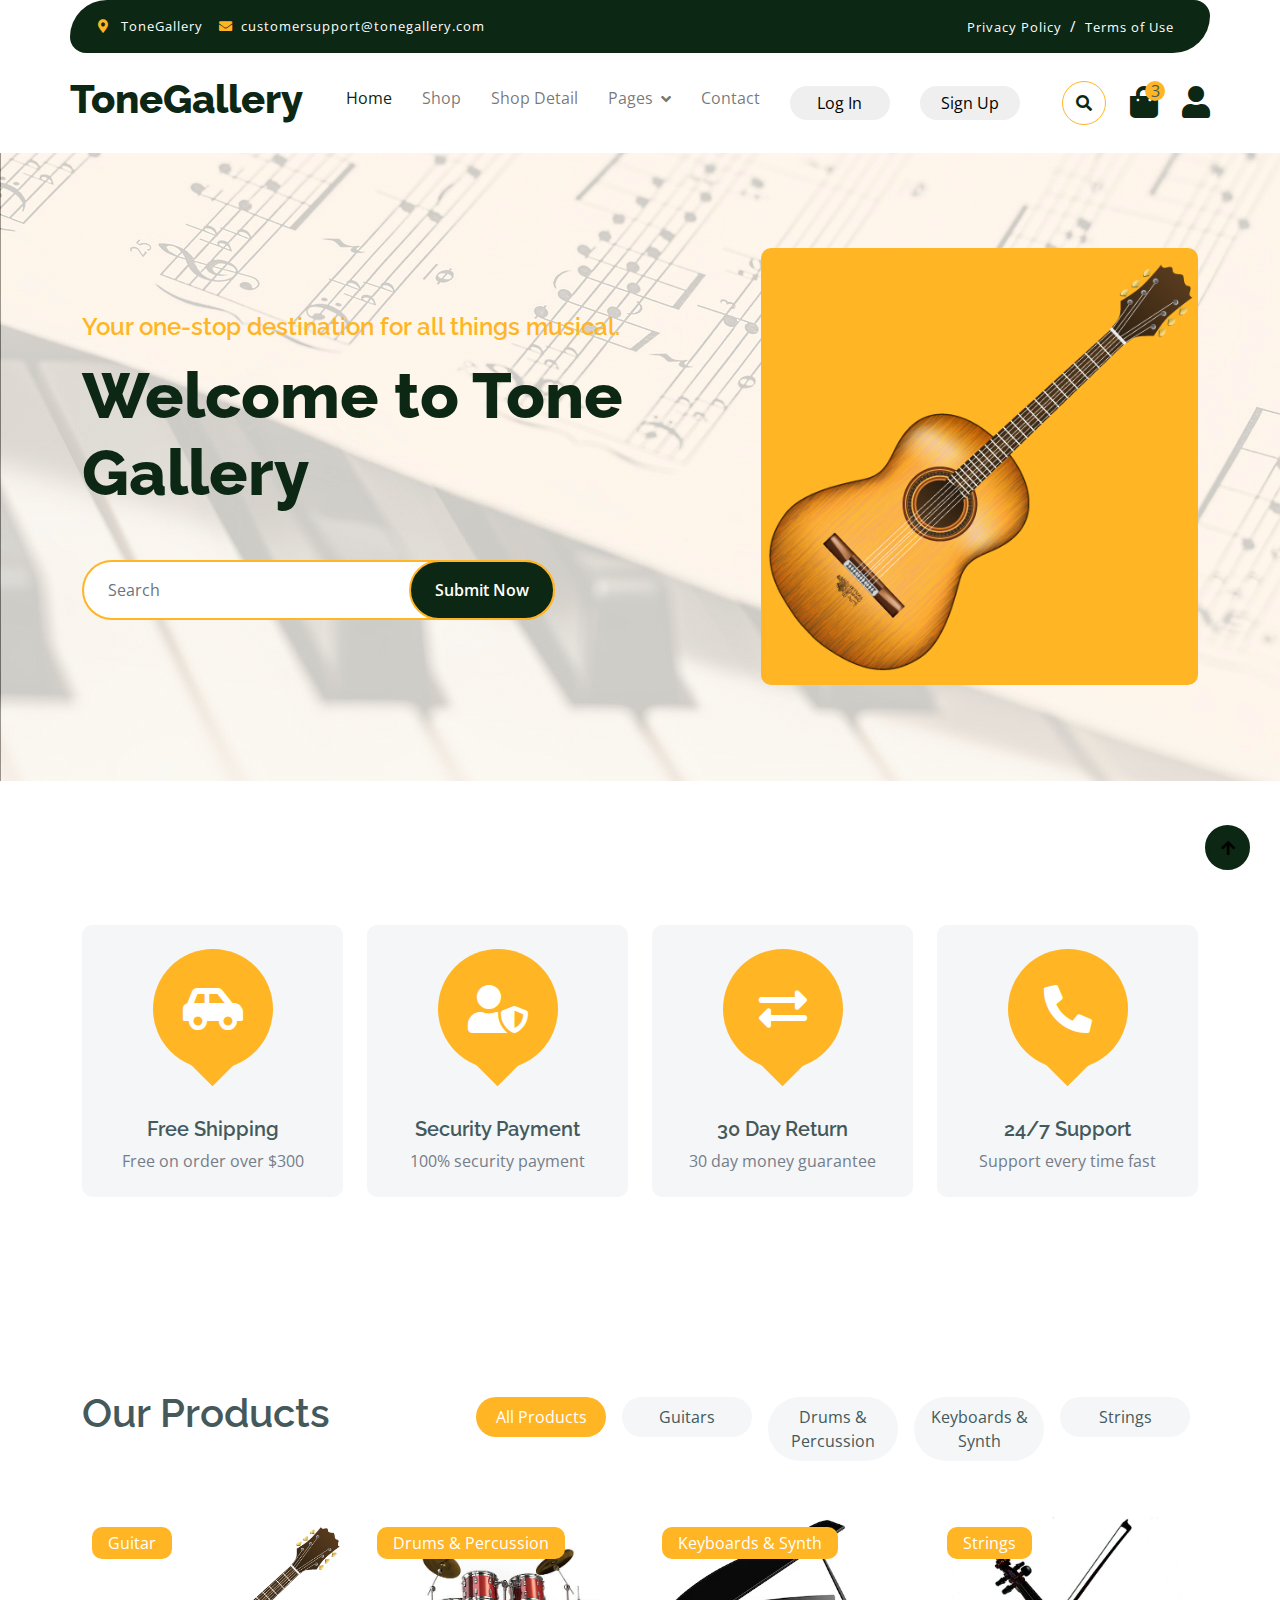
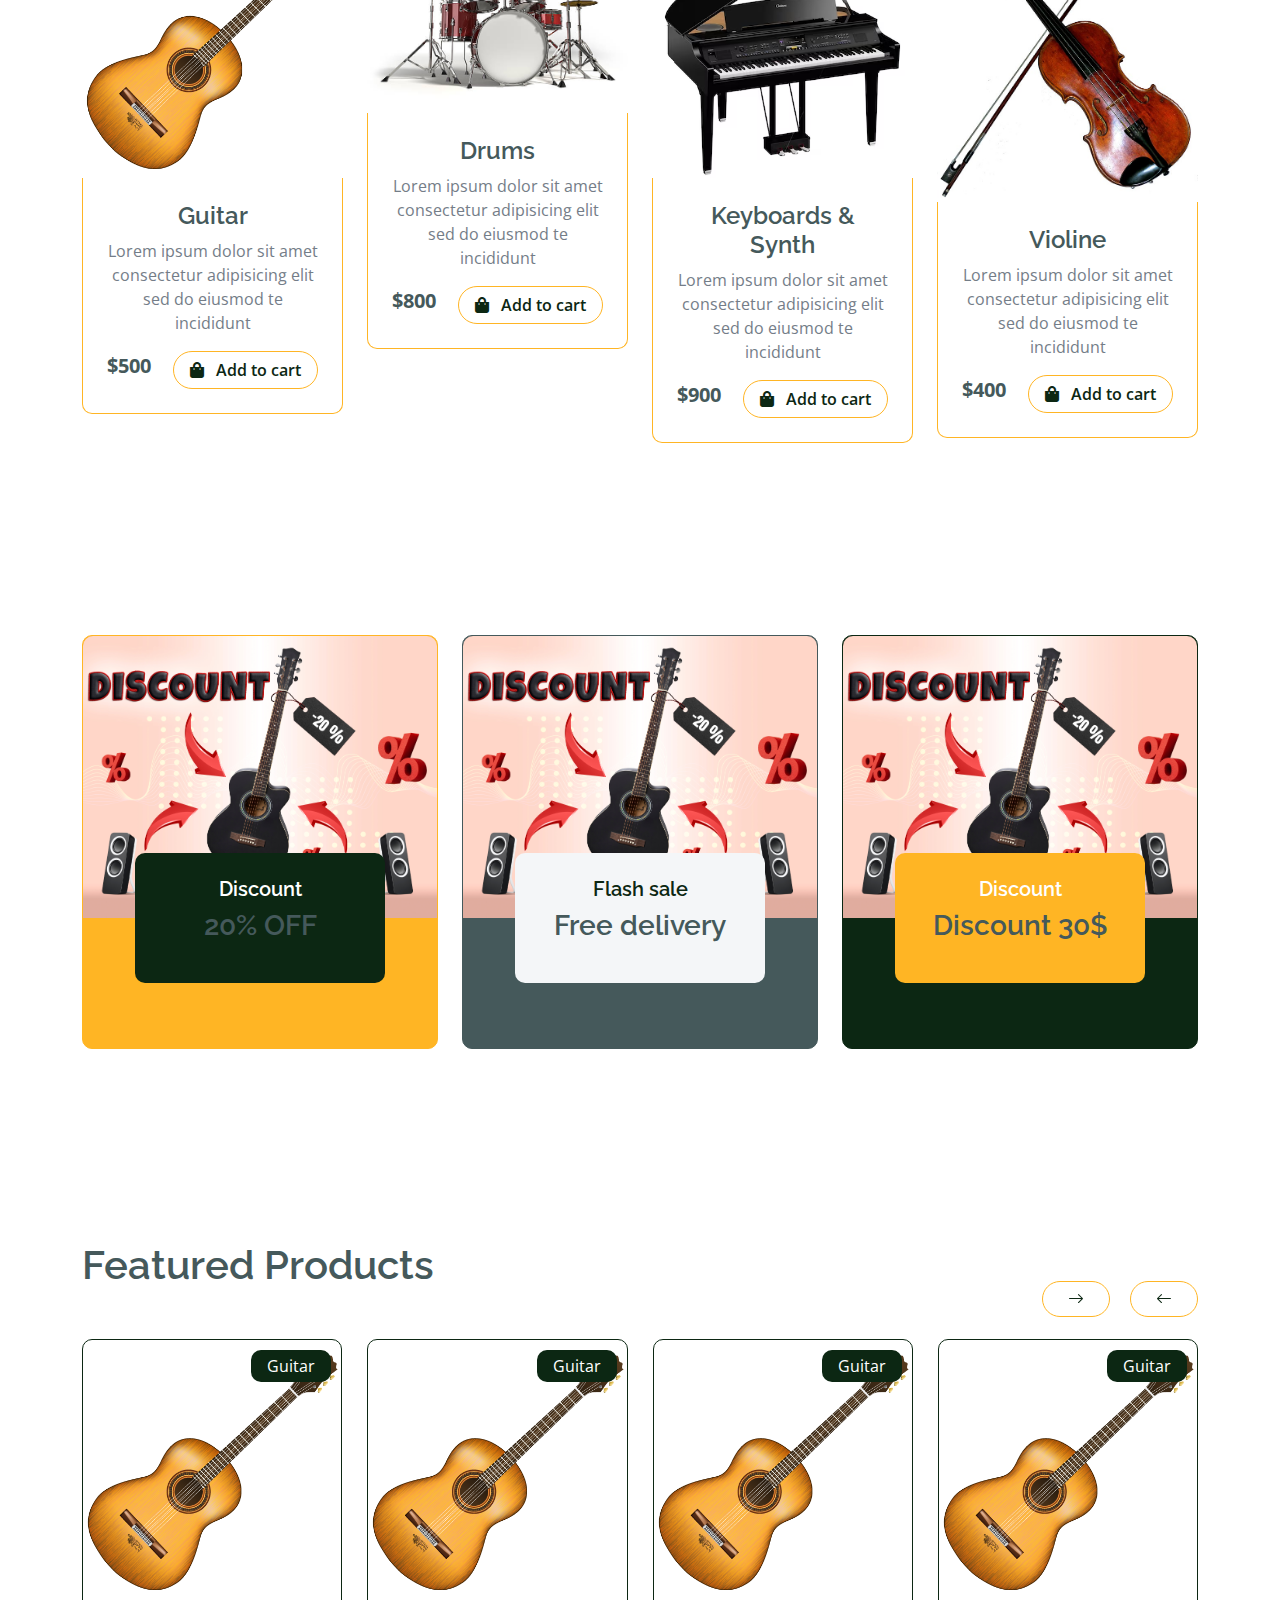
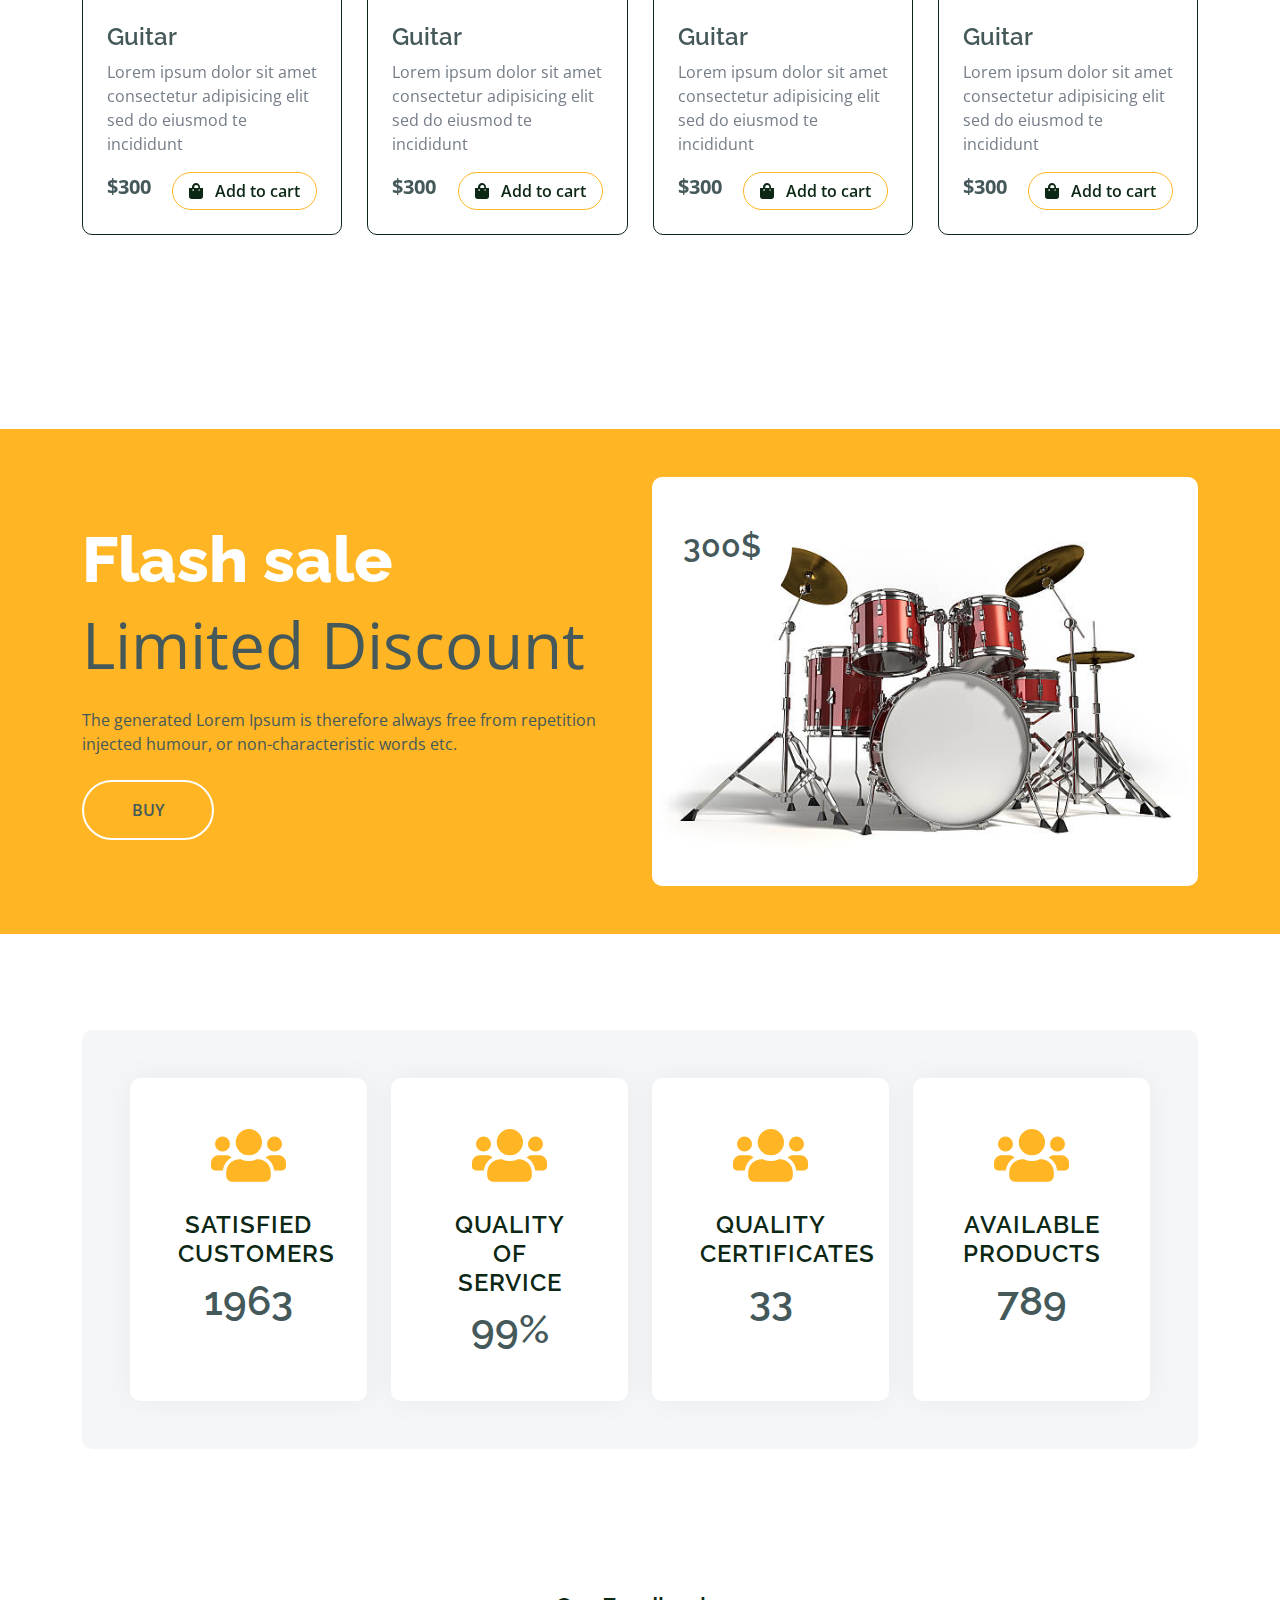
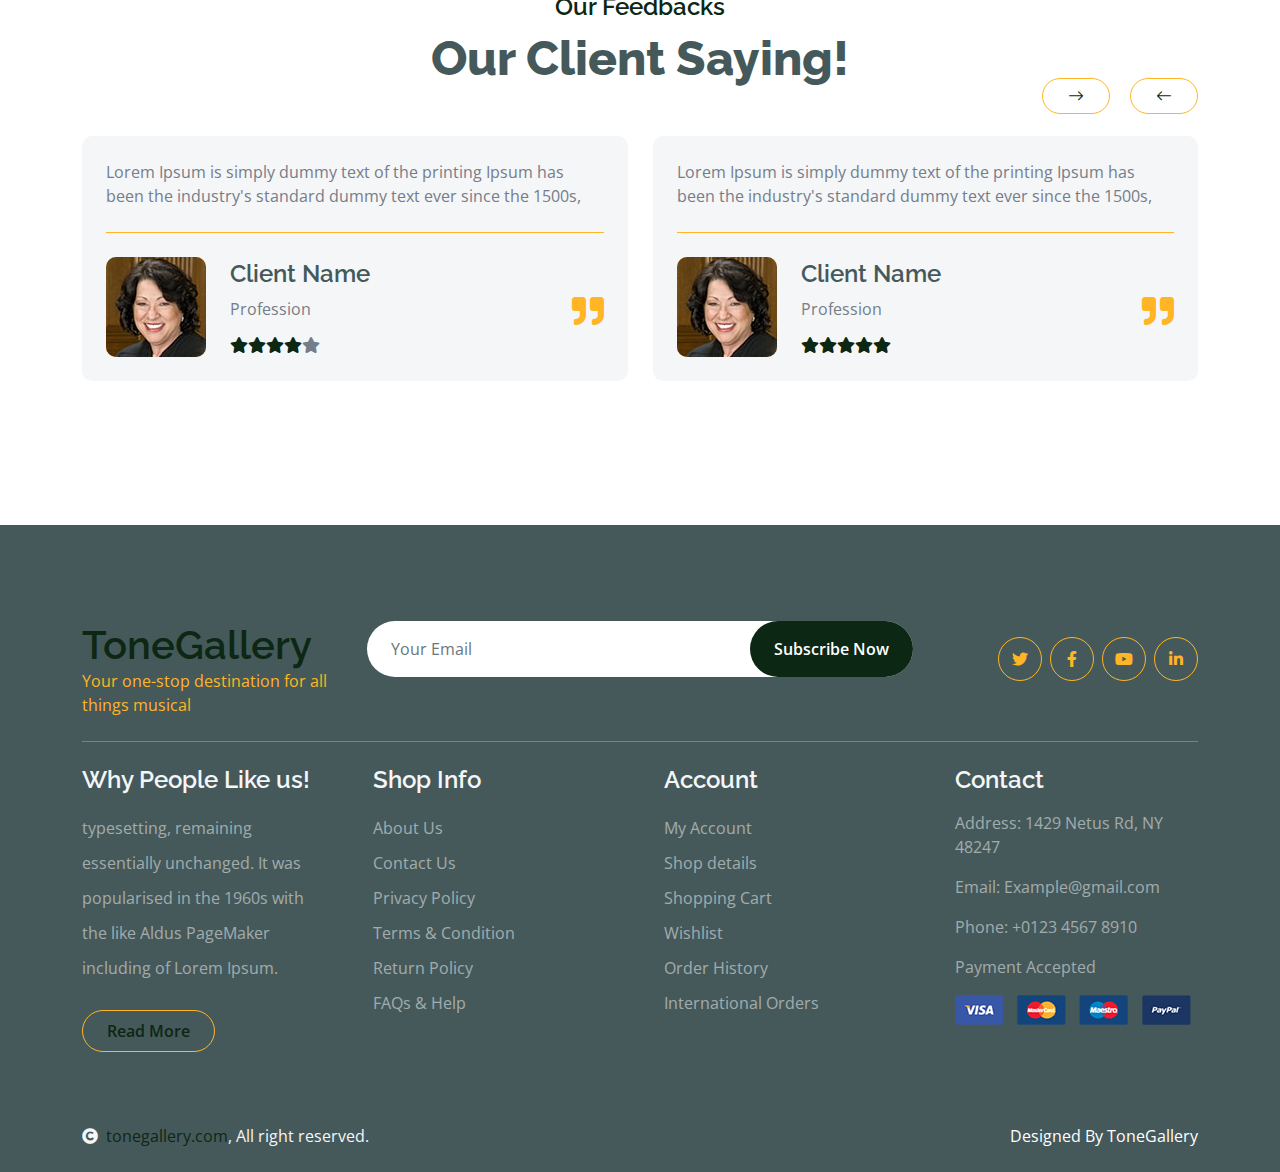
<file: index.html>
<!DOCTYPE html>
<html lang="en">

    <head>
        <meta charset="utf-8">
        <title>Tone Gallery</title>
        <meta content="width=device-width, initial-scale=1.0" name="viewport">
        <meta content="" name="keywords">
        <meta content="" name="description">

        <!-- Google Web Fonts -->
        <link rel="preconnect" href="https://fonts.googleapis.com">
        <link rel="preconnect" href="https://fonts.gstatic.com" crossorigin>
        <link href="https://fonts.googleapis.com/css2?family=Open+Sans:wght@400;600&family=Raleway:wght@600;800&display=swap" rel="stylesheet"> 

        <!-- Icon Font Stylesheet -->
        <link rel="stylesheet" href="https://use.fontawesome.com/releases/v5.15.4/css/all.css"/>
        <link href="https://cdn.jsdelivr.net/npm/bootstrap-icons@1.4.1/font/bootstrap-icons.css" rel="stylesheet">

        <!-- Libraries Stylesheet -->
        <link href="lib/lightbox/css/lightbox.min.css" rel="stylesheet">
        <link href="lib/owlcarousel/assets/owl.carousel.min.css" rel="stylesheet">


        <!-- Customized Bootstrap Stylesheet -->
        <link href="css/bootstrap.min.css" rel="stylesheet">

        <!-- Template Stylesheet -->
        <link href="css/style.css" rel="stylesheet">
    </head>

    <body>

        <!-- Spinner Start -->
        <div id="spinner" class="show w-100 vh-100 bg-white position-fixed translate-middle top-50 start-50  d-flex align-items-center justify-content-center">
            <div class="spinner-grow text-primary" role="status"></div>
        </div>
        <!-- Spinner End -->


        <!-- Navbar start -->
        <div class="container-fluid fixed-top">
            <div class="container topbar bg-primary d-none d-lg-block">
                <div class="d-flex justify-content-between">
                    <div class="top-info ps-2">
                        <small class="me-3"><i class="fas fa-map-marker-alt me-2 text-secondary"></i> <a href="#" class="text-white">ToneGallery</a></small>
                        <small class="me-3"><i class="fas fa-envelope me-2 text-secondary"></i><a href="#" class="text-white">customersupport@tonegallery.com</a></small>
                    </div>
                    <div class="top-link pe-2">
                        <a href="#" class="text-white"><small class="text-white mx-2">Privacy Policy</small>/</a>
                        <a href="#" class="text-white"><small class="text-white mx-2">Terms of Use</small></a> 
                    </div>
                </div>
            </div>
            <div class="container px-0">
                <nav class="navbar navbar-light bg-white navbar-expand-xl">
                    <a href="index.html" class="navbar-brand"><h1 class="text-primary display-6">ToneGallery</h1></a>
                    <button class="navbar-toggler py-2 px-3" type="button" data-bs-toggle="collapse" data-bs-target="#navbarCollapse">
                        <span class="fa fa-bars text-primary"></span>
                    </button>
                    <div class="collapse navbar-collapse bg-white" id="navbarCollapse">
                        <div class="navbar-nav mx-auto">
                            <a href="index.html" class="nav-item nav-link active">Home</a>
                            <a href="shop.html" class="nav-item nav-link">Shop</a>
                            <a href="shop-detail.html" class="nav-item nav-link">Shop Detail</a>
                            <div class="nav-item dropdown">
                                <a href="#" class="nav-link dropdown-toggle" data-bs-toggle="dropdown">Pages</a>
                                <div class="dropdown-menu m-0 bg-secondary rounded-0">
                                    <a href="cart.html" class="dropdown-item">Cart</a>
                                    <a href="chackout.html" class="dropdown-item">Chackout</a>
                                    <a href="feedback.html" class="dropdown-item">Feedbacks</a>
                                    <a href="404.html" class="dropdown-item">404 Page</a>
                                </div>
                            </div>
                            <a href="contact.html" class="nav-item nav-link">Contact</a>
                            <a href="log.html" class="nav-item nav-link active"><button style="border-radius: 20px;padding:5px 5px;width:100px;border:0px;">Log In</button></a>
                            <a href="log.html" class="nav-item nav-link active"><button style="border-radius: 20px;padding:5px 5px;width:100px;border:0px;">Sign Up</button></a>
                        </div>
                        <div class="d-flex m-3 me-0">
                            <button class="btn-search btn border border-secondary btn-md-square rounded-circle bg-white me-4" data-bs-toggle="modal" data-bs-target="#searchModal"><i class="fas fa-search text-primary"></i></button>
                            <a href="#" class="position-relative me-4 my-auto">
                                <i class="fa fa-shopping-bag fa-2x"></i>
                                <span class="position-absolute bg-secondary rounded-circle d-flex align-items-center justify-content-center text-dark px-1" style="top: -5px; left: 15px; height: 20px; min-width: 20px;">3</span>
                            </a>
                            <a href="#" class="my-auto">
                                <i class="fas fa-user fa-2x"></i>
                            </a>
                        </div>
                    </div>
                </nav>
            </div>
        </div>
        <!-- Navbar End -->


        <!-- Modal Search Start -->
        <div class="modal fade" id="searchModal" tabindex="-1" aria-labelledby="exampleModalLabel" aria-hidden="true">
            <div class="modal-dialog modal-fullscreen">
                <div class="modal-content rounded-0">
                    <div class="modal-header">
                        <h5 class="modal-title" id="exampleModalLabel">Search by keyword</h5>
                        <button type="button" class="btn-close" data-bs-dismiss="modal" aria-label="Close"></button>
                    </div>
                    <div class="modal-body d-flex align-items-center">
                        <div class="input-group w-75 mx-auto d-flex">
                            <input type="search" class="form-control p-3" placeholder="keywords" aria-describedby="search-icon-1">
                            <span id="search-icon-1" class="input-group-text p-3"><i class="fa fa-search"></i></span>
                        </div>
                    </div>
                </div>
            </div>
        </div>
        <!-- Modal Search End -->


        <!-- Hero Start -->
        <div class="container-fluid py-5 mb-5 hero-header">
            <div class="container py-5">
                <div class="row g-5 align-items-center">
                    <div class="col-md-12 col-lg-7">
                        <h4 class="mb-3 text-secondary">Your one-stop destination for all things musical. </h4>
                        <h1 class="mb-5 display-3 text-primary">Welcome to Tone Gallery</h1>
                        <div class="position-relative mx-auto">
                            <input class="form-control border-2 border-secondary w-75 py-3 px-4 rounded-pill" type="number" placeholder="Search">
                            <button type="submit" class="btn btn-primary border-2 border-secondary py-3 px-4 position-absolute rounded-pill text-white h-100" style="top: 0; right: 25%;">Submit Now</button>
                        </div>
                    </div>
                    <div class="col-md-12 col-lg-5">
                        <div id="carouselId" class="carousel slide position-relative" data-bs-ride="carousel">
                            <div class="carousel-inner" role="listbox">
                                <div class="carousel-item active rounded">
                                    <img src="img/guitar.jpg" class="img-fluid w-100 h-100 bg-secondary rounded" alt="First slide">
                                    
                                </div>
                                <div class="carousel-item rounded">
                                    <img src="img/piano.avif" class="img-fluid w-100 h-100 rounded" alt="Second slide">
                                    
                                </div>
                                <div class="carousel-item rounded">
                                    <img src="img/drums.jpg" class="img-fluid w-100 h-100 bg-secondary rounded" alt="First slide">
                                    
                                </div>
                                <div class="carousel-item rounded">
                                    <img src="img/bass.jpg" class="img-fluid w-100 h-100 rounded" alt="Second slide">
                                    
                                </div>
                                
                                <div class="carousel-item rounded">
                                    <img src="img/violine.JPG" class="img-fluid w-100 h-100 rounded" alt="Second slide">
                                    
                                </div>
                            </div>
                            
                        </div>
                    </div>
                </div>
            </div>
        </div>
        <!-- Hero End -->


        <!-- Featurs Section Start -->
        <div class="container-fluid featurs py-5">
            <div class="container py-5">
                <div class="row g-4">
                    <div class="col-md-6 col-lg-3">
                        <div class="featurs-item text-center rounded bg-light p-4">
                            <div class="featurs-icon btn-square rounded-circle bg-secondary mb-5 mx-auto">
                                <i class="fas fa-car-side fa-3x text-white"></i>
                            </div>
                            <div class="featurs-content text-center">
                                <h5>Free Shipping</h5>
                                <p class="mb-0">Free on order over $300</p>
                            </div>
                        </div>
                    </div>
                    <div class="col-md-6 col-lg-3">
                        <div class="featurs-item text-center rounded bg-light p-4">
                            <div class="featurs-icon btn-square rounded-circle bg-secondary mb-5 mx-auto">
                                <i class="fas fa-user-shield fa-3x text-white"></i>
                            </div>
                            <div class="featurs-content text-center">
                                <h5>Security Payment</h5>
                                <p class="mb-0">100% security payment</p>
                            </div>
                        </div>
                    </div>
                    <div class="col-md-6 col-lg-3">
                        <div class="featurs-item text-center rounded bg-light p-4">
                            <div class="featurs-icon btn-square rounded-circle bg-secondary mb-5 mx-auto">
                                <i class="fas fa-exchange-alt fa-3x text-white"></i>
                            </div>
                            <div class="featurs-content text-center">
                                <h5>30 Day Return</h5>
                                <p class="mb-0">30 day money guarantee</p>
                            </div>
                        </div>
                    </div>
                    <div class="col-md-6 col-lg-3">
                        <div class="featurs-item text-center rounded bg-light p-4">
                            <div class="featurs-icon btn-square rounded-circle bg-secondary mb-5 mx-auto">
                                <i class="fa fa-phone-alt fa-3x text-white"></i>
                            </div>
                            <div class="featurs-content text-center">
                                <h5>24/7 Support</h5>
                                <p class="mb-0">Support every time fast</p>
                            </div>
                        </div>
                    </div>
                </div>
            </div>
        </div>
        <!-- Featurs Section End -->


        <!-- Fruits Shop Start-->
        <div class="container-fluid fruite py-5">
            <div class="container py-5">
                <div class="tab-class text-center">
                    <div class="row g-4">
                        <div class="col-lg-4 text-start">
                            <h1>Our Products</h1>
                        </div>
                        <div class="col-lg-8 text-end">
                            <ul class="nav nav-pills d-inline-flex text-center mb-5">
                                <li class="nav-item">
                                    <a class="d-flex m-2 py-2 bg-light rounded-pill active" data-bs-toggle="pill" href="#tab-1">
                                        <span class="text-dark" style="width: 130px;">All Products</span>
                                    </a>
                                </li>
                                <li class="nav-item">
                                    <a class="d-flex py-2 m-2 bg-light rounded-pill" data-bs-toggle="pill" href="#tab-2">
                                        <span class="text-dark" style="width: 130px;">Guitars</span>
                                    </a>
                                </li>
                                <li class="nav-item">
                                    <a class="d-flex m-2 py-2 bg-light rounded-pill" data-bs-toggle="pill" href="#tab-3">
                                        <span class="text-dark" style="width: 130px;">Drums & Percussion</span>
                                    </a>
                                </li>
                                <li class="nav-item">
                                    <a class="d-flex m-2 py-2 bg-light rounded-pill" data-bs-toggle="pill" href="#tab-4">
                                        <span class="text-dark" style="width: 130px;">Keyboards & Synth</span>
                                    </a>
                                </li>
                                <li class="nav-item">
                                    <a class="d-flex m-2 py-2 bg-light rounded-pill" data-bs-toggle="pill" href="#tab-5">
                                        <span class="text-dark" style="width: 130px;">Strings</span>
                                    </a>
                                </li>
                            </ul>
                        </div>
                    </div>
                    <div class="tab-content">
                        <div id="tab-1" class="tab-pane fade show p-0 active">
                            <div class="row g-4">
                                <div class="col-lg-12">
                                    <div class="row g-4">
                                        <div class="col-md-6 col-lg-4 col-xl-3">
                                            <div class="rounded position-relative fruite-item">
                                                <div class="fruite-img">
                                                    <img src="img/guitar.jpg" class="img-fluid w-100 rounded-top" alt="">
                                                </div>
                                                <div class="text-white bg-secondary px-3 py-1 rounded position-absolute" style="top: 10px; left: 10px;">Guitar</div>
                                                <div class="p-4 border border-secondary border-top-0 rounded-bottom">
                                                    <h4>Guitar</h4>
                                                    <p>Lorem ipsum dolor sit amet consectetur adipisicing elit sed do eiusmod te incididunt</p>
                                                    <div class="d-flex justify-content-between flex-lg-wrap">
                                                        <p class="text-dark fs-5 fw-bold mb-0">$500</p>
                                                        <a href="#" class="btn border border-secondary rounded-pill px-3 text-primary"><i class="fa fa-shopping-bag me-2 text-primary"></i> Add to cart</a>
                                                    </div>
                                                </div>
                                            </div>
                                        </div>
                                        <div class="col-md-6 col-lg-4 col-xl-3">
                                            <div class="rounded position-relative fruite-item">
                                                <div class="fruite-img">
                                                    <img src="img/drums.jpg" class="img-fluid w-100 rounded-top" alt="">
                                                </div>
                                                <div class="text-white bg-secondary px-3 py-1 rounded position-absolute" style="top: 10px; left: 10px;">Drums & Percussion</div>
                                                <div class="p-4 border border-secondary border-top-0 rounded-bottom">
                                                    <h4>Drums</h4>
                                                    <p>Lorem ipsum dolor sit amet consectetur adipisicing elit sed do eiusmod te incididunt</p>
                                                    <div class="d-flex justify-content-between flex-lg-wrap">
                                                        <p class="text-dark fs-5 fw-bold mb-0">$800</p>
                                                        <a href="#" class="btn border border-secondary rounded-pill px-3 text-primary"><i class="fa fa-shopping-bag me-2 text-primary"></i> Add to cart</a>
                                                    </div>
                                                </div>
                                            </div>
                                        </div>
                                        <div class="col-md-6 col-lg-4 col-xl-3">
                                            <div class="rounded position-relative fruite-item">
                                                <div class="fruite-img">
                                                    <img src="img/piano.avif" class="img-fluid w-100 rounded-top" alt="">
                                                </div>
                                                <div class="text-white bg-secondary px-3 py-1 rounded position-absolute" style="top: 10px; left: 10px;">Keyboards & Synth</div>
                                                <div class="p-4 border border-secondary border-top-0 rounded-bottom">
                                                    <h4>Keyboards & Synth</h4>
                                                    <p>Lorem ipsum dolor sit amet consectetur adipisicing elit sed do eiusmod te incididunt</p>
                                                    <div class="d-flex justify-content-between flex-lg-wrap">
                                                        <p class="text-dark fs-5 fw-bold mb-0">$900</p>
                                                        <a href="#" class="btn border border-secondary rounded-pill px-3 text-primary"><i class="fa fa-shopping-bag me-2 text-primary"></i> Add to cart</a>
                                                    </div>
                                                </div>
                                            </div>
                                        </div>
                                        <div class="col-md-6 col-lg-4 col-xl-3">
                                            <div class="rounded position-relative fruite-item">
                                                <div class="fruite-img">
                                                    <img src="img/violine.JPG" class="img-fluid w-100 rounded-top" alt="">
                                                </div>
                                                <div class="text-white bg-secondary px-3 py-1 rounded position-absolute" style="top: 10px; left: 10px;">Strings</div>
                                                <div class="p-4 border border-secondary border-top-0 rounded-bottom">
                                                    <h4>Violine</h4>
                                                    <p>Lorem ipsum dolor sit amet consectetur adipisicing elit sed do eiusmod te incididunt</p>
                                                    <div class="d-flex justify-content-between flex-lg-wrap">
                                                        <p class="text-dark fs-5 fw-bold mb-0">$400</p>
                                                        <a href="#" class="btn border border-secondary rounded-pill px-3 text-primary"><i class="fa fa-shopping-bag me-2 text-primary"></i> Add to cart</a>
                                                    </div>
                                                </div>
                                            </div>
                                        </div>
                                        
                                    </div>
                                </div>
                            </div>
                        </div>
                        </div></div>
                        </div></div>
                        


        <!-- Disocunts Start -->
        <div class="container-fluid service py-5">
            <div class="container py-5">
                <div class="row g-4 justify-content-center">
                    <div class="col-md-6 col-lg-4">
                        <a href="#">
                            <div class="service-item bg-secondary rounded border border-secondary">
                                <img src="img/discount.png" class="img-fluid rounded-top w-100" alt="">
                                <div class="px-4 rounded-bottom">
                                    <div class="service-content bg-primary text-center p-4 rounded">
                                        <h5 class="text-white">Discount</h5>
                                        <h3 class="mb-0">20% OFF</h3>
                                    </div>
                                </div>
                            </div>
                        </a>
                    </div>
                    <div class="col-md-6 col-lg-4">
                        <a href="#">
                            <div class="service-item bg-dark rounded border border-dark">
                                <img src="img/discount.png" class="img-fluid rounded-top w-100" alt="">
                                <div class="px-4 rounded-bottom">
                                    <div class="service-content bg-light text-center p-4 rounded">
                                        <h5 class="text-primary">Flash sale</h5>
                                        <h3 class="mb-0">Free delivery</h3>
                                    </div>
                                </div>
                            </div>
                        </a>
                    </div>
                    <div class="col-md-6 col-lg-4">
                        <a href="#">
                            <div class="service-item bg-primary rounded border border-primary">
                                <img src="img/discount.png" class="img-fluid rounded-top w-100" alt="">
                                <div class="px-4 rounded-bottom">
                                    <div class="service-content bg-secondary text-center p-4 rounded">
                                        <h5 class="text-white">Discount</h5>
                                        <h3 class="mb-0">Discount 30$</h3>
                                    </div>
                                </div>
                            </div>
                        </a>
                    </div>
                </div>
            </div>
        </div>
        <!-- Discounts End -->


        <!-- featured Shop Start-->
        <div class="container-fluid vesitable py-5">
            <div class="container py-5">
                <h1 class="mb-0">Featured Products</h1>
                <div class="owl-carousel vegetable-carousel justify-content-center">
                    <div class="border border-primary rounded position-relative vesitable-item">
                        <div class="vesitable-img">
                            <img src="img/guitar.jpg" class="img-fluid w-100 rounded-top" alt="">
                        </div>
                        <div class="text-white bg-primary px-3 py-1 rounded position-absolute" style="top: 10px; right: 10px;">Guitar</div>
                        <div class="p-4 rounded-bottom">
                            <h4>Guitar</h4>
                            <p>Lorem ipsum dolor sit amet consectetur adipisicing elit sed do eiusmod te incididunt</p>
                            <div class="d-flex justify-content-between flex-lg-wrap">
                                <p class="text-dark fs-5 fw-bold mb-0">$300</p>
                                <a href="#" class="btn border border-secondary rounded-pill px-3 text-primary"><i class="fa fa-shopping-bag me-2 text-primary"></i> Add to cart</a>
                            </div>
                        </div>
                    </div>
                    <div class="border border-primary rounded position-relative vesitable-item">
                        <div class="vesitable-img">
                            <img src="img/guitar.jpg" class="img-fluid w-100 rounded-top" alt="">
                        </div>
                        <div class="text-white bg-primary px-3 py-1 rounded position-absolute" style="top: 10px; right: 10px;">Guitar</div>
                        <div class="p-4 rounded-bottom">
                            <h4>Guitar</h4>
                            <p>Lorem ipsum dolor sit amet consectetur adipisicing elit sed do eiusmod te incididunt</p>
                            <div class="d-flex justify-content-between flex-lg-wrap">
                                <p class="text-dark fs-5 fw-bold mb-0">$300</p>
                                <a href="#" class="btn border border-secondary rounded-pill px-3 text-primary"><i class="fa fa-shopping-bag me-2 text-primary"></i> Add to cart</a>
                            </div>
                        </div>
                    </div>
                    <div class="border border-primary rounded position-relative vesitable-item">
                        <div class="vesitable-img">
                            <img src="img/guitar.jpg" class="img-fluid w-100 rounded-top" alt="">
                        </div>
                        <div class="text-white bg-primary px-3 py-1 rounded position-absolute" style="top: 10px; right: 10px;">Guitar</div>
                        <div class="p-4 rounded-bottom">
                            <h4>Guitar</h4>
                            <p>Lorem ipsum dolor sit amet consectetur adipisicing elit sed do eiusmod te incididunt</p>
                            <div class="d-flex justify-content-between flex-lg-wrap">
                                <p class="text-dark fs-5 fw-bold mb-0">$300</p>
                                <a href="#" class="btn border border-secondary rounded-pill px-3 text-primary"><i class="fa fa-shopping-bag me-2 text-primary"></i> Add to cart</a>
                            </div>
                        </div>
                    </div>
                    <div class="border border-primary rounded position-relative vesitable-item">
                        <div class="vesitable-img">
                            <img src="img/guitar.jpg" class="img-fluid w-100 rounded-top" alt="">
                        </div>
                        <div class="text-white bg-primary px-3 py-1 rounded position-absolute" style="top: 10px; right: 10px;">Guitar</div>
                        <div class="p-4 rounded-bottom">
                            <h4>Guitar</h4>
                            <p>Lorem ipsum dolor sit amet consectetur adipisicing elit sed do eiusmod te incididunt</p>
                            <div class="d-flex justify-content-between flex-lg-wrap">
                                <p class="text-dark fs-5 fw-bold mb-0">$300</p>
                                <a href="#" class="btn border border-secondary rounded-pill px-3 text-primary"><i class="fa fa-shopping-bag me-2 text-primary"></i> Add to cart</a>
                            </div>
                        </div>
                    </div>
                    <div class="border border-primary rounded position-relative vesitable-item">
                        <div class="vesitable-img">
                            <img src="img/guitar.jpg" class="img-fluid w-100 rounded-top" alt="">
                        </div>
                        <div class="text-white bg-primary px-3 py-1 rounded position-absolute" style="top: 10px; right: 10px;">Guitar</div>
                        <div class="p-4 rounded-bottom">
                            <h4>Guitar</h4>
                            <p>Lorem ipsum dolor sit amet consectetur adipisicing elit sed do eiusmod te incididunt</p>
                            <div class="d-flex justify-content-between flex-lg-wrap">
                                <p class="text-dark fs-5 fw-bold mb-0">$300</p>
                                <a href="#" class="btn border border-secondary rounded-pill px-3 text-primary"><i class="fa fa-shopping-bag me-2 text-primary"></i> Add to cart</a>
                            </div>
                        </div>
                    </div>
                    <div class="border border-primary rounded position-relative vesitable-item">
                        <div class="vesitable-img">
                            <img src="img/guitar.jpg" class="img-fluid w-100 rounded-top" alt="">
                        </div>
                        <div class="text-white bg-primary px-3 py-1 rounded position-absolute" style="top: 10px; right: 10px;">Guitar</div>
                        <div class="p-4 rounded-bottom">
                            <h4>Guitar</h4>
                            <p>Lorem ipsum dolor sit amet consectetur adipisicing elit sed do eiusmod te incididunt</p>
                            <div class="d-flex justify-content-between flex-lg-wrap">
                                <p class="text-dark fs-5 fw-bold mb-0">$300</p>
                                <a href="#" class="btn border border-secondary rounded-pill px-3 text-primary"><i class="fa fa-shopping-bag me-2 text-primary"></i> Add to cart</a>
                            </div>
                        </div>
                    </div>
                    <div class="border border-primary rounded position-relative vesitable-item">
                        <div class="vesitable-img">
                            <img src="img/guitar.jpg" class="img-fluid w-100 rounded-top" alt="">
                        </div>
                        <div class="text-white bg-primary px-3 py-1 rounded position-absolute" style="top: 10px; right: 10px;">Guitar</div>
                        <div class="p-4 rounded-bottom">
                            <h4>Guitar</h4>
                            <p>Lorem ipsum dolor sit amet consectetur adipisicing elit sed do eiusmod te incididunt</p>
                            <div class="d-flex justify-content-between flex-lg-wrap">
                                <p class="text-dark fs-5 fw-bold mb-0">$300</p>
                                <a href="#" class="btn border border-secondary rounded-pill px-3 text-primary"><i class="fa fa-shopping-bag me-2 text-primary"></i> Add to cart</a>
                            </div>
                        </div>
                    </div>
                    <div class="border border-primary rounded position-relative vesitable-item">
                        <div class="vesitable-img">
                            <img src="img/guitar.jpg" class="img-fluid w-100 rounded-top" alt="">
                        </div>
                        <div class="text-white bg-primary px-3 py-1 rounded position-absolute" style="top: 10px; right: 10px;">Guitar</div>
                        <div class="p-4 rounded-bottom">
                            <h4>Guitar</h4>
                            <p>Lorem ipsum dolor sit amet consectetur adipisicing elit sed do eiusmod te incididunt</p>
                            <div class="d-flex justify-content-between flex-lg-wrap">
                                <p class="text-dark fs-5 fw-bold mb-0">$300</p>
                                <a href="#" class="btn border border-secondary rounded-pill px-3 text-primary"><i class="fa fa-shopping-bag me-2 text-primary"></i> Add to cart</a>
                            </div>
                        </div>
                    </div>
                </div>
            </div>
        </div>
        <!-- Vesitable Shop End -->


        <!-- Banner Section Start-->
        <div class="container-fluid banner bg-secondary my-5">
            <div class="container py-5">
                <div class="row g-4 align-items-center">
                    <div class="col-lg-6">
                        <div class="py-4">
                            <h1 class="display-3 text-white">Flash sale</h1>
                            <p class="fw-normal display-3 text-dark mb-4">Limited Discount</p>
                            <p class="mb-4 text-dark">The generated Lorem Ipsum is therefore always free from repetition injected humour, or non-characteristic words etc.</p>
                            <a href="#" class="banner-btn btn border-2 border-white rounded-pill text-dark py-3 px-5">BUY</a>
                        </div>
                    </div>
                    <div class="col-lg-6">
                        <div class="position-relative">
                            <img src="img/drums.jpg" class="img-fluid w-100 rounded" alt="">
                            <div class="d-flex align-items-center justify-content-center bg-white rounded-circle position-absolute" style="width: 140px; height: 140px; top: 0; left: 0;">
                                <h1 style="font-size: 100px;"></h1>
                                <div class="d-flex flex-column">
                                    <span class="h2 mb-0">300$</span>
                                    <span class="h4 text-muted mb-0"></span>
                                </div>
                            </div>
                        </div>
                    </div>
                </div>
            </div>
        </div>
        <!-- Banner Section End -->


       

        <!-- Fact Start -->
        <div class="container-fluid py-5">
            <div class="container">
                <div class="bg-light p-5 rounded">
                    <div class="row g-4 justify-content-center">
                        <div class="col-md-6 col-lg-6 col-xl-3">
                            <div class="counter bg-white rounded p-5">
                                <i class="fa fa-users text-secondary"></i>
                                <h4>satisfied customers</h4>
                                <h1>1963</h1>
                            </div>
                        </div>
                        <div class="col-md-6 col-lg-6 col-xl-3">
                            <div class="counter bg-white rounded p-5">
                                <i class="fa fa-users text-secondary"></i>
                                <h4>quality of service</h4>
                                <h1>99%</h1>
                            </div>
                        </div>
                        <div class="col-md-6 col-lg-6 col-xl-3">
                            <div class="counter bg-white rounded p-5">
                                <i class="fa fa-users text-secondary"></i>
                                <h4>quality certificates</h4>
                                <h1>33</h1>
                            </div>
                        </div>
                        <div class="col-md-6 col-lg-6 col-xl-3">
                            <div class="counter bg-white rounded p-5">
                                <i class="fa fa-users text-secondary"></i>
                                <h4>Available Products</h4>
                                <h1>789</h1>
                            </div>
                        </div>
                    </div>
                </div>
            </div>
        </div>
        <!-- Fact Start -->


        <!-- Tastimonial Start -->
        <div class="container-fluid testimonial py-5">
            <div class="container py-5">
                <div class="testimonial-header text-center">
                    <h4 class="text-primary">Our Feedbacks</h4>
                    <h1 class="display-5 mb-5 text-dark">Our Client Saying!</h1>
                </div>
                <div class="owl-carousel testimonial-carousel">
                    <div class="testimonial-item img-border-radius bg-light rounded p-4">
                        <div class="position-relative">
                            <i class="fa fa-quote-right fa-2x text-secondary position-absolute" style="bottom: 30px; right: 0;"></i>
                            <div class="mb-4 pb-4 border-bottom border-secondary">
                                <p class="mb-0">Lorem Ipsum is simply dummy text of the printing Ipsum has been the industry's standard dummy text ever since the 1500s,
                                </p>
                            </div>
                            <div class="d-flex align-items-center flex-nowrap">
                                <div class="bg-secondary rounded">
                                    <img src="img/testimonial-1.jpg" class="img-fluid rounded" style="width: 100px; height: 100px;" alt="">
                                </div>
                                <div class="ms-4 d-block">
                                    <h4 class="text-dark">Client Name</h4>
                                    <p class="m-0 pb-3">Profession</p>
                                    <div class="d-flex pe-5">
                                        <i class="fas fa-star text-primary"></i>
                                        <i class="fas fa-star text-primary"></i>
                                        <i class="fas fa-star text-primary"></i>
                                        <i class="fas fa-star text-primary"></i>
                                        <i class="fas fa-star"></i>
                                    </div>
                                </div>
                            </div>
                        </div>
                    </div>
                    <div class="testimonial-item img-border-radius bg-light rounded p-4">
                        <div class="position-relative">
                            <i class="fa fa-quote-right fa-2x text-secondary position-absolute" style="bottom: 30px; right: 0;"></i>
                            <div class="mb-4 pb-4 border-bottom border-secondary">
                                <p class="mb-0">Lorem Ipsum is simply dummy text of the printing Ipsum has been the industry's standard dummy text ever since the 1500s,
                                </p>
                            </div>
                            <div class="d-flex align-items-center flex-nowrap">
                                <div class="bg-secondary rounded">
                                    <img src="img/testimonial-1.jpg" class="img-fluid rounded" style="width: 100px; height: 100px;" alt="">
                                </div>
                                <div class="ms-4 d-block">
                                    <h4 class="text-dark">Client Name</h4>
                                    <p class="m-0 pb-3">Profession</p>
                                    <div class="d-flex pe-5">
                                        <i class="fas fa-star text-primary"></i>
                                        <i class="fas fa-star text-primary"></i>
                                        <i class="fas fa-star text-primary"></i>
                                        <i class="fas fa-star text-primary"></i>
                                        <i class="fas fa-star text-primary"></i>
                                    </div>
                                </div>
                            </div>
                        </div>
                    </div>
                    <div class="testimonial-item img-border-radius bg-light rounded p-4">
                        <div class="position-relative">
                            <i class="fa fa-quote-right fa-2x text-secondary position-absolute" style="bottom: 30px; right: 0;"></i>
                            <div class="mb-4 pb-4 border-bottom border-secondary">
                                <p class="mb-0">Lorem Ipsum is simply dummy text of the printing Ipsum has been the industry's standard dummy text ever since the 1500s,
                                </p>
                            </div>
                            <div class="d-flex align-items-center flex-nowrap">
                                <div class="bg-secondary rounded">
                                    <img src="img/testimonial-1.jpg" class="img-fluid rounded" style="width: 100px; height: 100px;" alt="">
                                </div>
                                <div class="ms-4 d-block">
                                    <h4 class="text-dark">Client Name</h4>
                                    <p class="m-0 pb-3">Profession</p>
                                    <div class="d-flex pe-5">
                                        <i class="fas fa-star text-primary"></i>
                                        <i class="fas fa-star text-primary"></i>
                                        <i class="fas fa-star text-primary"></i>
                                        <i class="fas fa-star text-primary"></i>
                                        <i class="fas fa-star text-primary"></i>
                                    </div>
                                </div>
                            </div>
                        </div>
                    </div>
                </div>
            </div>
        </div>
        <!-- Tastimonial End -->


        <!-- Footer Start -->
        <div class="container-fluid bg-dark text-white-50 footer pt-5 mt-5">
            <div class="container py-5">
                <div class="pb-4 mb-4" style="border-bottom: 1px solid rgba(226, 175, 24, 0.5) ;">
                    <div class="row g-4">
                        <div class="col-lg-3">
                            <a href="#">
                                <h1 class="text-primary mb-0">ToneGallery</h1>
                                <p class="text-secondary mb-0">Your one-stop destination for all things musical</p>
                            </a>
                        </div>
                        <div class="col-lg-6">
                            <div class="position-relative mx-auto">
                                <input class="form-control border-0 w-100 py-3 px-4 rounded-pill" type="number" placeholder="Your Email">
                                <button type="submit" class="btn btn-primary border-0 border-secondary py-3 px-4 position-absolute rounded-pill text-white" style="top: 0; right: 0;">Subscribe Now</button>
                            </div>
                        </div>
                        <div class="col-lg-3">
                            <div class="d-flex justify-content-end pt-3">
                                <a class="btn  btn-outline-secondary me-2 btn-md-square rounded-circle" href=""><i class="fab fa-twitter"></i></a>
                                <a class="btn btn-outline-secondary me-2 btn-md-square rounded-circle" href=""><i class="fab fa-facebook-f"></i></a>
                                <a class="btn btn-outline-secondary me-2 btn-md-square rounded-circle" href=""><i class="fab fa-youtube"></i></a>
                                <a class="btn btn-outline-secondary btn-md-square rounded-circle" href=""><i class="fab fa-linkedin-in"></i></a>
                            </div>
                        </div>
                    </div>
                </div>
                <div class="row g-5">
                    <div class="col-lg-3 col-md-6">
                        <div class="footer-item">
                            <h4 class="text-light mb-3">Why People Like us!</h4>
                            <p class="mb-4">typesetting, remaining essentially unchanged. It was 
                                popularised in the 1960s with the like Aldus PageMaker including of Lorem Ipsum.</p>
                            <a href="" class="btn border-secondary py-2 px-4 rounded-pill text-primary">Read More</a>
                        </div>
                    </div>
                    <div class="col-lg-3 col-md-6">
                        <div class="d-flex flex-column text-start footer-item">
                            <h4 class="text-light mb-3">Shop Info</h4>
                            <a class="btn-link" href="">About Us</a>
                            <a class="btn-link" href="">Contact Us</a>
                            <a class="btn-link" href="">Privacy Policy</a>
                            <a class="btn-link" href="">Terms & Condition</a>
                            <a class="btn-link" href="">Return Policy</a>
                            <a class="btn-link" href="">FAQs & Help</a>
                        </div>
                    </div>
                    <div class="col-lg-3 col-md-6">
                        <div class="d-flex flex-column text-start footer-item">
                            <h4 class="text-light mb-3">Account</h4>
                            <a class="btn-link" href="">My Account</a>
                            <a class="btn-link" href="">Shop details</a>
                            <a class="btn-link" href="">Shopping Cart</a>
                            <a class="btn-link" href="">Wishlist</a>
                            <a class="btn-link" href="">Order History</a>
                            <a class="btn-link" href="">International Orders</a>
                        </div>
                    </div>
                    <div class="col-lg-3 col-md-6">
                        <div class="footer-item">
                            <h4 class="text-light mb-3">Contact</h4>
                            <p>Address: 1429 Netus Rd, NY 48247</p>
                            <p>Email: Example@gmail.com</p>
                            <p>Phone: +0123 4567 8910</p>
                            <p>Payment Accepted</p>
                            <img src="img/payment.png" class="img-fluid" alt="">
                        </div>
                    </div>
                </div>
            </div>
        </div>
        <!-- Footer End -->

        <!-- Copyright Start -->
        <div class="container-fluid copyright bg-dark py-4">
            <div class="container">
                <div class="row">
                    <div class="col-md-6 text-center text-md-start mb-3 mb-md-0">
                        <span class="text-light"><a href="#"><i class="fas fa-copyright text-light me-2"></i>tonegallery.com</a>, All right reserved.</span>
                    </div>
                    <div class="col-md-6 my-auto text-center text-md-end text-white">
                        
                        Designed By ToneGallery</a>
                    </div>
                </div>
            </div>
        </div>
        <!-- Copyright End -->



        <!-- Back to Top -->
        <a href="#" class="btn btn-primary border-3 border-primary rounded-circle back-to-top"><i class="fa fa-arrow-up"></i></a>   

        
    <!-- JavaScript Libraries -->
    <script src="https://ajax.googleapis.com/ajax/libs/jquery/3.6.4/jquery.min.js"></script>
    <script src="https://cdn.jsdelivr.net/npm/bootstrap@5.0.0/dist/js/bootstrap.bundle.min.js"></script>
    <script src="lib/easing/easing.min.js"></script>
    <script src="lib/waypoints/waypoints.min.js"></script>
    <script src="lib/lightbox/js/lightbox.min.js"></script>
    <script src="lib/owlcarousel/owl.carousel.min.js"></script>

    <!-- Template Javascript -->
    <script src="js/main.js"></script>
    </body>

</html>
</file>
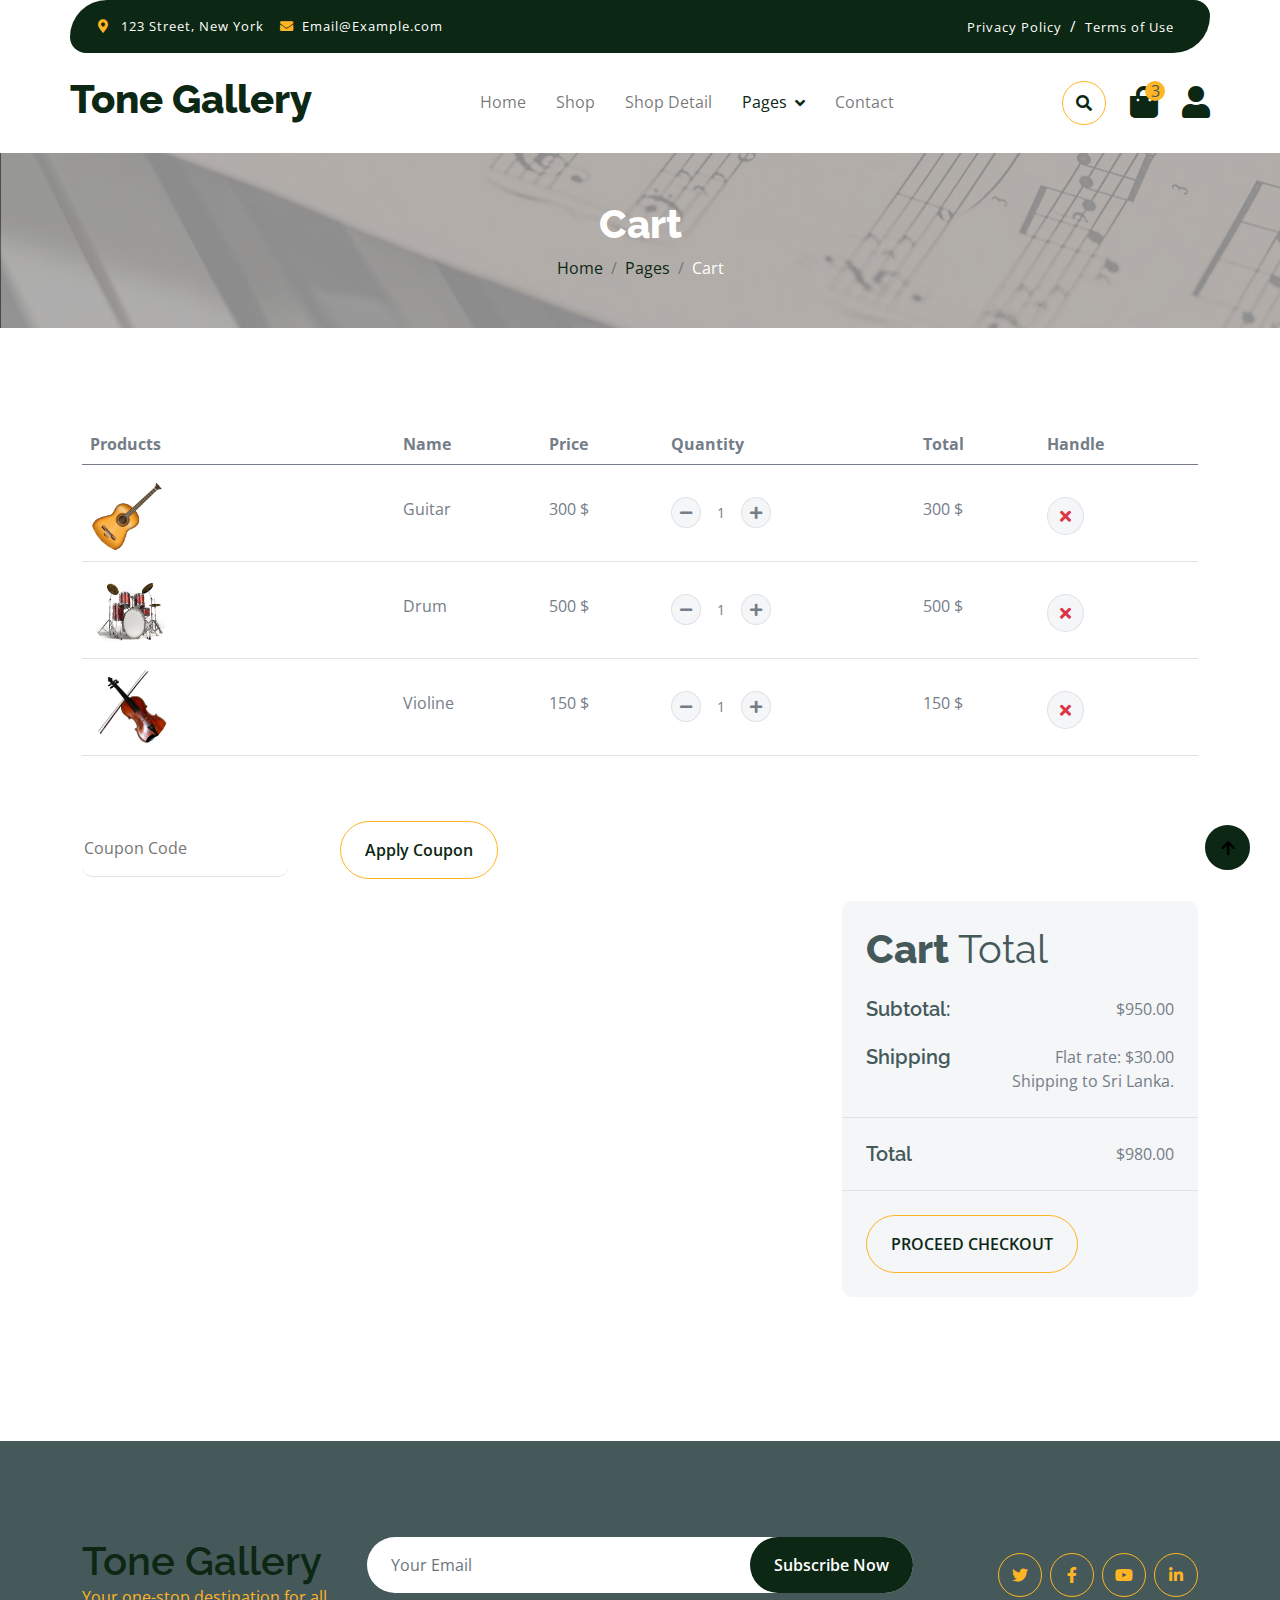
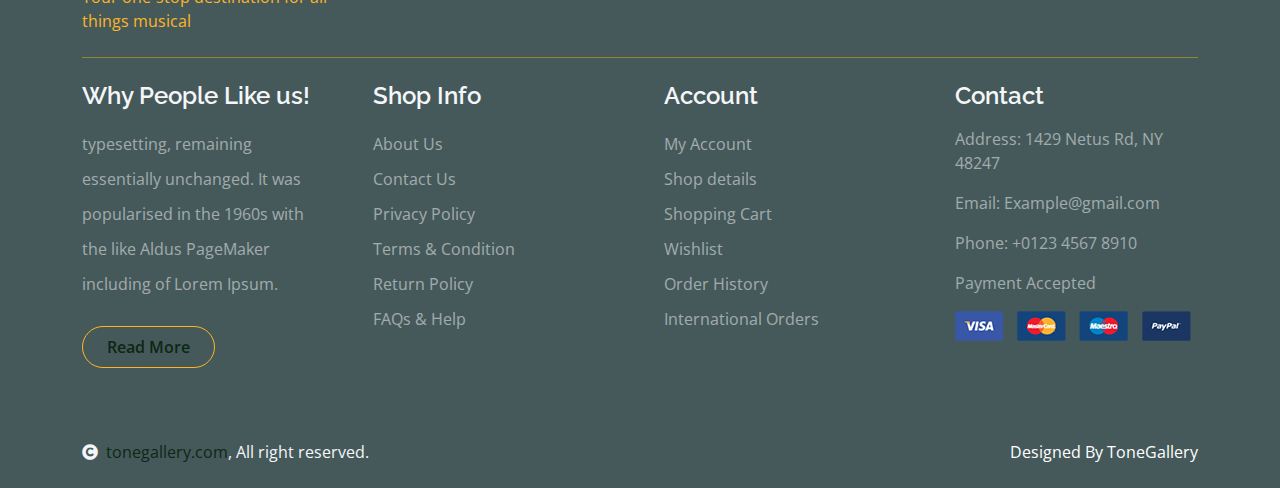
<file: cart.html>
<!DOCTYPE html>
<html lang="en">

    <head>
        <meta charset="utf-8">
        <title>Tone Gallery | Cart</title>
        <meta content="width=device-width, initial-scale=1.0" name="viewport">
        <meta content="" name="keywords">
        <meta content="" name="description">

        <!-- Google Web Fonts -->
        <link rel="preconnect" href="https://fonts.googleapis.com">
        <link rel="preconnect" href="https://fonts.gstatic.com" crossorigin>
        <link href="https://fonts.googleapis.com/css2?family=Open+Sans:wght@400;600&family=Raleway:wght@600;800&display=swap" rel="stylesheet"> 

        <!-- Icon Font Stylesheet -->
        <link rel="stylesheet" href="https://use.fontawesome.com/releases/v5.15.4/css/all.css"/>
        <link href="https://cdn.jsdelivr.net/npm/bootstrap-icons@1.4.1/font/bootstrap-icons.css" rel="stylesheet">

        <!-- Libraries Stylesheet -->
        <link href="lib/lightbox/css/lightbox.min.css" rel="stylesheet">
        <link href="lib/owlcarousel/assets/owl.carousel.min.css" rel="stylesheet">


        <!-- Customized Bootstrap Stylesheet -->
        <link href="css/bootstrap.min.css" rel="stylesheet">

        <!-- Template Stylesheet -->
        <link href="css/style.css" rel="stylesheet">
    </head>

    <body>

        <!-- Spinner Start -->
        <div id="spinner" class="show w-100 vh-100 bg-white position-fixed translate-middle top-50 start-50  d-flex align-items-center justify-content-center">
            <div class="spinner-grow text-primary" role="status"></div>
        </div>
        <!-- Spinner End -->


        <!-- Navbar start -->
        <div class="container-fluid fixed-top">
            <div class="container topbar bg-primary d-none d-lg-block">
                <div class="d-flex justify-content-between">
                    <div class="top-info ps-2">
                        <small class="me-3"><i class="fas fa-map-marker-alt me-2 text-secondary"></i> <a href="#" class="text-white">123 Street, New York</a></small>
                        <small class="me-3"><i class="fas fa-envelope me-2 text-secondary"></i><a href="#" class="text-white">Email@Example.com</a></small>
                    </div>
                    <div class="top-link pe-2">
                        <a href="#" class="text-white"><small class="text-white mx-2">Privacy Policy</small>/</a>
                        <a href="#" class="text-white"><small class="text-white mx-2">Terms of Use</small></a>
                    </div>
                </div>
            </div>
            <div class="container px-0">
                <nav class="navbar navbar-light bg-white navbar-expand-xl">
                    <a href="index.html" class="navbar-brand"><h1 class="text-primary display-6">Tone Gallery</h1></a>
                    <button class="navbar-toggler py-2 px-3" type="button" data-bs-toggle="collapse" data-bs-target="#navbarCollapse">
                        <span class="fa fa-bars text-primary"></span>
                    </button>
                    <div class="collapse navbar-collapse bg-white" id="navbarCollapse">
                        <div class="navbar-nav mx-auto">
                            <a href="index.html" class="nav-item nav-link">Home</a>
                            <a href="shop.html" class="nav-item nav-link">Shop</a>
                            <a href="shop-detail.html" class="nav-item nav-link">Shop Detail</a>
                            <div class="nav-item dropdown">
                                <a href="#" class="nav-link dropdown-toggle active" data-bs-toggle="dropdown">Pages</a>
                                <div class="dropdown-menu m-0 bg-secondary rounded-0">
                                    <a href="cart.html" class="dropdown-item active">Cart</a>
                                    <a href="chackout.html" class="dropdown-item">Chackout</a>
                                    <a href="feedback.html" class="dropdown-item">Feedbacks</a>
                                    <a href="404.html" class="dropdown-item">404 Page</a>
                                </div>
                            </div>
                            <a href="contact.html" class="nav-item nav-link">Contact</a>
                        </div>
                        <div class="d-flex m-3 me-0">
                            <button class="btn-search btn border border-secondary btn-md-square rounded-circle bg-white me-4" data-bs-toggle="modal" data-bs-target="#searchModal"><i class="fas fa-search text-primary"></i></button>
                            <a href="#" class="position-relative me-4 my-auto">
                                <i class="fa fa-shopping-bag fa-2x"></i>
                                <span class="position-absolute bg-secondary rounded-circle d-flex align-items-center justify-content-center text-dark px-1" style="top: -5px; left: 15px; height: 20px; min-width: 20px;">3</span>
                            </a>
                            <a href="#" class="my-auto">
                                <i class="fas fa-user fa-2x"></i>
                            </a>
                        </div>
                    </div>
                </nav>
            </div>
        </div>
        <!-- Navbar End -->


        <!-- Modal Search Start -->
        <div class="modal fade" id="searchModal" tabindex="-1" aria-labelledby="exampleModalLabel" aria-hidden="true">
            <div class="modal-dialog modal-fullscreen">
                <div class="modal-content rounded-0">
                    <div class="modal-header">
                        <h5 class="modal-title" id="exampleModalLabel">Search by keyword</h5>
                        <button type="button" class="btn-close" data-bs-dismiss="modal" aria-label="Close"></button>
                    </div>
                    <div class="modal-body d-flex align-items-center">
                        <div class="input-group w-75 mx-auto d-flex">
                            <input type="search" class="form-control p-3" placeholder="keywords" aria-describedby="search-icon-1">
                            <span id="search-icon-1" class="input-group-text p-3"><i class="fa fa-search"></i></span>
                        </div>
                    </div>
                </div>
            </div>
        </div>
        <!-- Modal Search End -->


        <!-- Single Page Header start -->
        <div class="container-fluid page-header py-5">
            <h1 class="text-center text-white display-6">Cart</h1>
            <ol class="breadcrumb justify-content-center mb-0">
                <li class="breadcrumb-item"><a href="#">Home</a></li>
                <li class="breadcrumb-item"><a href="#">Pages</a></li>
                <li class="breadcrumb-item active text-white">Cart</li>
            </ol>
        </div>
        <!-- Single Page Header End -->


        <!-- Cart Page Start -->
        <div class="container-fluid py-5">
            <div class="container py-5">
                <div class="table-responsive">
                    <table class="table">
                        <thead>
                          <tr>
                            <th scope="col">Products</th>
                            <th scope="col">Name</th>
                            <th scope="col">Price</th>
                            <th scope="col">Quantity</th>
                            <th scope="col">Total</th>
                            <th scope="col">Handle</th>
                          </tr>
                        </thead>
                        <tbody>
                            <tr>
                                <th scope="row">
                                    <div class="d-flex align-items-center">
                                        <img src="img/guitar.jpg" class="img-fluid me-5 rounded-circle" style="width: 80px; height: 80px;" alt="">
                                    </div>
                                </th>
                                <td>
                                    <p class="mb-0 mt-4">Guitar</p>
                                </td>
                                <td>
                                    <p class="mb-0 mt-4">300 $</p>
                                </td>
                                <td>
                                    <div class="input-group quantity mt-4" style="width: 100px;">
                                        <div class="input-group-btn">
                                            <button class="btn btn-sm btn-minus rounded-circle bg-light border" >
                                            <i class="fa fa-minus"></i>
                                            </button>
                                        </div>
                                        <input type="text" class="form-control form-control-sm text-center border-0" value="1">
                                        <div class="input-group-btn">
                                            <button class="btn btn-sm btn-plus rounded-circle bg-light border">
                                                <i class="fa fa-plus"></i>
                                            </button>
                                        </div>
                                    </div>
                                </td>
                                <td>
                                    <p class="mb-0 mt-4">300 $</p>
                                </td>
                                <td>
                                    <button class="btn btn-md rounded-circle bg-light border mt-4" >
                                        <i class="fa fa-times text-danger"></i>
                                    </button>
                                </td>
                            
                            </tr>
                            <tr>
                                <th scope="row">
                                    <div class="d-flex align-items-center">
                                        <img src="img/drums.jpg" class="img-fluid me-5 rounded-circle" style="width: 80px; height: 80px;" alt="" alt="">
                                    </div>
                                </th>
                                <td>
                                    <p class="mb-0 mt-4">Drum</p>
                                </td>
                                <td>
                                    <p class="mb-0 mt-4">500 $</p>
                                </td>
                                <td>
                                    <div class="input-group quantity mt-4" style="width: 100px;">
                                        <div class="input-group-btn">
                                            <button class="btn btn-sm btn-minus rounded-circle bg-light border" >
                                            <i class="fa fa-minus"></i>
                                            </button>
                                        </div>
                                        <input type="text" class="form-control form-control-sm text-center border-0" value="1">
                                        <div class="input-group-btn">
                                            <button class="btn btn-sm btn-plus rounded-circle bg-light border">
                                                <i class="fa fa-plus"></i>
                                            </button>
                                        </div>
                                    </div>
                                </td>
                                <td>
                                    <p class="mb-0 mt-4">500 $</p>
                                </td>
                                <td>
                                    <button class="btn btn-md rounded-circle bg-light border mt-4" >
                                        <i class="fa fa-times text-danger"></i>
                                    </button>
                                </td>
                            </tr>
                            <tr>
                                <th scope="row">
                                    <div class="d-flex align-items-center">
                                        <img src="img/violine.JPG" class="img-fluid me-5 rounded-circle" style="width: 80px; height: 80px;" alt="" alt="">
                                    </div>
                                </th>
                                <td>
                                    <p class="mb-0 mt-4">Violine</p>
                                </td>
                                <td>
                                    <p class="mb-0 mt-4">150 $</p>
                                </td>
                                <td>
                                    <div class="input-group quantity mt-4" style="width: 100px;">
                                        <div class="input-group-btn">
                                            <button class="btn btn-sm btn-minus rounded-circle bg-light border" >
                                            <i class="fa fa-minus"></i>
                                            </button>
                                        </div>
                                        <input type="text" class="form-control form-control-sm text-center border-0" value="1">
                                        <div class="input-group-btn">
                                            <button class="btn btn-sm btn-plus rounded-circle bg-light border">
                                                <i class="fa fa-plus"></i>
                                            </button>
                                        </div>
                                    </div>
                                </td>
                                <td>
                                    <p class="mb-0 mt-4">150 $</p>
                                </td>
                                <td>
                                    <button class="btn btn-md rounded-circle bg-light border mt-4" >
                                        <i class="fa fa-times text-danger"></i>
                                    </button>
                                </td>
                            </tr>
                        </tbody>
                    </table>
                </div>
                <div class="mt-5">
                    <input type="text" class="border-0 border-bottom rounded me-5 py-3 mb-4" placeholder="Coupon Code">
                    <button class="btn border-secondary rounded-pill px-4 py-3 text-primary" type="button">Apply Coupon</button>
                </div>
                <div class="row g-4 justify-content-end">
                    <div class="col-8"></div>
                    <div class="col-sm-8 col-md-7 col-lg-6 col-xl-4">
                        <div class="bg-light rounded">
                            <div class="p-4">
                                <h1 class="display-6 mb-4">Cart <span class="fw-normal">Total</span></h1>
                                <div class="d-flex justify-content-between mb-4">
                                    <h5 class="mb-0 me-4">Subtotal:</h5>
                                    <p class="mb-0">$950.00</p>
                                </div>
                                <div class="d-flex justify-content-between">
                                    <h5 class="mb-0 me-4">Shipping</h5>
                                    <div class="">
                                        <p class="mb-0">Flat rate: $30.00</p>
                                    </div>
                                </div>
                                <p class="mb-0 text-end">Shipping to Sri Lanka.</p>
                            </div>
                            <div class="py-4 mb-4 border-top border-bottom d-flex justify-content-between">
                                <h5 class="mb-0 ps-4 me-4">Total</h5>
                                <p class="mb-0 pe-4">$980.00</p>
                            </div>
                            <button class="btn border-secondary rounded-pill px-4 py-3 text-primary text-uppercase mb-4 ms-4" type="button">Proceed Checkout</button>
                        </div>
                    </div>
                </div>
            </div>
        </div>
        <!-- Cart Page End -->


        <!-- Footer Start -->
        <div class="container-fluid bg-dark text-white-50 footer pt-5 mt-5">
            <div class="container py-5">
                <div class="pb-4 mb-4" style="border-bottom: 1px solid rgba(226, 175, 24, 0.5) ;">
                    <div class="row g-4">
                        <div class="col-lg-3">
                            <a href="#">
                                <h1 class="text-primary mb-0">Tone Gallery</h1>
                                <p class="text-secondary mb-0">Your one-stop destination for all things musical</p>
                            </a>
                        </div>
                        <div class="col-lg-6">
                            <div class="position-relative mx-auto">
                                <input class="form-control border-0 w-100 py-3 px-4 rounded-pill" type="number" placeholder="Your Email">
                                <button type="submit" class="btn btn-primary border-0 border-secondary py-3 px-4 position-absolute rounded-pill text-white" style="top: 0; right: 0;">Subscribe Now</button>
                            </div>
                        </div>
                        <div class="col-lg-3">
                            <div class="d-flex justify-content-end pt-3">
                                <a class="btn  btn-outline-secondary me-2 btn-md-square rounded-circle" href=""><i class="fab fa-twitter"></i></a>
                                <a class="btn btn-outline-secondary me-2 btn-md-square rounded-circle" href=""><i class="fab fa-facebook-f"></i></a>
                                <a class="btn btn-outline-secondary me-2 btn-md-square rounded-circle" href=""><i class="fab fa-youtube"></i></a>
                                <a class="btn btn-outline-secondary btn-md-square rounded-circle" href=""><i class="fab fa-linkedin-in"></i></a>
                            </div>
                        </div>
                    </div>
                </div>
                <div class="row g-5">
                    <div class="col-lg-3 col-md-6">
                        <div class="footer-item">
                            <h4 class="text-light mb-3">Why People Like us!</h4>
                            <p class="mb-4">typesetting, remaining essentially unchanged. It was 
                                popularised in the 1960s with the like Aldus PageMaker including of Lorem Ipsum.</p>
                            <a href="" class="btn border-secondary py-2 px-4 rounded-pill text-primary">Read More</a>
                        </div>
                    </div>
                    <div class="col-lg-3 col-md-6">
                        <div class="d-flex flex-column text-start footer-item">
                            <h4 class="text-light mb-3">Shop Info</h4>
                            <a class="btn-link" href="">About Us</a>
                            <a class="btn-link" href="">Contact Us</a>
                            <a class="btn-link" href="">Privacy Policy</a>
                            <a class="btn-link" href="">Terms & Condition</a>
                            <a class="btn-link" href="">Return Policy</a>
                            <a class="btn-link" href="">FAQs & Help</a>
                        </div>
                    </div>
                    <div class="col-lg-3 col-md-6">
                        <div class="d-flex flex-column text-start footer-item">
                            <h4 class="text-light mb-3">Account</h4>
                            <a class="btn-link" href="">My Account</a>
                            <a class="btn-link" href="">Shop details</a>
                            <a class="btn-link" href="">Shopping Cart</a>
                            <a class="btn-link" href="">Wishlist</a>
                            <a class="btn-link" href="">Order History</a>
                            <a class="btn-link" href="">International Orders</a>
                        </div>
                    </div>
                    <div class="col-lg-3 col-md-6">
                        <div class="footer-item">
                            <h4 class="text-light mb-3">Contact</h4>
                            <p>Address: 1429 Netus Rd, NY 48247</p>
                            <p>Email: Example@gmail.com</p>
                            <p>Phone: +0123 4567 8910</p>
                            <p>Payment Accepted</p>
                            <img src="img/payment.png" class="img-fluid" alt="">
                        </div>
                    </div>
                </div>
            </div>
        </div>
        <!-- Footer End -->

        <!-- Copyright Start -->
        <div class="container-fluid copyright bg-dark py-4">
            <div class="container">
                <div class="row">
                    <div class="col-md-6 text-center text-md-start mb-3 mb-md-0">
                        <span class="text-light"><a href="#"><i class="fas fa-copyright text-light me-2"></i>tonegallery.com</a>, All right reserved.</span>
                    </div>
                    <div class="col-md-6 my-auto text-center text-md-end text-white">
                        
                        Designed By ToneGallery</a>
                    </div>
                </div>
            </div>
        </div>
        <!-- Copyright End -->



        <!-- Back to Top -->
        <a href="#" class="btn btn-primary border-3 border-primary rounded-circle back-to-top"><i class="fa fa-arrow-up"></i></a>   

        
    <!-- JavaScript Libraries -->
    <script src="https://ajax.googleapis.com/ajax/libs/jquery/3.6.4/jquery.min.js"></script>
    <script src="https://cdn.jsdelivr.net/npm/bootstrap@5.0.0/dist/js/bootstrap.bundle.min.js"></script>
    <script src="lib/easing/easing.min.js"></script>
    <script src="lib/waypoints/waypoints.min.js"></script>
    <script src="lib/lightbox/js/lightbox.min.js"></script>
    <script src="lib/owlcarousel/owl.carousel.min.js"></script>

    <!-- Template Javascript -->
    <script src="js/main.js"></script>
    </body>

</html>
</file>
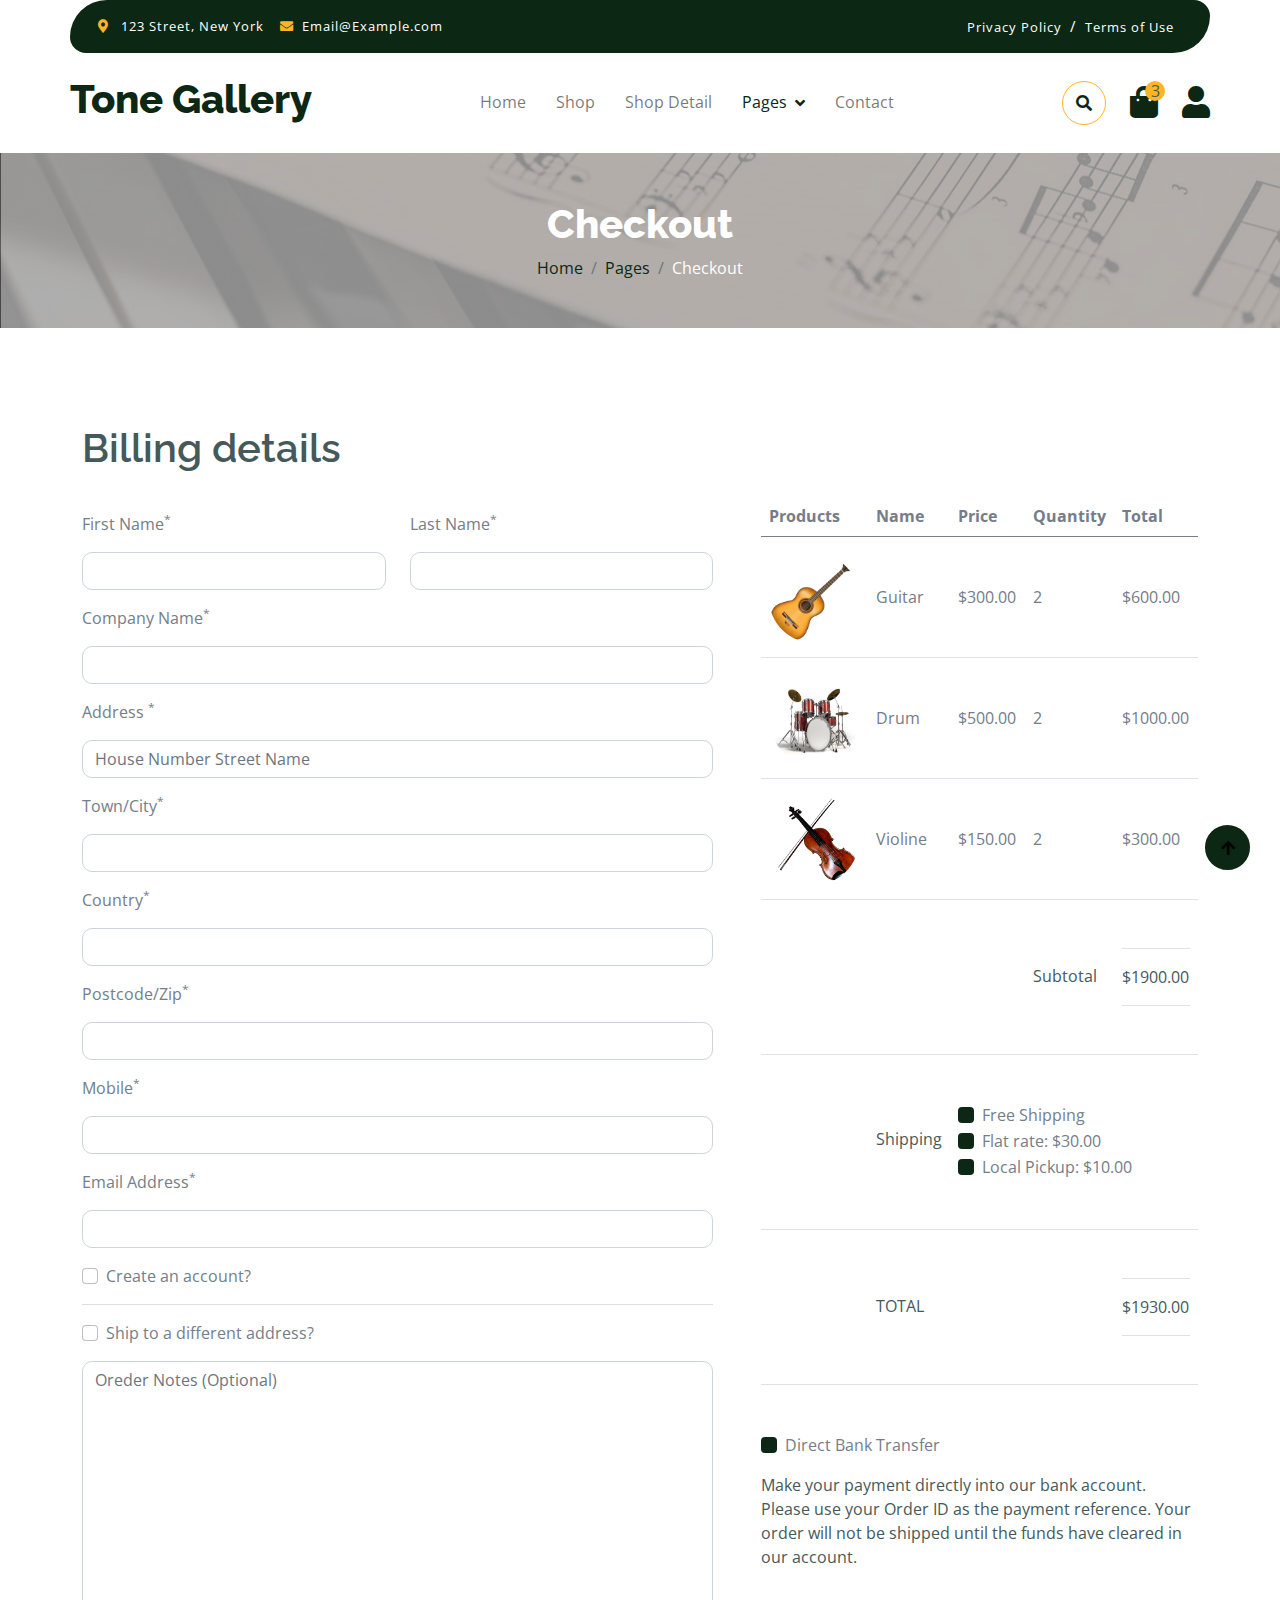
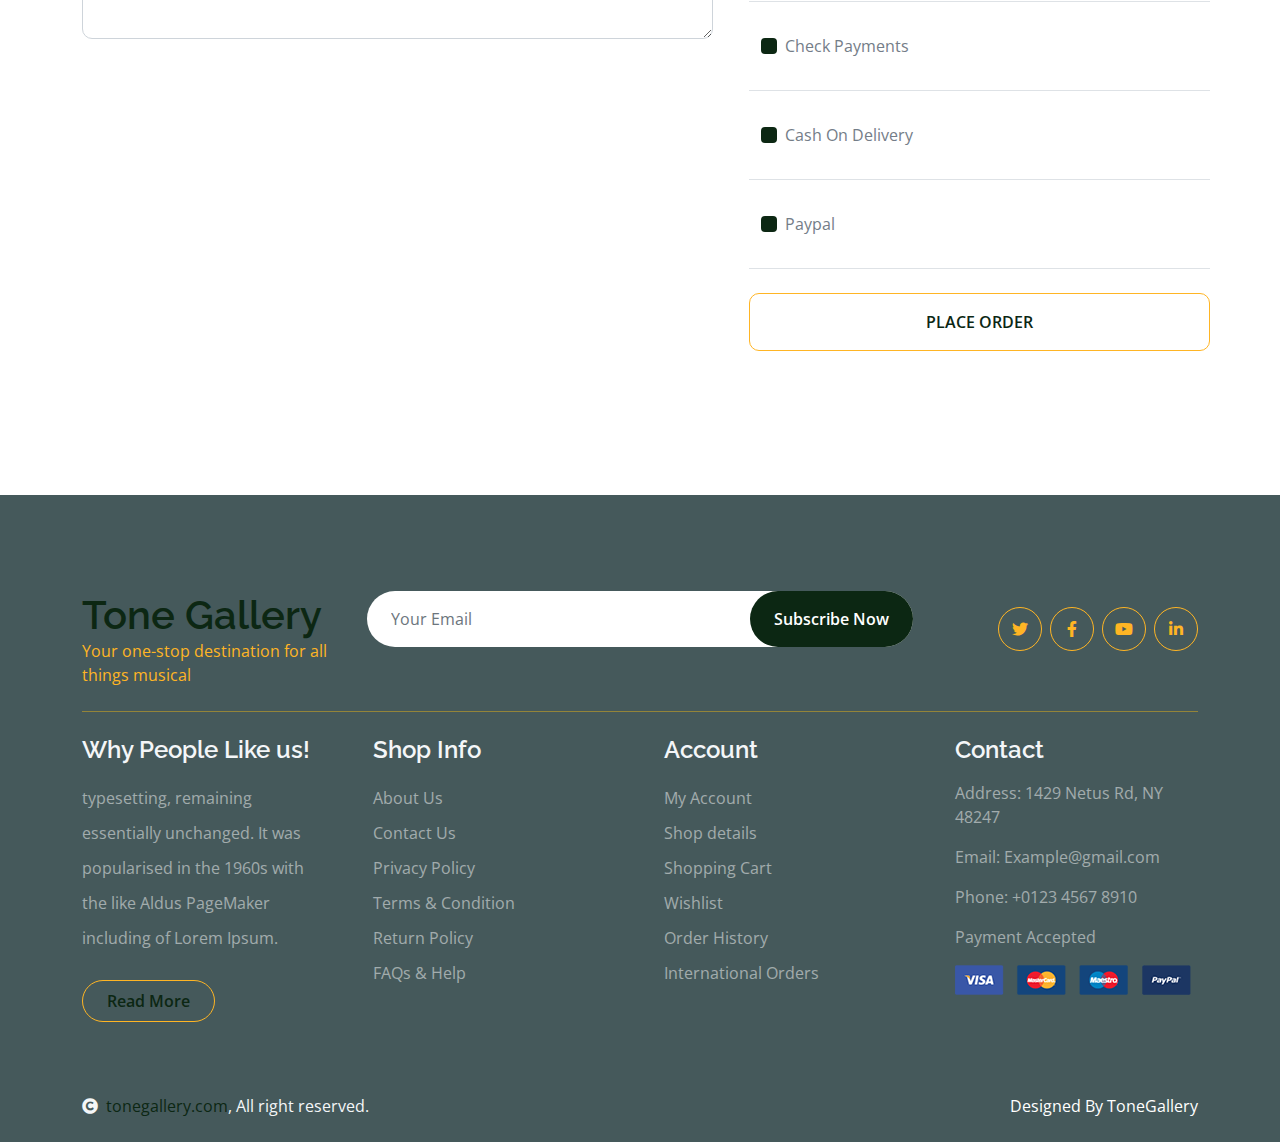
<file: chackout.html>
<!DOCTYPE html>
<html lang="en">

    <head>
        <meta charset="utf-8">
        <title>Tone Gallery</title>
        <meta content="width=device-width, initial-scale=1.0" name="viewport">
        <meta content="" name="keywords">
        <meta content="" name="description">

        <!-- Google Web Fonts -->
        <link rel="preconnect" href="https://fonts.googleapis.com">
        <link rel="preconnect" href="https://fonts.gstatic.com" crossorigin>
        <link href="https://fonts.googleapis.com/css2?family=Open+Sans:wght@400;600&family=Raleway:wght@600;800&display=swap" rel="stylesheet"> 

        <!-- Icon Font Stylesheet -->
        <link rel="stylesheet" href="https://use.fontawesome.com/releases/v5.15.4/css/all.css"/>
        <link href="https://cdn.jsdelivr.net/npm/bootstrap-icons@1.4.1/font/bootstrap-icons.css" rel="stylesheet">

        <!-- Libraries Stylesheet -->
        <link href="lib/lightbox/css/lightbox.min.css" rel="stylesheet">
        <link href="lib/owlcarousel/assets/owl.carousel.min.css" rel="stylesheet">


        <!-- Customized Bootstrap Stylesheet -->
        <link href="css/bootstrap.min.css" rel="stylesheet">

        <!-- Template Stylesheet -->
        <link href="css/style.css" rel="stylesheet">
    </head>

    <body>

        <!-- Spinner Start -->
        <div id="spinner" class="show w-100 vh-100 bg-white position-fixed translate-middle top-50 start-50  d-flex align-items-center justify-content-center">
            <div class="spinner-grow text-primary" role="status"></div>
        </div>
        <!-- Spinner End -->


        <!-- Navbar start -->
        <div class="container-fluid fixed-top">
            <div class="container topbar bg-primary d-none d-lg-block">
                <div class="d-flex justify-content-between">
                    <div class="top-info ps-2">
                        <small class="me-3"><i class="fas fa-map-marker-alt me-2 text-secondary"></i> <a href="#" class="text-white">123 Street, New York</a></small>
                        <small class="me-3"><i class="fas fa-envelope me-2 text-secondary"></i><a href="#" class="text-white">Email@Example.com</a></small>
                    </div>
                    <div class="top-link pe-2">
                        <a href="#" class="text-white"><small class="text-white mx-2">Privacy Policy</small>/</a>
                        <a href="#" class="text-white"><small class="text-white mx-2">Terms of Use</small></a>
                    </div>
                </div>
            </div>
            <div class="container px-0">
                <nav class="navbar navbar-light bg-white navbar-expand-xl">
                    <a href="index.html" class="navbar-brand"><h1 class="text-primary display-6">Tone Gallery</h1></a>
                    <button class="navbar-toggler py-2 px-3" type="button" data-bs-toggle="collapse" data-bs-target="#navbarCollapse">
                        <span class="fa fa-bars text-primary"></span>
                    </button>
                    <div class="collapse navbar-collapse bg-white" id="navbarCollapse">
                        <div class="navbar-nav mx-auto">
                            <a href="index.html" class="nav-item nav-link">Home</a>
                            <a href="shop.html" class="nav-item nav-link">Shop</a>
                            <a href="shop-detail.html" class="nav-item nav-link">Shop Detail</a>
                            <div class="nav-item dropdown">
                                <a href="#" class="nav-link dropdown-toggle active" data-bs-toggle="dropdown">Pages</a>
                                <div class="dropdown-menu m-0 bg-secondary rounded-0">
                                    <a href="cart.html" class="dropdown-item">Cart</a>
                                    <a href="chackout.html" class="dropdown-item active">Chackout</a>
                                    <a href="feedback.html" class="dropdown-item">Feedbacks</a>
                                    <a href="404.html" class="dropdown-item">404 Page</a>
                                </div>
                            </div>
                            <a href="contact.html" class="nav-item nav-link">Contact</a>
                        </div>
                        <div class="d-flex m-3 me-0">
                            <button class="btn-search btn border border-secondary btn-md-square rounded-circle bg-white me-4" data-bs-toggle="modal" data-bs-target="#searchModal"><i class="fas fa-search text-primary"></i></button>
                            <a href="#" class="position-relative me-4 my-auto">
                                <i class="fa fa-shopping-bag fa-2x"></i>
                                <span class="position-absolute bg-secondary rounded-circle d-flex align-items-center justify-content-center text-dark px-1" style="top: -5px; left: 15px; height: 20px; min-width: 20px;">3</span>
                            </a>
                            <a href="#" class="my-auto">
                                <i class="fas fa-user fa-2x"></i>
                            </a>
                        </div>
                    </div>
                </nav>
            </div>
        </div>
        <!-- Navbar End -->


        <!-- Modal Search Start -->
        <div class="modal fade" id="searchModal" tabindex="-1" aria-labelledby="exampleModalLabel" aria-hidden="true">
            <div class="modal-dialog modal-fullscreen">
                <div class="modal-content rounded-0">
                    <div class="modal-header">
                        <h5 class="modal-title" id="exampleModalLabel">Search by keyword</h5>
                        <button type="button" class="btn-close" data-bs-dismiss="modal" aria-label="Close"></button>
                    </div>
                    <div class="modal-body d-flex align-items-center">
                        <div class="input-group w-75 mx-auto d-flex">
                            <input type="search" class="form-control p-3" placeholder="keywords" aria-describedby="search-icon-1">
                            <span id="search-icon-1" class="input-group-text p-3"><i class="fa fa-search"></i></span>
                        </div>
                    </div>
                </div>
            </div>
        </div>
        <!-- Modal Search End -->


        <!-- Single Page Header start -->
        <div class="container-fluid page-header py-5">
            <h1 class="text-center text-white display-6">Checkout</h1>
            <ol class="breadcrumb justify-content-center mb-0">
                <li class="breadcrumb-item"><a href="#">Home</a></li>
                <li class="breadcrumb-item"><a href="#">Pages</a></li>
                <li class="breadcrumb-item active text-white">Checkout</li>
            </ol>
        </div>
        <!-- Single Page Header End -->


        <!-- Checkout Page Start -->
        <div class="container-fluid py-5">
            <div class="container py-5">
                <h1 class="mb-4">Billing details</h1>
                <form action="#">
                    <div class="row g-5">
                        <div class="col-md-12 col-lg-6 col-xl-7">
                            <div class="row">
                                <div class="col-md-12 col-lg-6">
                                    <div class="form-item w-100">
                                        <label class="form-label my-3">First Name<sup>*</sup></label>
                                        <input type="text" class="form-control">
                                    </div>
                                </div>
                                <div class="col-md-12 col-lg-6">
                                    <div class="form-item w-100">
                                        <label class="form-label my-3">Last Name<sup>*</sup></label>
                                        <input type="text" class="form-control">
                                    </div>
                                </div>
                            </div>
                            <div class="form-item">
                                <label class="form-label my-3">Company Name<sup>*</sup></label>
                                <input type="text" class="form-control">
                            </div>
                            <div class="form-item">
                                <label class="form-label my-3">Address <sup>*</sup></label>
                                <input type="text" class="form-control" placeholder="House Number Street Name">
                            </div>
                            <div class="form-item">
                                <label class="form-label my-3">Town/City<sup>*</sup></label>
                                <input type="text" class="form-control">
                            </div>
                            <div class="form-item">
                                <label class="form-label my-3">Country<sup>*</sup></label>
                                <input type="text" class="form-control">
                            </div>
                            <div class="form-item">
                                <label class="form-label my-3">Postcode/Zip<sup>*</sup></label>
                                <input type="text" class="form-control">
                            </div>
                            <div class="form-item">
                                <label class="form-label my-3">Mobile<sup>*</sup></label>
                                <input type="tel" class="form-control">
                            </div>
                            <div class="form-item">
                                <label class="form-label my-3">Email Address<sup>*</sup></label>
                                <input type="email" class="form-control">
                            </div>
                            <div class="form-check my-3">
                                <input type="checkbox" class="form-check-input" id="Account-1" name="Accounts" value="Accounts">
                                <label class="form-check-label" for="Account-1">Create an account?</label>
                            </div>
                            <hr>
                            <div class="form-check my-3">
                                <input class="form-check-input" type="checkbox" id="Address-1" name="Address" value="Address">
                                <label class="form-check-label" for="Address-1">Ship to a different address?</label>
                            </div>
                            <div class="form-item">
                                <textarea name="text" class="form-control" spellcheck="false" cols="30" rows="11" placeholder="Oreder Notes (Optional)"></textarea>
                            </div>
                        </div>
                        <div class="col-md-12 col-lg-6 col-xl-5">
                            <div class="table-responsive">
                                <table class="table">
                                    <thead>
                                        <tr>
                                            <th scope="col">Products</th>
                                            <th scope="col">Name</th>
                                            <th scope="col">Price</th>
                                            <th scope="col">Quantity</th>
                                            <th scope="col">Total</th>
                                        </tr>
                                    </thead>
                                    <tbody>
                                        <tr>
                                            <th scope="row">
                                                <div class="d-flex align-items-center mt-2">
                                                    <img src="img/guitar.jpg" class="img-fluid rounded-circle" style="width: 90px; height: 90px;" alt="">
                                                </div>
                                            </th>
                                            <td class="py-5">Guitar</td>
                                            <td class="py-5">$300.00</td>
                                            <td class="py-5">2</td>
                                            <td class="py-5">$600.00</td>
                                        </tr>
                                        <tr>
                                            <th scope="row">
                                                <div class="d-flex align-items-center mt-2">
                                                    <img src="img/drums.jpg" class="img-fluid rounded-circle" style="width: 90px; height: 90px;" alt="">
                                                </div>
                                            </th>
                                            <td class="py-5">Drum</td>
                                            <td class="py-5">$500.00</td>
                                            <td class="py-5">2</td>
                                            <td class="py-5">$1000.00</td>
                                        </tr>
                                        <tr>
                                            <th scope="row">
                                                <div class="d-flex align-items-center mt-2">
                                                    <img src="img/violine.JPG" class="img-fluid rounded-circle" style="width: 90px; height: 90px;" alt="">
                                                </div>
                                            </th>
                                            <td class="py-5">Violine</td>
                                            <td class="py-5">$150.00</td>
                                            <td class="py-5">2</td>
                                            <td class="py-5">$300.00</td>
                                        </tr>
                                        <tr>
                                            <th scope="row">
                                            </th>
                                            <td class="py-5"></td>
                                            <td class="py-5"></td>
                                            <td class="py-5">
                                                <p class="mb-0 text-dark py-3">Subtotal</p>
                                            </td>
                                            <td class="py-5">
                                                <div class="py-3 border-bottom border-top">
                                                    <p class="mb-0 text-dark">$1900.00</p>
                                                </div>
                                            </td>
                                        </tr>
                                        <tr>
                                            <th scope="row">
                                            </th>
                                            <td class="py-5">
                                                <p class="mb-0 text-dark py-4">Shipping</p>
                                            </td>
                                            <td colspan="3" class="py-5">
                                                <div class="form-check text-start">
                                                    <input type="checkbox" class="form-check-input bg-primary border-0" id="Shipping-1" name="Shipping-1" value="Shipping">
                                                    <label class="form-check-label" for="Shipping-1">Free Shipping</label>
                                                </div>
                                                <div class="form-check text-start">
                                                    <input type="checkbox" class="form-check-input bg-primary border-0" id="Shipping-2" name="Shipping-1" value="Shipping">
                                                    <label class="form-check-label" for="Shipping-2">Flat rate: $30.00</label>
                                                </div>
                                                <div class="form-check text-start">
                                                    <input type="checkbox" class="form-check-input bg-primary border-0" id="Shipping-3" name="Shipping-1" value="Shipping">
                                                    <label class="form-check-label" for="Shipping-3">Local Pickup: $10.00</label>
                                                </div>
                                            </td>
                                        </tr>
                                        <tr>
                                            <th scope="row">
                                            </th>
                                            <td class="py-5">
                                                <p class="mb-0 text-dark text-uppercase py-3">TOTAL</p>
                                            </td>
                                            <td class="py-5"></td>
                                            <td class="py-5"></td>
                                            <td class="py-5">
                                                <div class="py-3 border-bottom border-top">
                                                    <p class="mb-0 text-dark">$1930.00</p>
                                                </div>
                                            </td>
                                        </tr>
                                    </tbody>
                                </table>
                            </div>
                            <div class="row g-4 text-center align-items-center justify-content-center border-bottom py-3">
                                <div class="col-12">
                                    <div class="form-check text-start my-3">
                                        <input type="checkbox" class="form-check-input bg-primary border-0" id="Transfer-1" name="Transfer" value="Transfer">
                                        <label class="form-check-label" for="Transfer-1">Direct Bank Transfer</label>
                                    </div>
                                    <p class="text-start text-dark">Make your payment directly into our bank account. Please use your Order ID as the payment reference. Your order will not be shipped until the funds have cleared in our account.</p>
                                </div>
                            </div>
                            <div class="row g-4 text-center align-items-center justify-content-center border-bottom py-3">
                                <div class="col-12">
                                    <div class="form-check text-start my-3">
                                        <input type="checkbox" class="form-check-input bg-primary border-0" id="Payments-1" name="Payments" value="Payments">
                                        <label class="form-check-label" for="Payments-1">Check Payments</label>
                                    </div>
                                </div>
                            </div>
                            <div class="row g-4 text-center align-items-center justify-content-center border-bottom py-3">
                                <div class="col-12">
                                    <div class="form-check text-start my-3">
                                        <input type="checkbox" class="form-check-input bg-primary border-0" id="Delivery-1" name="Delivery" value="Delivery">
                                        <label class="form-check-label" for="Delivery-1">Cash On Delivery</label>
                                    </div>
                                </div>
                            </div>
                            <div class="row g-4 text-center align-items-center justify-content-center border-bottom py-3">
                                <div class="col-12">
                                    <div class="form-check text-start my-3">
                                        <input type="checkbox" class="form-check-input bg-primary border-0" id="Paypal-1" name="Paypal" value="Paypal">
                                        <label class="form-check-label" for="Paypal-1">Paypal</label>
                                    </div>
                                </div>
                            </div>
                            <div class="row g-4 text-center align-items-center justify-content-center pt-4">
                                <button type="button" class="btn border-secondary py-3 px-4 text-uppercase w-100 text-primary">Place Order</button>
                            </div>
                        </div>
                    </div>
                </form>
            </div>
        </div>
        <!-- Checkout Page End -->


        <!-- Footer Start -->
        <div class="container-fluid bg-dark text-white-50 footer pt-5 mt-5">
            <div class="container py-5">
                <div class="pb-4 mb-4" style="border-bottom: 1px solid rgba(226, 175, 24, 0.5) ;">
                    <div class="row g-4">
                        <div class="col-lg-3">
                            <a href="#">
                                <h1 class="text-primary mb-0">Tone Gallery</h1>
                                <p class="text-secondary mb-0">Your one-stop destination for all things musical</p>
                            </a>
                        </div>
                        <div class="col-lg-6">
                            <div class="position-relative mx-auto">
                                <input class="form-control border-0 w-100 py-3 px-4 rounded-pill" type="number" placeholder="Your Email">
                                <button type="submit" class="btn btn-primary border-0 border-secondary py-3 px-4 position-absolute rounded-pill text-white" style="top: 0; right: 0;">Subscribe Now</button>
                            </div>
                        </div>
                        <div class="col-lg-3">
                            <div class="d-flex justify-content-end pt-3">
                                <a class="btn  btn-outline-secondary me-2 btn-md-square rounded-circle" href=""><i class="fab fa-twitter"></i></a>
                                <a class="btn btn-outline-secondary me-2 btn-md-square rounded-circle" href=""><i class="fab fa-facebook-f"></i></a>
                                <a class="btn btn-outline-secondary me-2 btn-md-square rounded-circle" href=""><i class="fab fa-youtube"></i></a>
                                <a class="btn btn-outline-secondary btn-md-square rounded-circle" href=""><i class="fab fa-linkedin-in"></i></a>
                            </div>
                        </div>
                    </div>
                </div>
                <div class="row g-5">
                    <div class="col-lg-3 col-md-6">
                        <div class="footer-item">
                            <h4 class="text-light mb-3">Why People Like us!</h4>
                            <p class="mb-4">typesetting, remaining essentially unchanged. It was 
                                popularised in the 1960s with the like Aldus PageMaker including of Lorem Ipsum.</p>
                            <a href="" class="btn border-secondary py-2 px-4 rounded-pill text-primary">Read More</a>
                        </div>
                    </div>
                    <div class="col-lg-3 col-md-6">
                        <div class="d-flex flex-column text-start footer-item">
                            <h4 class="text-light mb-3">Shop Info</h4>
                            <a class="btn-link" href="">About Us</a>
                            <a class="btn-link" href="">Contact Us</a>
                            <a class="btn-link" href="">Privacy Policy</a>
                            <a class="btn-link" href="">Terms & Condition</a>
                            <a class="btn-link" href="">Return Policy</a>
                            <a class="btn-link" href="">FAQs & Help</a>
                        </div>
                    </div>
                    <div class="col-lg-3 col-md-6">
                        <div class="d-flex flex-column text-start footer-item">
                            <h4 class="text-light mb-3">Account</h4>
                            <a class="btn-link" href="">My Account</a>
                            <a class="btn-link" href="">Shop details</a>
                            <a class="btn-link" href="">Shopping Cart</a>
                            <a class="btn-link" href="">Wishlist</a>
                            <a class="btn-link" href="">Order History</a>
                            <a class="btn-link" href="">International Orders</a>
                        </div>
                    </div>
                    <div class="col-lg-3 col-md-6">
                        <div class="footer-item">
                            <h4 class="text-light mb-3">Contact</h4>
                            <p>Address: 1429 Netus Rd, NY 48247</p>
                            <p>Email: Example@gmail.com</p>
                            <p>Phone: +0123 4567 8910</p>
                            <p>Payment Accepted</p>
                            <img src="img/payment.png" class="img-fluid" alt="">
                        </div>
                    </div>
                </div>
            </div>
        </div>
        <!-- Footer End -->

        <!-- Copyright Start -->
        <div class="container-fluid copyright bg-dark py-4">
            <div class="container">
                <div class="row">
                    <div class="col-md-6 text-center text-md-start mb-3 mb-md-0">
                        <span class="text-light"><a href="#"><i class="fas fa-copyright text-light me-2"></i>tonegallery.com</a>, All right reserved.</span>
                    </div>
                    <div class="col-md-6 my-auto text-center text-md-end text-white">
                        
                        Designed By ToneGallery</a>
                    </div>
                </div>
            </div>
        </div>
        <!-- Copyright End -->



        <!-- Back to Top -->
        <a href="#" class="btn btn-primary border-3 border-primary rounded-circle back-to-top"><i class="fa fa-arrow-up"></i></a>   

        
    <!-- JavaScript Libraries -->
    <script src="https://ajax.googleapis.com/ajax/libs/jquery/3.6.4/jquery.min.js"></script>
    <script src="https://cdn.jsdelivr.net/npm/bootstrap@5.0.0/dist/js/bootstrap.bundle.min.js"></script>
    <script src="lib/easing/easing.min.js"></script>
    <script src="lib/waypoints/waypoints.min.js"></script>
    <script src="lib/lightbox/js/lightbox.min.js"></script>
    <script src="lib/owlcarousel/owl.carousel.min.js"></script>

    <!-- Template Javascript -->
    <script src="js/main.js"></script>
    </body>

</html>
</file>
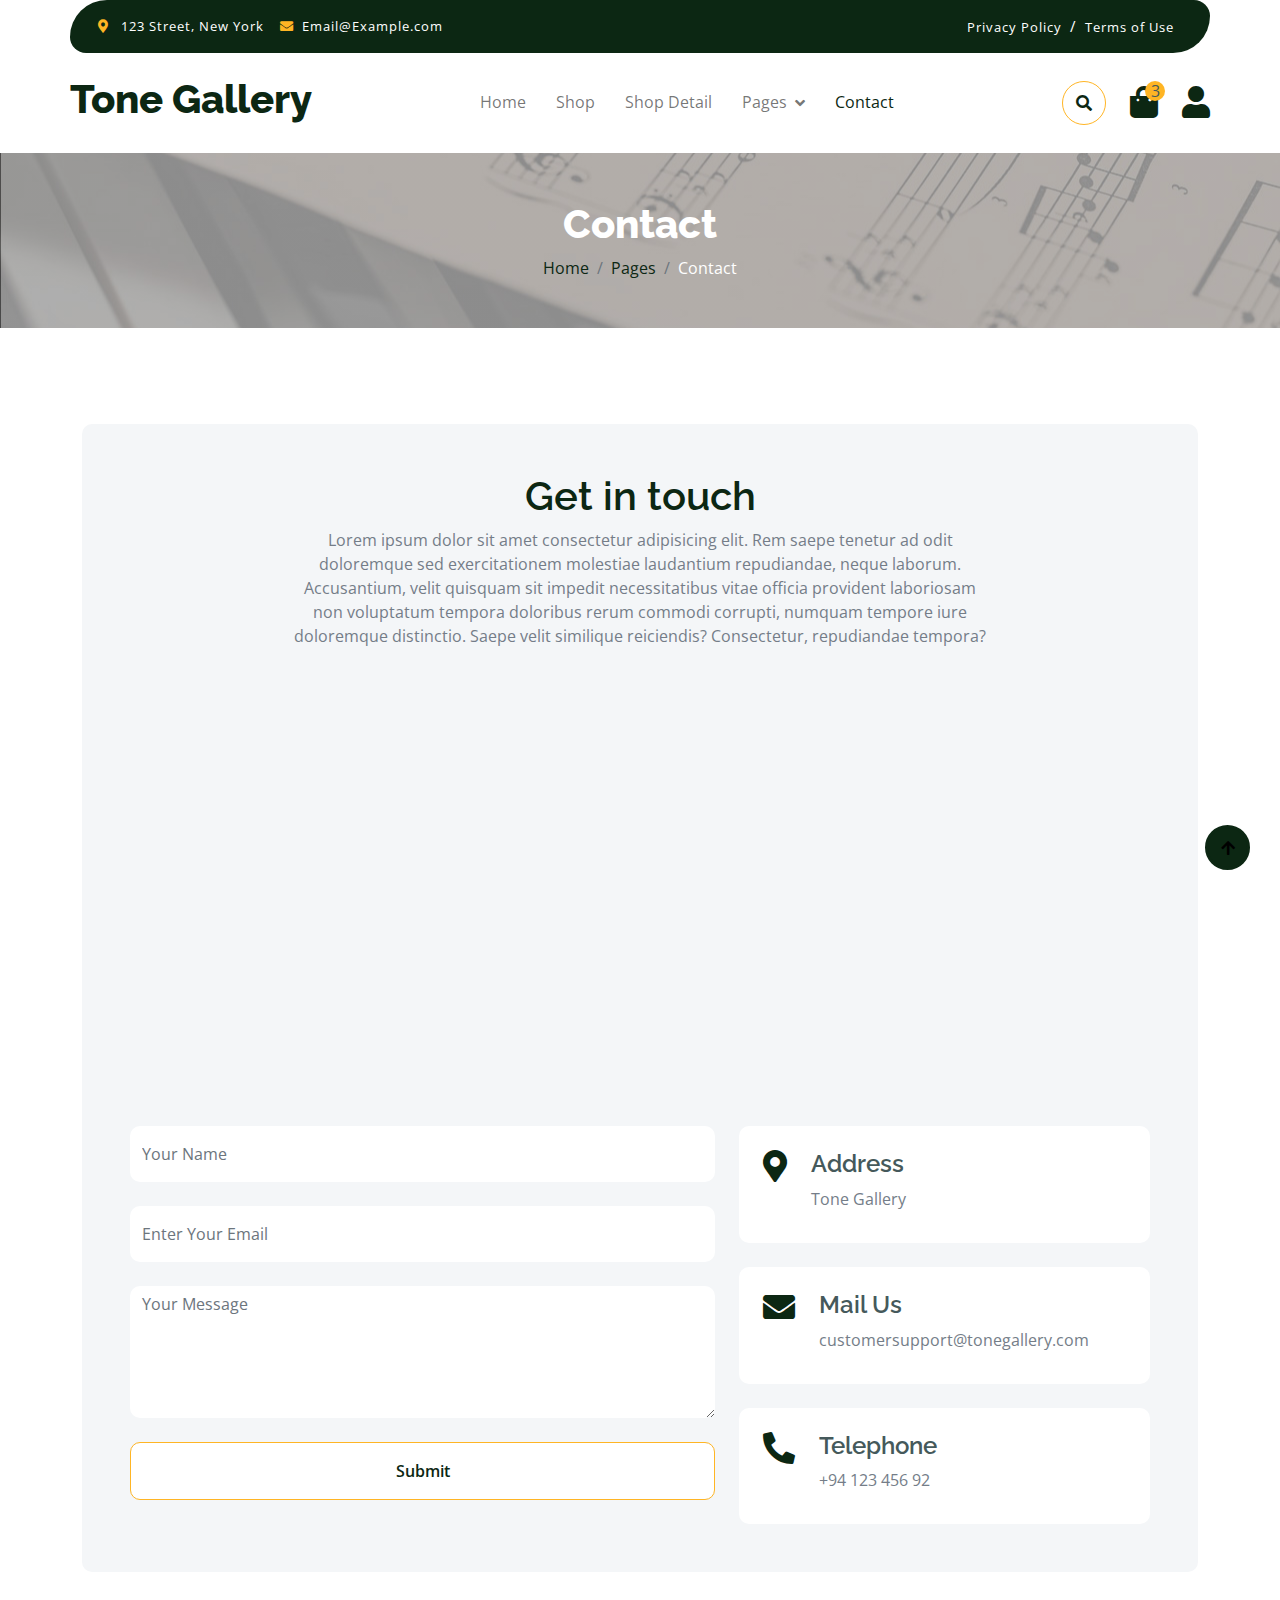
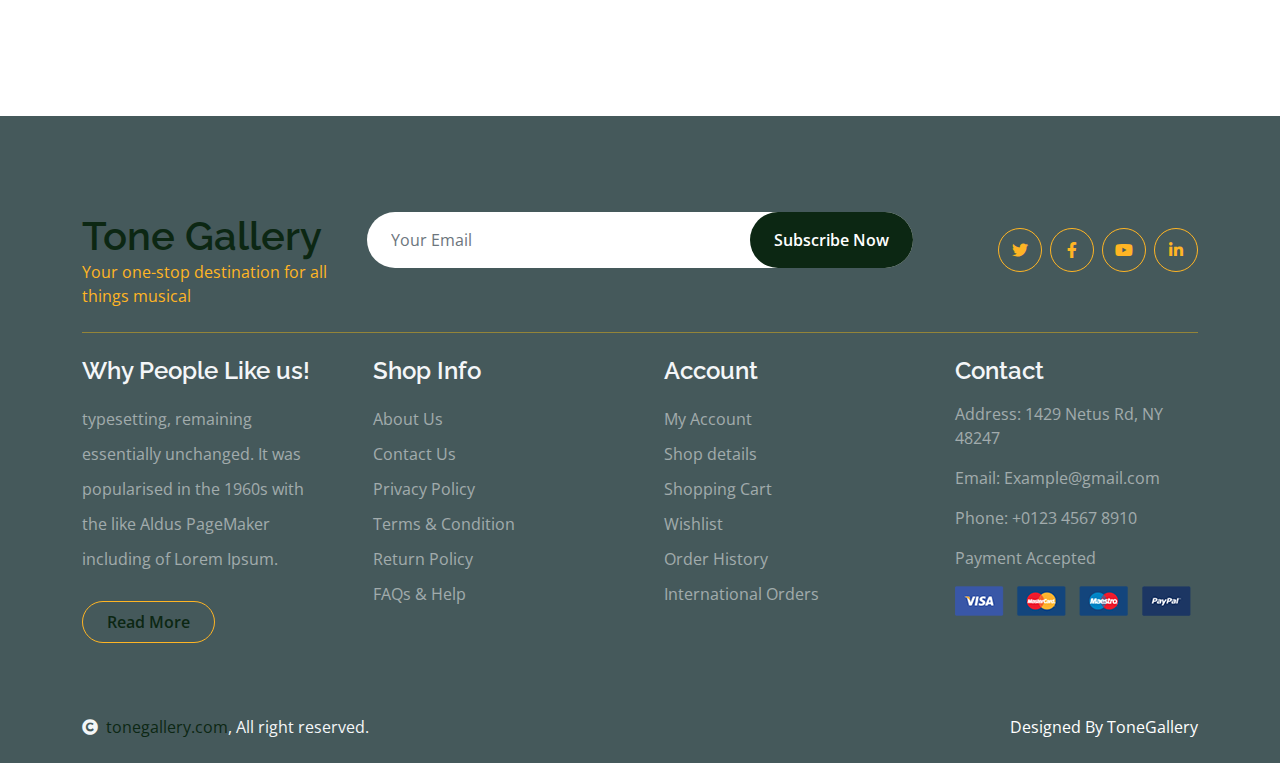
<file: contact.html>
<!DOCTYPE html>
<html lang="en">

    <head>
        <meta charset="utf-8">
        <title>Tone Gallery | Contact Us</title>
        <meta content="width=device-width, initial-scale=1.0" name="viewport">
        <meta content="" name="keywords">
        <meta content="" name="description">

        <!-- Google Web Fonts -->
        <link rel="preconnect" href="https://fonts.googleapis.com">
        <link rel="preconnect" href="https://fonts.gstatic.com" crossorigin>
        <link href="https://fonts.googleapis.com/css2?family=Open+Sans:wght@400;600&family=Raleway:wght@600;800&display=swap" rel="stylesheet"> 

        <!-- Icon Font Stylesheet -->
        <link rel="stylesheet" href="https://use.fontawesome.com/releases/v5.15.4/css/all.css"/>
        <link href="https://cdn.jsdelivr.net/npm/bootstrap-icons@1.4.1/font/bootstrap-icons.css" rel="stylesheet">

        <!-- Libraries Stylesheet -->
        <link href="lib/lightbox/css/lightbox.min.css" rel="stylesheet">
        <link href="lib/owlcarousel/assets/owl.carousel.min.css" rel="stylesheet">


        <!-- Customized Bootstrap Stylesheet -->
        <link href="css/bootstrap.min.css" rel="stylesheet">

        <!-- Template Stylesheet -->
        <link href="css/style.css" rel="stylesheet">
    </head>

    <body>

        <!-- Spinner Start -->
        <div id="spinner" class="show w-100 vh-100 bg-white position-fixed translate-middle top-50 start-50  d-flex align-items-center justify-content-center">
            <div class="spinner-grow text-primary" role="status"></div>
        </div>
        <!-- Spinner End -->


        <!-- Navbar start -->
        <div class="container-fluid fixed-top">
            <div class="container topbar bg-primary d-none d-lg-block">
                <div class="d-flex justify-content-between">
                    <div class="top-info ps-2">
                        <small class="me-3"><i class="fas fa-map-marker-alt me-2 text-secondary"></i> <a href="#" class="text-white">123 Street, New York</a></small>
                        <small class="me-3"><i class="fas fa-envelope me-2 text-secondary"></i><a href="#" class="text-white">Email@Example.com</a></small>
                    </div>
                    <div class="top-link pe-2">
                        <a href="#" class="text-white"><small class="text-white mx-2">Privacy Policy</small>/</a>
                        <a href="#" class="text-white"><small class="text-white mx-2">Terms of Use</small></a>
                    </div>
                </div>
            </div>
            <div class="container px-0">
                <nav class="navbar navbar-light bg-white navbar-expand-xl">
                    <a href="index.html" class="navbar-brand"><h1 class="text-primary display-6">Tone Gallery</h1></a>
                    <button class="navbar-toggler py-2 px-3" type="button" data-bs-toggle="collapse" data-bs-target="#navbarCollapse">
                        <span class="fa fa-bars text-primary"></span>
                    </button>
                    <div class="collapse navbar-collapse bg-white" id="navbarCollapse">
                        <div class="navbar-nav mx-auto">
                            <a href="index.html" class="nav-item nav-link">Home</a>
                            <a href="shop.html" class="nav-item nav-link">Shop</a>
                            <a href="shop-detail.html" class="nav-item nav-link">Shop Detail</a>
                            <div class="nav-item dropdown">
                                <a href="#" class="nav-link dropdown-toggle" data-bs-toggle="dropdown">Pages</a>
                                <div class="dropdown-menu m-0 bg-secondary rounded-0">
                                    <a href="cart.html" class="dropdown-item">Cart</a>
                                    <a href="chackout.html" class="dropdown-item">Chackout</a>
                                    <a href="feedback.html" class="dropdown-item">Feedbacks</a>
                                    <a href="404.html" class="dropdown-item">404 Page</a>
                                </div>
                            </div>
                            <a href="contact.html" class="nav-item nav-link active">Contact</a>
                        </div>
                        <div class="d-flex m-3 me-0">
                            <button class="btn-search btn border border-secondary btn-md-square rounded-circle bg-white me-4" data-bs-toggle="modal" data-bs-target="#searchModal"><i class="fas fa-search text-primary"></i></button>
                            <a href="#" class="position-relative me-4 my-auto">
                                <i class="fa fa-shopping-bag fa-2x"></i>
                                <span class="position-absolute bg-secondary rounded-circle d-flex align-items-center justify-content-center text-dark px-1" style="top: -5px; left: 15px; height: 20px; min-width: 20px;">3</span>
                            </a>
                            <a href="#" class="my-auto">
                                <i class="fas fa-user fa-2x"></i>
                            </a>
                        </div>
                    </div>
                </nav>
            </div>
        </div>
        <!-- Navbar End -->


        <!-- Modal Search Start -->
        <div class="modal fade" id="searchModal" tabindex="-1" aria-labelledby="exampleModalLabel" aria-hidden="true">
            <div class="modal-dialog modal-fullscreen">
                <div class="modal-content rounded-0">
                    <div class="modal-header">
                        <h5 class="modal-title" id="exampleModalLabel">Search by keyword</h5>
                        <button type="button" class="btn-close" data-bs-dismiss="modal" aria-label="Close"></button>
                    </div>
                    <div class="modal-body d-flex align-items-center">
                        <div class="input-group w-75 mx-auto d-flex">
                            <input type="search" class="form-control p-3" placeholder="keywords" aria-describedby="search-icon-1">
                            <span id="search-icon-1" class="input-group-text p-3"><i class="fa fa-search"></i></span>
                        </div>
                    </div>
                </div>
            </div>
        </div>
        <!-- Modal Search End -->


        <!-- Single Page Header start -->
        <div class="container-fluid page-header py-5">
            <h1 class="text-center text-white display-6">Contact</h1>
            <ol class="breadcrumb justify-content-center mb-0">
                <li class="breadcrumb-item"><a href="#">Home</a></li>
                <li class="breadcrumb-item"><a href="#">Pages</a></li>
                <li class="breadcrumb-item active text-white">Contact</li>
            </ol>
        </div>
        <!-- Single Page Header End -->


        <!-- Contact Start -->
        <div class="container-fluid contact py-5">
            <div class="container py-5">
                <div class="p-5 bg-light rounded">
                    <div class="row g-4">
                        <div class="col-12">
                            <div class="text-center mx-auto" style="max-width: 700px;">
                                <h1 class="text-primary">Get in touch</h1>
                                <p class="mb-4">Lorem ipsum dolor sit amet consectetur adipisicing elit. Rem saepe tenetur ad odit doloremque sed exercitationem molestiae laudantium repudiandae, neque laborum. Accusantium, velit quisquam sit impedit necessitatibus vitae officia provident laboriosam non voluptatum tempora doloribus rerum commodi corrupti, numquam tempore iure doloremque distinctio. Saepe velit similique reiciendis? Consectetur, repudiandae tempora?    </p>
                            </div>
                        </div>
                        <div class="col-lg-12">
                            <div class="h-100 rounded">
                                
                                <iframe class="rounded w-100" 
                                style="height: 400px;"src="https://www.google.com/maps/embed?pb=!1m18!1m12!1m3!1d3960.7985117737744!2d79.97036957499644!3d6.914677493084843!2m3!1f0!2f0!3f0!3m2!1i1024!2i768!4f13.1!3m3!1m2!1s0x3ae256db1a6771c5%3A0x2c63e344ab9a7536!2sSri%20Lanka%20Institute%20of%20Information%20Technology!5e0!3m2!1sen!2slk!4v1726977479226!5m2!1sen!2slk" width="600" height="450" style="border:0;" allowfullscreen="" loading="lazy" referrerpolicy="no-referrer-when-downgrade"></iframe>
                            </div>
                        </div>
                        <div class="col-lg-7">
                            <form action="" class="">
                                <input type="text" class="w-100 form-control border-0 py-3 mb-4" placeholder="Your Name">
                                <input type="email" class="w-100 form-control border-0 py-3 mb-4" placeholder="Enter Your Email">
                                <textarea class="w-100 form-control border-0 mb-4" rows="5" cols="10" placeholder="Your Message"></textarea>
                                <button class="w-100 btn form-control border-secondary py-3 bg-white text-primary " type="submit">Submit</button>
                            </form>
                        </div>
                        <div class="col-lg-5">
                            <div class="d-flex p-4 rounded mb-4 bg-white">
                                <i class="fas fa-map-marker-alt fa-2x text-primary me-4"></i>
                                <div>
                                    <h4>Address</h4>
                                    <p class="mb-2">Tone Gallery</p>
                                </div>
                            </div>
                            <div class="d-flex p-4 rounded mb-4 bg-white">
                                <i class="fas fa-envelope fa-2x text-primary me-4"></i>
                                <div>
                                    <h4>Mail Us</h4>
                                    <p class="mb-2">customersupport@tonegallery.com</p>
                                </div>
                            </div>
                            <div class="d-flex p-4 rounded bg-white">
                                <i class="fa fa-phone-alt fa-2x text-primary me-4"></i>
                                <div>
                                    <h4>Telephone</h4>
                                    <p class="mb-2">+94 123 456 92</p>
                                </div>
                            </div>
                        </div>
                    </div>
                </div>
            </div>
        </div>
        <!-- Contact End -->


        <!-- Footer Start -->
        <div class="container-fluid bg-dark text-white-50 footer pt-5 mt-5">
            <div class="container py-5">
                <div class="pb-4 mb-4" style="border-bottom: 1px solid rgba(226, 175, 24, 0.5) ;">
                    <div class="row g-4">
                        <div class="col-lg-3">
                            <a href="#">
                                <h1 class="text-primary mb-0">Tone Gallery</h1>
                                <p class="text-secondary mb-0">Your one-stop destination for all things musical</p>
                            </a>
                        </div>
                        <div class="col-lg-6">
                            <div class="position-relative mx-auto">
                                <input class="form-control border-0 w-100 py-3 px-4 rounded-pill" type="number" placeholder="Your Email">
                                <button type="submit" class="btn btn-primary border-0 border-secondary py-3 px-4 position-absolute rounded-pill text-white" style="top: 0; right: 0;">Subscribe Now</button>
                            </div>
                        </div>
                        <div class="col-lg-3">
                            <div class="d-flex justify-content-end pt-3">
                                <a class="btn  btn-outline-secondary me-2 btn-md-square rounded-circle" href=""><i class="fab fa-twitter"></i></a>
                                <a class="btn btn-outline-secondary me-2 btn-md-square rounded-circle" href=""><i class="fab fa-facebook-f"></i></a>
                                <a class="btn btn-outline-secondary me-2 btn-md-square rounded-circle" href=""><i class="fab fa-youtube"></i></a>
                                <a class="btn btn-outline-secondary btn-md-square rounded-circle" href=""><i class="fab fa-linkedin-in"></i></a>
                            </div>
                        </div>
                    </div>
                </div>
                <div class="row g-5">
                    <div class="col-lg-3 col-md-6">
                        <div class="footer-item">
                            <h4 class="text-light mb-3">Why People Like us!</h4>
                            <p class="mb-4">typesetting, remaining essentially unchanged. It was 
                                popularised in the 1960s with the like Aldus PageMaker including of Lorem Ipsum.</p>
                            <a href="" class="btn border-secondary py-2 px-4 rounded-pill text-primary">Read More</a>
                        </div>
                    </div>
                    <div class="col-lg-3 col-md-6">
                        <div class="d-flex flex-column text-start footer-item">
                            <h4 class="text-light mb-3">Shop Info</h4>
                            <a class="btn-link" href="">About Us</a>
                            <a class="btn-link" href="">Contact Us</a>
                            <a class="btn-link" href="">Privacy Policy</a>
                            <a class="btn-link" href="">Terms & Condition</a>
                            <a class="btn-link" href="">Return Policy</a>
                            <a class="btn-link" href="">FAQs & Help</a>
                        </div>
                    </div>
                    <div class="col-lg-3 col-md-6">
                        <div class="d-flex flex-column text-start footer-item">
                            <h4 class="text-light mb-3">Account</h4>
                            <a class="btn-link" href="">My Account</a>
                            <a class="btn-link" href="">Shop details</a>
                            <a class="btn-link" href="">Shopping Cart</a>
                            <a class="btn-link" href="">Wishlist</a>
                            <a class="btn-link" href="">Order History</a>
                            <a class="btn-link" href="">International Orders</a>
                        </div>
                    </div>
                    <div class="col-lg-3 col-md-6">
                        <div class="footer-item">
                            <h4 class="text-light mb-3">Contact</h4>
                            <p>Address: 1429 Netus Rd, NY 48247</p>
                            <p>Email: Example@gmail.com</p>
                            <p>Phone: +0123 4567 8910</p>
                            <p>Payment Accepted</p>
                            <img src="img/payment.png" class="img-fluid" alt="">
                        </div>
                    </div>
                </div>
            </div>
        </div>
        <!-- Footer End -->

        <!-- Copyright Start -->
        <div class="container-fluid copyright bg-dark py-4">
            <div class="container">
                <div class="row">
                    <div class="col-md-6 text-center text-md-start mb-3 mb-md-0">
                        <span class="text-light"><a href="#"><i class="fas fa-copyright text-light me-2"></i>tonegallery.com</a>, All right reserved.</span>
                    </div>
                    <div class="col-md-6 my-auto text-center text-md-end text-white">
                        
                        Designed By ToneGallery</a>
                    </div>
                </div>
            </div>
        </div>
        <!-- Copyright End -->



        <!-- Back to Top -->
        <a href="#" class="btn btn-primary border-3 border-primary rounded-circle back-to-top"><i class="fa fa-arrow-up"></i></a>   

        
    <!-- JavaScript Libraries -->
    <script src="https://ajax.googleapis.com/ajax/libs/jquery/3.6.4/jquery.min.js"></script>
    <script src="https://cdn.jsdelivr.net/npm/bootstrap@5.0.0/dist/js/bootstrap.bundle.min.js"></script>
    <script src="lib/easing/easing.min.js"></script>
    <script src="lib/waypoints/waypoints.min.js"></script>
    <script src="lib/lightbox/js/lightbox.min.js"></script>
    <script src="lib/owlcarousel/owl.carousel.min.js"></script>

    <!-- Template Javascript -->
    <script src="js/main.js"></script>
    </body>

</html>
</file>
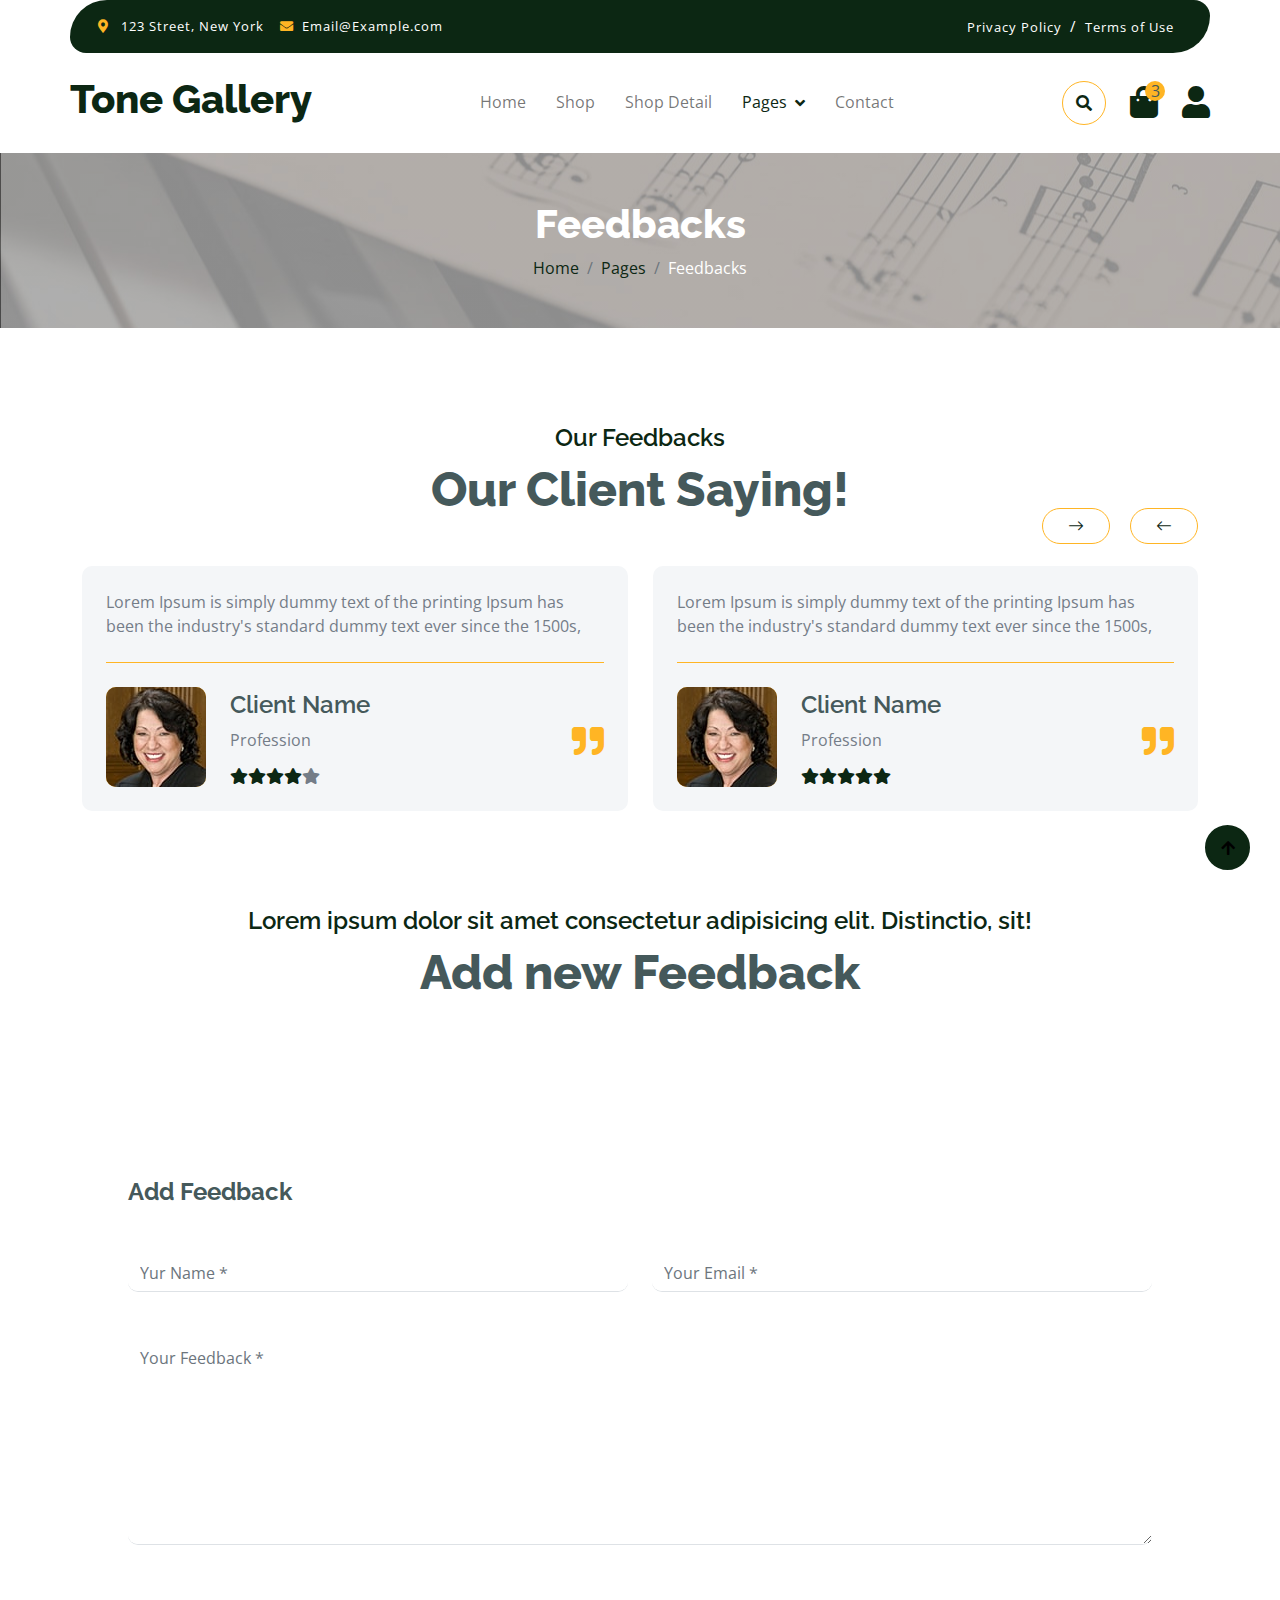
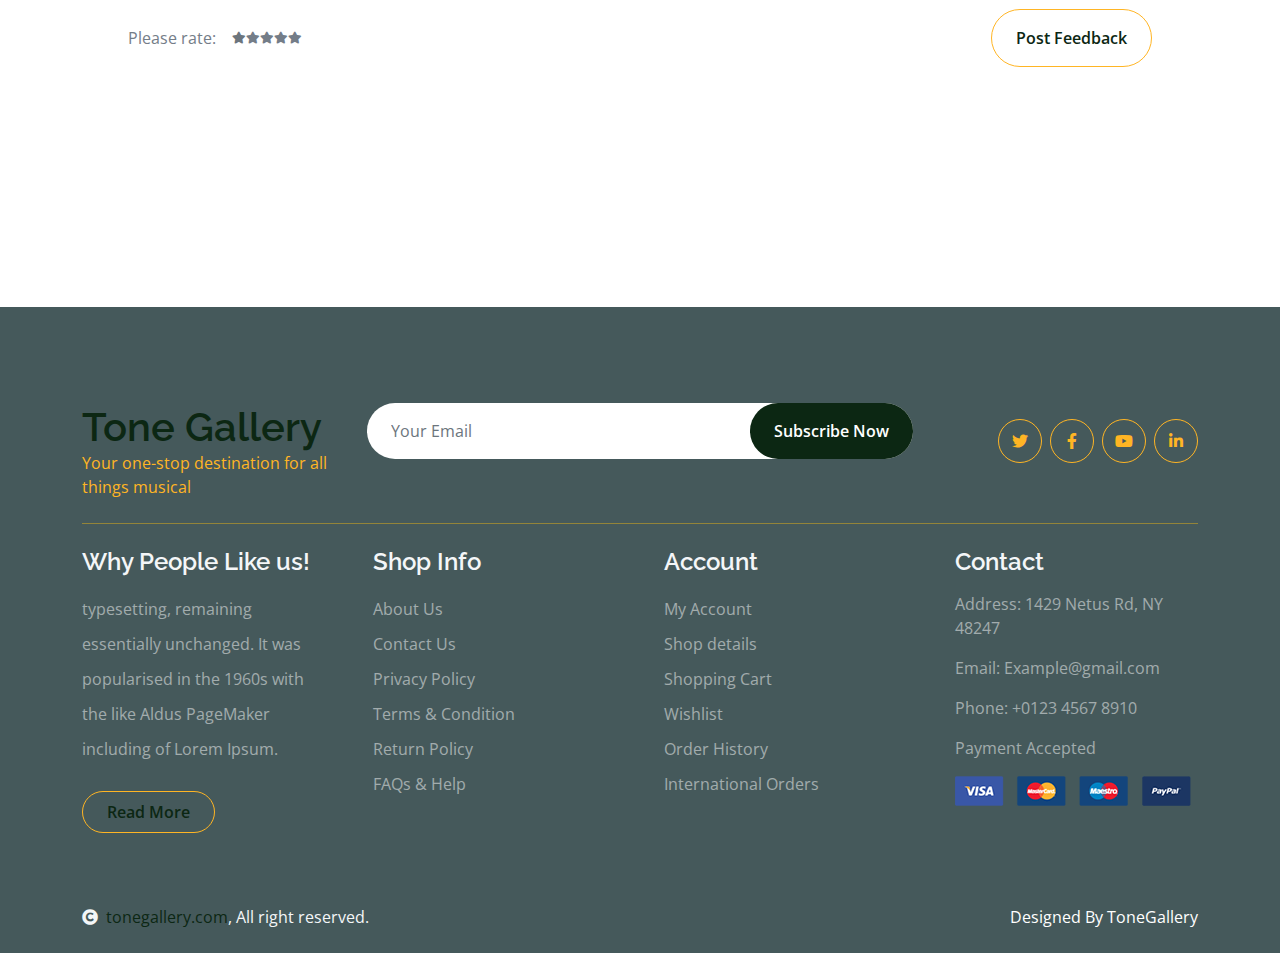
<file: feedback.html>
<!DOCTYPE html>
<html lang="en">

    <head>
        <meta charset="utf-8">
        <title>Tone Gallery | Feedbacks</title>
        <meta content="width=device-width, initial-scale=1.0" name="viewport">
        <meta content="" name="keywords">
        <meta content="" name="description">

        <!-- Google Web Fonts -->
        <link rel="preconnect" href="https://fonts.googleapis.com">
        <link rel="preconnect" href="https://fonts.gstatic.com" crossorigin>
        <link href="https://fonts.googleapis.com/css2?family=Open+Sans:wght@400;600&family=Raleway:wght@600;800&display=swap" rel="stylesheet"> 

        <!-- Icon Font Stylesheet -->
        <link rel="stylesheet" href="https://use.fontawesome.com/releases/v5.15.4/css/all.css"/>
        <link href="https://cdn.jsdelivr.net/npm/bootstrap-icons@1.4.1/font/bootstrap-icons.css" rel="stylesheet">

        <!-- Libraries Stylesheet -->
        <link href="lib/lightbox/css/lightbox.min.css" rel="stylesheet">
        <link href="lib/owlcarousel/assets/owl.carousel.min.css" rel="stylesheet">


        <!-- Customized Bootstrap Stylesheet -->
        <link href="css/bootstrap.min.css" rel="stylesheet">

        <!-- Template Stylesheet -->
        <link href="css/style.css" rel="stylesheet">
    </head>

    <body>

        <!-- Spinner Start -->
        <div id="spinner" class="show w-100 vh-100 bg-white position-fixed translate-middle top-50 start-50  d-flex align-items-center justify-content-center">
            <div class="spinner-grow text-primary" role="status"></div>
        </div>
        <!-- Spinner End -->


        <!-- Navbar start -->
        <div class="container-fluid fixed-top">
            <div class="container topbar bg-primary d-none d-lg-block">
                <div class="d-flex justify-content-between">
                    <div class="top-info ps-2">
                        <small class="me-3"><i class="fas fa-map-marker-alt me-2 text-secondary"></i> <a href="#" class="text-white">123 Street, New York</a></small>
                        <small class="me-3"><i class="fas fa-envelope me-2 text-secondary"></i><a href="#" class="text-white">Email@Example.com</a></small>
                    </div>
                    <div class="top-link pe-2">
                        <a href="#" class="text-white"><small class="text-white mx-2">Privacy Policy</small>/</a>
                        <a href="#" class="text-white"><small class="text-white mx-2">Terms of Use</small></a>
                    </div>
                </div>
            </div>
            <div class="container px-0">
                <nav class="navbar navbar-light bg-white navbar-expand-xl">
                    <a href="index.html" class="navbar-brand"><h1 class="text-primary display-6">Tone Gallery</h1></a>
                    <button class="navbar-toggler py-2 px-3" type="button" data-bs-toggle="collapse" data-bs-target="#navbarCollapse">
                        <span class="fa fa-bars text-primary"></span>
                    </button>
                    <div class="collapse navbar-collapse bg-white" id="navbarCollapse">
                        <div class="navbar-nav mx-auto">
                            <a href="index.html" class="nav-item nav-link">Home</a>
                            <a href="shop.html" class="nav-item nav-link">Shop</a>
                            <a href="shop-detail.html" class="nav-item nav-link">Shop Detail</a>
                            <div class="nav-item dropdown">
                                <a href="#" class="nav-link dropdown-toggle active" data-bs-toggle="dropdown">Pages</a>
                                <div class="dropdown-menu m-0 bg-secondary rounded-0">
                                    <a href="cart.html" class="dropdown-item">Cart</a>
                                    <a href="chackout.html" class="dropdown-item">Chackout</a>
                                    <a href="feedback.html" class="dropdown-item active">Feedbacks</a>
                                    <a href="404.html" class="dropdown-item">404 Page</a>
                                </div>
                            </div>
                            <a href="contact.html" class="nav-item nav-link">Contact</a>
                        </div>
                        <div class="d-flex m-3 me-0">
                            <button class="btn-search btn border border-secondary btn-md-square rounded-circle bg-white me-4" data-bs-toggle="modal" data-bs-target="#searchModal"><i class="fas fa-search text-primary"></i></button>
                            <a href="#" class="position-relative me-4 my-auto">
                                <i class="fa fa-shopping-bag fa-2x"></i>
                                <span class="position-absolute bg-secondary rounded-circle d-flex align-items-center justify-content-center text-dark px-1" style="top: -5px; left: 15px; height: 20px; min-width: 20px;">3</span>
                            </a>
                            <a href="#" class="my-auto">
                                <i class="fas fa-user fa-2x"></i>
                            </a>
                        </div>
                    </div>
                </nav>
            </div>
        </div>
        <!-- Navbar End -->


        <!-- Modal Search Start -->
        <div class="modal fade" id="searchModal" tabindex="-1" aria-labelledby="exampleModalLabel" aria-hidden="true">
            <div class="modal-dialog modal-fullscreen">
                <div class="modal-content rounded-0">
                    <div class="modal-header">
                        <h5 class="modal-title" id="exampleModalLabel">Search by keyword</h5>
                        <button type="button" class="btn-close" data-bs-dismiss="modal" aria-label="Close"></button>
                    </div>
                    <div class="modal-body d-flex align-items-center">
                        <div class="input-group w-75 mx-auto d-flex">
                            <input type="search" class="form-control p-3" placeholder="keywords" aria-describedby="search-icon-1">
                            <span id="search-icon-1" class="input-group-text p-3"><i class="fa fa-search"></i></span>
                        </div>
                    </div>
                </div>
            </div>
        </div>
        <!-- Modal Search End -->


        <!-- Single Page Header start -->
        <div class="container-fluid page-header py-5">
            <h1 class="text-center text-white display-6">Feedbacks</h1>
            <ol class="breadcrumb justify-content-center mb-0">
                <li class="breadcrumb-item"><a href="#">Home</a></li>
                <li class="breadcrumb-item"><a href="#">Pages</a></li>
                <li class="breadcrumb-item active text-white">Feedbacks</li>
            </ol>
        </div>
        <!-- Single Page Header End -->


        <!-- Tastimonial Start -->
        <div class="container-fluid testimonial py-5">
            <div class="container py-5">
                <div class="testimonial-header text-center">
                    <h4 class="text-primary">Our Feedbacks</h4>
                    <h1 class="display-5 mb-5 text-dark">Our Client Saying!</h1>
                </div>
                <div class="owl-carousel testimonial-carousel">
                    <div class="testimonial-item img-border-radius bg-light rounded p-4">
                        <div class="position-relative">
                            <i class="fa fa-quote-right fa-2x text-secondary position-absolute" style="bottom: 30px; right: 0;"></i>
                            <div class="mb-4 pb-4 border-bottom border-secondary">
                                <p class="mb-0">Lorem Ipsum is simply dummy text of the printing Ipsum has been the industry's standard dummy text ever since the 1500s,
                                </p>
                            </div>
                            <div class="d-flex align-items-center flex-nowrap">
                                <div class="bg-secondary rounded">
                                    <img src="img/testimonial-1.jpg" class="img-fluid rounded" style="width: 100px; height: 100px;" alt="">
                                </div>
                                <div class="ms-4 d-block">
                                    <h4 class="text-dark">Client Name</h4>
                                    <p class="m-0 pb-3">Profession</p>
                                    <div class="d-flex pe-5">
                                        <i class="fas fa-star text-primary"></i>
                                        <i class="fas fa-star text-primary"></i>
                                        <i class="fas fa-star text-primary"></i>
                                        <i class="fas fa-star text-primary"></i>
                                        <i class="fas fa-star"></i>
                                    </div>
                                </div>
                            </div>
                        </div>
                    </div>
                    <div class="testimonial-item img-border-radius bg-light rounded p-4">
                        <div class="position-relative">
                            <i class="fa fa-quote-right fa-2x text-secondary position-absolute" style="bottom: 30px; right: 0;"></i>
                            <div class="mb-4 pb-4 border-bottom border-secondary">
                                <p class="mb-0">Lorem Ipsum is simply dummy text of the printing Ipsum has been the industry's standard dummy text ever since the 1500s,
                                </p>
                            </div>
                            <div class="d-flex align-items-center flex-nowrap">
                                <div class="bg-secondary rounded">
                                    <img src="img/testimonial-1.jpg" class="img-fluid rounded" style="width: 100px; height: 100px;" alt="">
                                </div>
                                <div class="ms-4 d-block">
                                    <h4 class="text-dark">Client Name</h4>
                                    <p class="m-0 pb-3">Profession</p>
                                    <div class="d-flex pe-5">
                                        <i class="fas fa-star text-primary"></i>
                                        <i class="fas fa-star text-primary"></i>
                                        <i class="fas fa-star text-primary"></i>
                                        <i class="fas fa-star text-primary"></i>
                                        <i class="fas fa-star text-primary"></i>
                                    </div>
                                </div>
                            </div>
                        </div>
                    </div>
                    <div class="testimonial-item img-border-radius bg-light rounded p-4">
                        <div class="position-relative">
                            <i class="fa fa-quote-right fa-2x text-secondary position-absolute" style="bottom: 30px; right: 0;"></i>
                            <div class="mb-4 pb-4 border-bottom border-secondary">
                                <p class="mb-0">Lorem Ipsum is simply dummy text of the printing Ipsum has been the industry's standard dummy text ever since the 1500s,
                                </p>
                            </div>
                            <div class="d-flex align-items-center flex-nowrap">
                                <div class="bg-secondary rounded">
                                    <img src="img/testimonial-1.jpg" class="img-fluid rounded" style="width: 100px; height: 100px;" alt="">
                                </div>
                                <div class="ms-4 d-block">
                                    <h4 class="text-dark">Client Name</h4>
                                    <p class="m-0 pb-3">Profession</p>
                                    <div class="d-flex pe-5">
                                        <i class="fas fa-star text-primary"></i>
                                        <i class="fas fa-star text-primary"></i>
                                        <i class="fas fa-star text-primary"></i>
                                        <i class="fas fa-star text-primary"></i>
                                        <i class="fas fa-star text-primary"></i>
                                    </div>
                                </div>
                            </div>
                        </div>
                    </div>
                </div>
            </div>
        </div>
        <!-- Tastimonial End -->
        <div class="testimonial-header text-center">
            <h4 class="text-primary">Lorem ipsum dolor sit amet consectetur adipisicing elit. Distinctio, sit!</h4>
            <h1 class="display-5 mb-5 text-dark">Add new Feedback</h1>
        </div>
         <div style="padding:10% 10%">
        <form action="#">
            <h4 class="mb-5 fw-bold">Add Feedback</h4>
            <div class="row g-4">
                <div class="col-lg-6">
                    <div class="border-bottom rounded">
                        <input type="text" class="form-control border-0 me-4" placeholder="Yur Name *">
                    </div>
                </div>
                <div class="col-lg-6">
                    <div class="border-bottom rounded">
                        <input type="email" class="form-control border-0" placeholder="Your Email *">
                    </div>
                </div>
                <div class="col-lg-12">
                    <div class="border-bottom rounded my-4">
                        <textarea name="" id="" class="form-control border-0" cols="30" rows="8" placeholder="Your Feedback *" spellcheck="false"></textarea>
                    </div>
                </div>
                <div class="col-lg-12">
                    <div class="d-flex justify-content-between py-3 mb-5">
                        <div class="d-flex align-items-center">
                            <p class="mb-0 me-3">Please rate:</p>
                            <div class="d-flex align-items-center" style="font-size: 12px;">
                                <i class="fa fa-star text-muted"></i>
                                <i class="fa fa-star"></i>
                                <i class="fa fa-star"></i>
                                <i class="fa fa-star"></i>
                                <i class="fa fa-star"></i>
                            </div>
                        </div>
                        <a href="#" class="btn border border-secondary text-primary rounded-pill px-4 py-3"> Post Feedback</a>
                    </div>
                </div>
            </div>
        </form>
        </div>

        <!-- Footer Start -->
        <div class="container-fluid bg-dark text-white-50 footer pt-5 mt-5">
            <div class="container py-5">
                <div class="pb-4 mb-4" style="border-bottom: 1px solid rgba(226, 175, 24, 0.5) ;">
                    <div class="row g-4">
                        <div class="col-lg-3">
                            <a href="#">
                                <h1 class="text-primary mb-0">Tone Gallery</h1>
                                <p class="text-secondary mb-0">Your one-stop destination for all things musical</p>
                            </a>
                        </div>
                        <div class="col-lg-6">
                            <div class="position-relative mx-auto">
                                <input class="form-control border-0 w-100 py-3 px-4 rounded-pill" type="number" placeholder="Your Email">
                                <button type="submit" class="btn btn-primary border-0 border-secondary py-3 px-4 position-absolute rounded-pill text-white" style="top: 0; right: 0;">Subscribe Now</button>
                            </div>
                        </div>
                        <div class="col-lg-3">
                            <div class="d-flex justify-content-end pt-3">
                                <a class="btn  btn-outline-secondary me-2 btn-md-square rounded-circle" href=""><i class="fab fa-twitter"></i></a>
                                <a class="btn btn-outline-secondary me-2 btn-md-square rounded-circle" href=""><i class="fab fa-facebook-f"></i></a>
                                <a class="btn btn-outline-secondary me-2 btn-md-square rounded-circle" href=""><i class="fab fa-youtube"></i></a>
                                <a class="btn btn-outline-secondary btn-md-square rounded-circle" href=""><i class="fab fa-linkedin-in"></i></a>
                            </div>
                        </div>
                    </div>
                </div>
                <div class="row g-5">
                    <div class="col-lg-3 col-md-6">
                        <div class="footer-item">
                            <h4 class="text-light mb-3">Why People Like us!</h4>
                            <p class="mb-4">typesetting, remaining essentially unchanged. It was 
                                popularised in the 1960s with the like Aldus PageMaker including of Lorem Ipsum.</p>
                            <a href="" class="btn border-secondary py-2 px-4 rounded-pill text-primary">Read More</a>
                        </div>
                    </div>
                    <div class="col-lg-3 col-md-6">
                        <div class="d-flex flex-column text-start footer-item">
                            <h4 class="text-light mb-3">Shop Info</h4>
                            <a class="btn-link" href="">About Us</a>
                            <a class="btn-link" href="">Contact Us</a>
                            <a class="btn-link" href="">Privacy Policy</a>
                            <a class="btn-link" href="">Terms & Condition</a>
                            <a class="btn-link" href="">Return Policy</a>
                            <a class="btn-link" href="">FAQs & Help</a>
                        </div>
                    </div>
                    <div class="col-lg-3 col-md-6">
                        <div class="d-flex flex-column text-start footer-item">
                            <h4 class="text-light mb-3">Account</h4>
                            <a class="btn-link" href="">My Account</a>
                            <a class="btn-link" href="">Shop details</a>
                            <a class="btn-link" href="">Shopping Cart</a>
                            <a class="btn-link" href="">Wishlist</a>
                            <a class="btn-link" href="">Order History</a>
                            <a class="btn-link" href="">International Orders</a>
                        </div>
                    </div>
                    <div class="col-lg-3 col-md-6">
                        <div class="footer-item">
                            <h4 class="text-light mb-3">Contact</h4>
                            <p>Address: 1429 Netus Rd, NY 48247</p>
                            <p>Email: Example@gmail.com</p>
                            <p>Phone: +0123 4567 8910</p>
                            <p>Payment Accepted</p>
                            <img src="img/payment.png" class="img-fluid" alt="">
                        </div>
                    </div>
                </div>
            </div>
        </div>
        <!-- Footer End -->

        <!-- Copyright Start -->
        <div class="container-fluid copyright bg-dark py-4">
            <div class="container">
                <div class="row">
                    <div class="col-md-6 text-center text-md-start mb-3 mb-md-0">
                        <span class="text-light"><a href="#"><i class="fas fa-copyright text-light me-2"></i>tonegallery.com</a>, All right reserved.</span>
                    </div>
                    <div class="col-md-6 my-auto text-center text-md-end text-white">
                        
                        Designed By ToneGallery</a>
                    </div>
                </div>
            </div>
        </div>
        <!-- Copyright End -->



        <!-- Back to Top -->
        <a href="#" class="btn btn-primary border-3 border-primary rounded-circle back-to-top"><i class="fa fa-arrow-up"></i></a>   

        
    <!-- JavaScript Libraries -->
    <script src="https://ajax.googleapis.com/ajax/libs/jquery/3.6.4/jquery.min.js"></script>
    <script src="https://cdn.jsdelivr.net/npm/bootstrap@5.0.0/dist/js/bootstrap.bundle.min.js"></script>
    <script src="lib/easing/easing.min.js"></script>
    <script src="lib/waypoints/waypoints.min.js"></script>
    <script src="lib/lightbox/js/lightbox.min.js"></script>
    <script src="lib/owlcarousel/owl.carousel.min.js"></script>

    <!-- Template Javascript -->
    <script src="js/main.js"></script>
    </body>

</html>
</file>
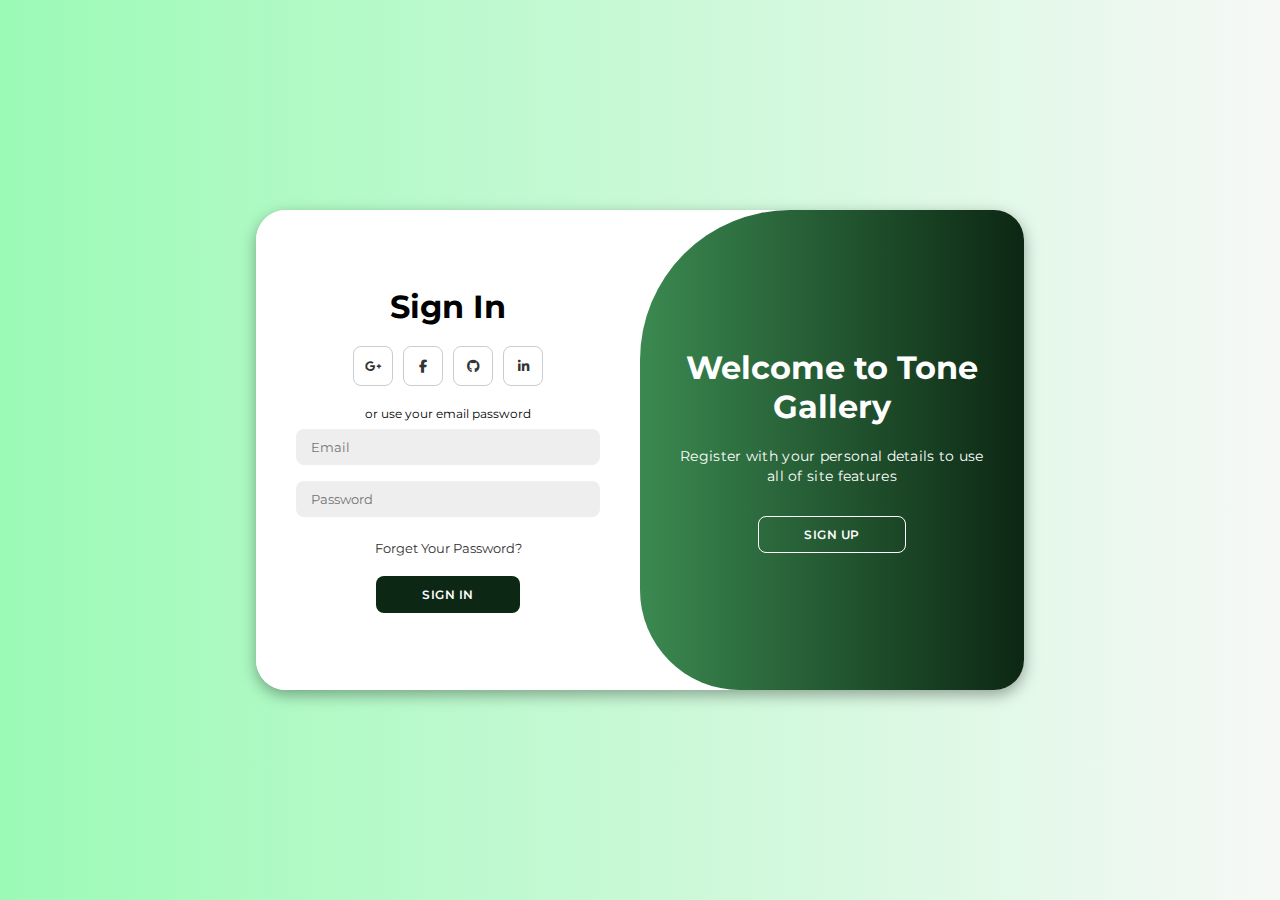
<file: log.html>
<!DOCTYPE html>
<html lang="en">

<head>
    <meta charset="UTF-8">
    <meta name="viewport" content="width=device-width, initial-scale=1.0">
    <link rel="stylesheet" href="https://cdnjs.cloudflare.com/ajax/libs/font-awesome/6.4.2/css/all.min.css">
    <link rel="stylesheet" href="css/log.css">
    <title>Tone Gallery</title>
</head>

<body>

    <div class="container" id="container">
        <div class="form-container sign-up">
            <form>
                <h1>Create Account</h1>
                <div class="social-icons">
                    <a href="#" class="icon"><i class="fa-brands fa-google-plus-g"></i></a>
                    <a href="#" class="icon"><i class="fa-brands fa-facebook-f"></i></a>
                    <a href="#" class="icon"><i class="fa-brands fa-github"></i></a>
                    <a href="#" class="icon"><i class="fa-brands fa-linkedin-in"></i></a>
                </div>
                <span>or use your email for registeration</span>
                <input type="text" placeholder="Name">
                <input type="email" placeholder="Email">
                <input type="password" placeholder="Password">
                <button>Sign Up</button>
            </form>
        </div>
        <div class="form-container sign-in">
            <form>
                <h1>Sign In</h1>
                <div class="social-icons">
                    <a href="#" class="icon"><i class="fa-brands fa-google-plus-g"></i></a>
                    <a href="#" class="icon"><i class="fa-brands fa-facebook-f"></i></a>
                    <a href="#" class="icon"><i class="fa-brands fa-github"></i></a>
                    <a href="#" class="icon"><i class="fa-brands fa-linkedin-in"></i></a>
                </div>
                <span>or use your email password</span>
                <input type="email" placeholder="Email">
                <input type="password" placeholder="Password">
                <a href="#">Forget Your Password?</a>
                <button>Sign In</button>
            </form>
        </div>
        <div class="toggle-container">
            <div class="toggle">
                <div class="toggle-panel toggle-left">
                    <h1>Welcome Back!</h1>
                    <p>Enter your personal details to use all of site features</p>
                    <button class="hidden" id="login">Sign In</button>
                </div>
                <div class="toggle-panel toggle-right">
                    <h1>Welcome to Tone Gallery</h1>
                    <p>Register with your personal details to use all of site features</p>
                    <button class="hidden" id="register">Sign Up</button>
                </div>
            </div>
        </div>
    </div>

    <script src="js/script.js"></script>
</body>

</html>
</file>
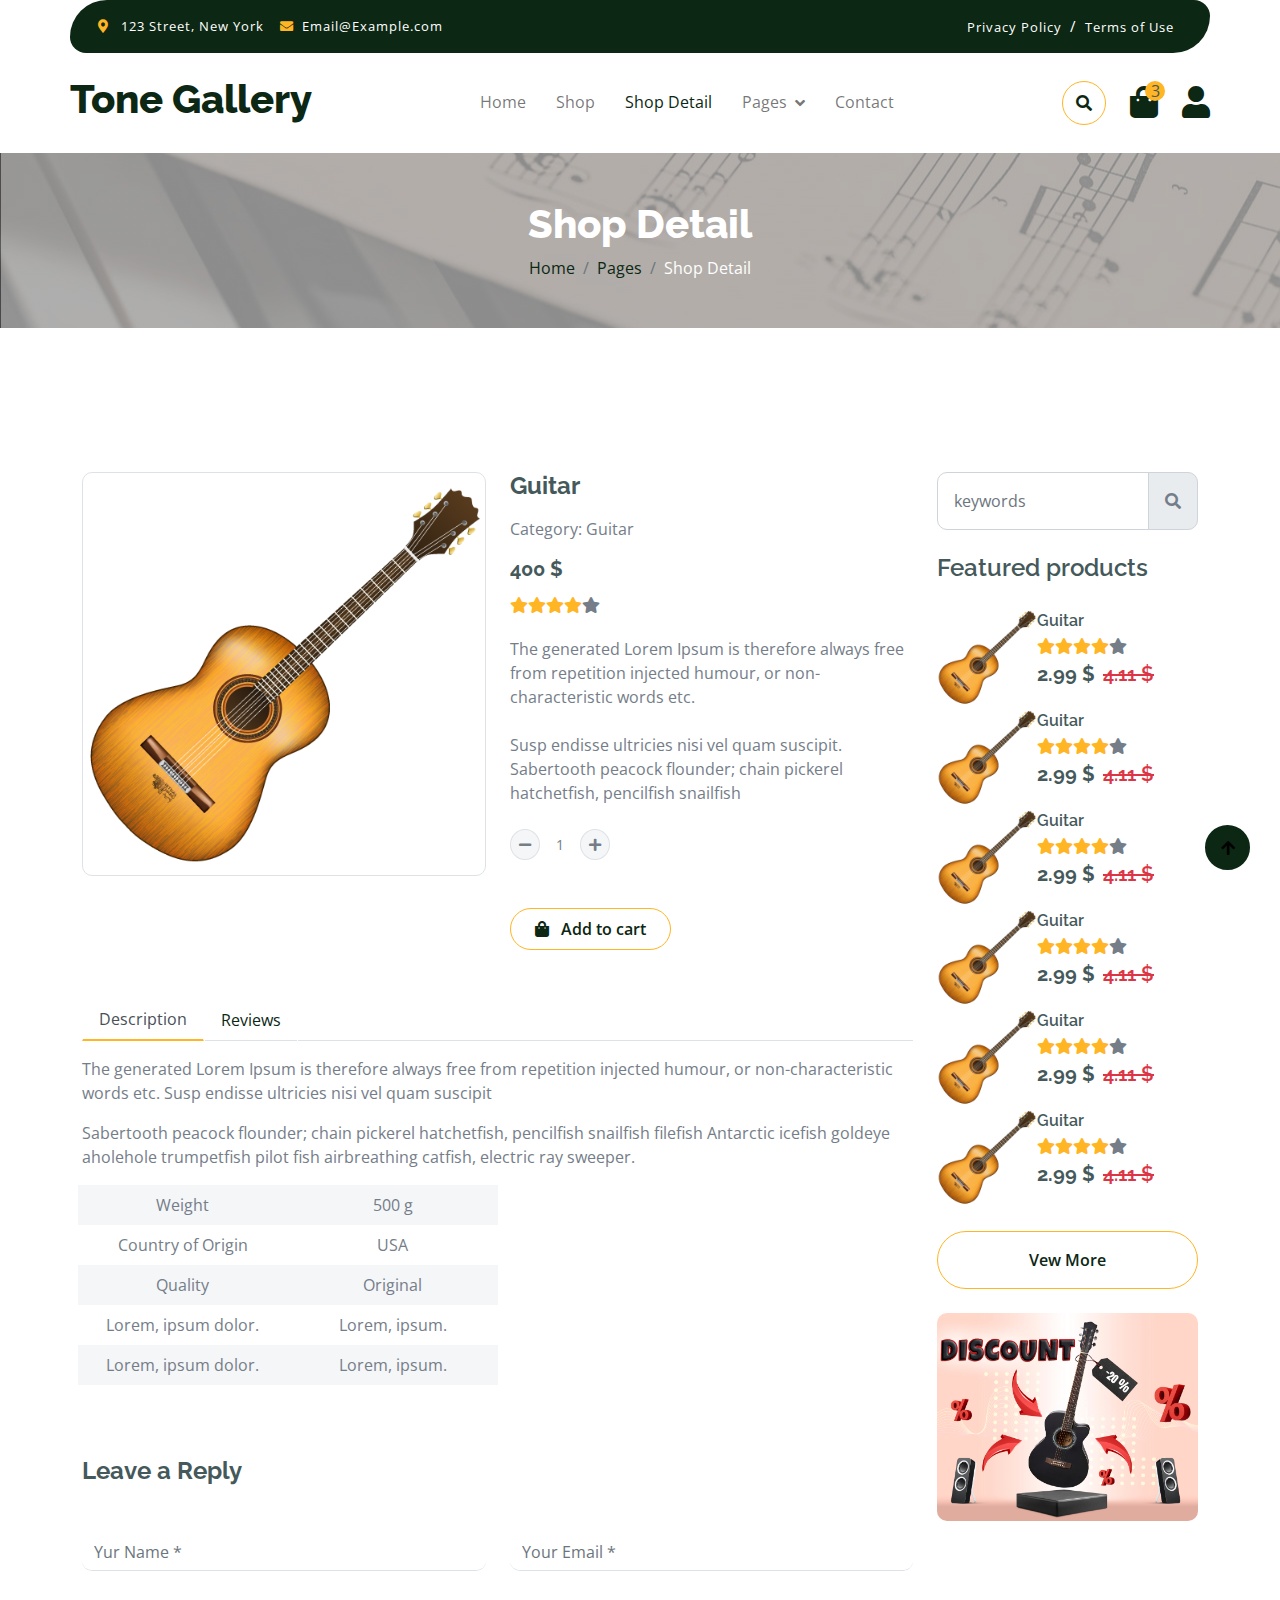
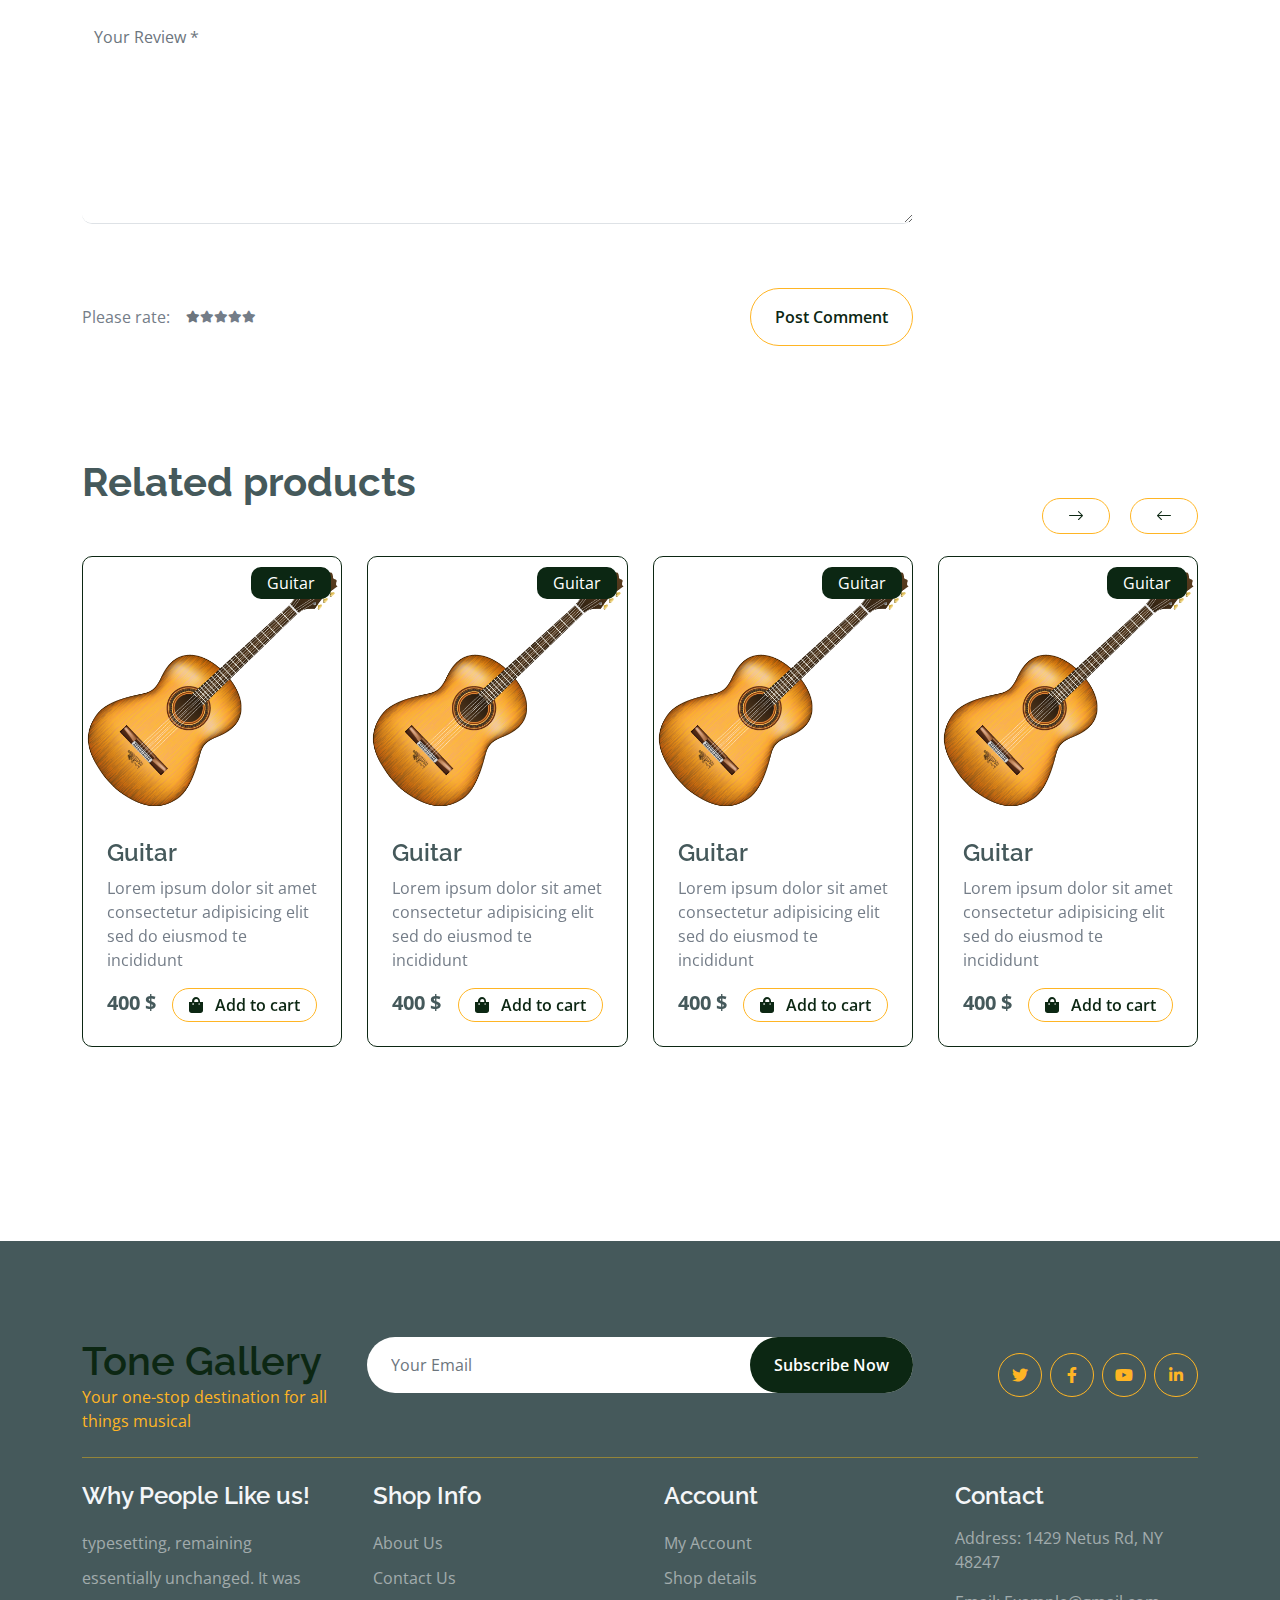
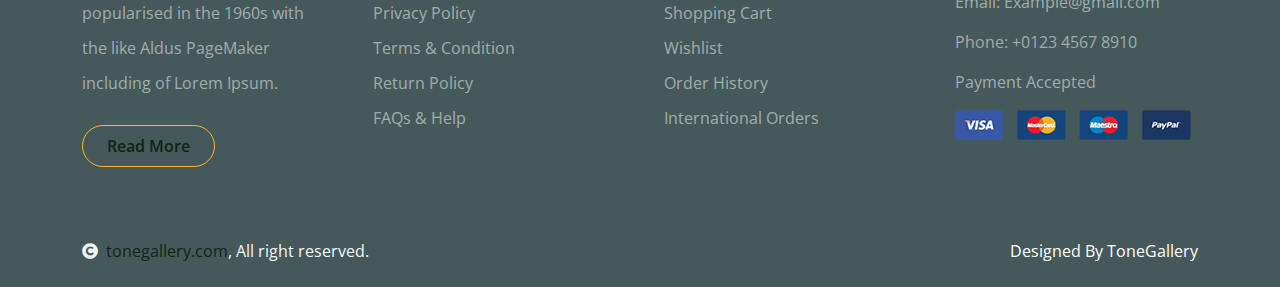
<file: shop-detail.html>
<!DOCTYPE html>
<html lang="en">

    <head>
        <meta charset="utf-8">
        <title>Tone Gallery</title>
        <meta content="width=device-width, initial-scale=1.0" name="viewport">
        <meta content="" name="keywords">
        <meta content="" name="description">

        <!-- Google Web Fonts -->
        <link rel="preconnect" href="https://fonts.googleapis.com">
        <link rel="preconnect" href="https://fonts.gstatic.com" crossorigin>
        <link href="https://fonts.googleapis.com/css2?family=Open+Sans:wght@400;600&family=Raleway:wght@600;800&display=swap" rel="stylesheet"> 

        <!-- Icon Font Stylesheet -->
        <link rel="stylesheet" href="https://use.fontawesome.com/releases/v5.15.4/css/all.css"/>
        <link href="https://cdn.jsdelivr.net/npm/bootstrap-icons@1.4.1/font/bootstrap-icons.css" rel="stylesheet">

        <!-- Libraries Stylesheet -->
        <link href="lib/lightbox/css/lightbox.min.css" rel="stylesheet">
        <link href="lib/owlcarousel/assets/owl.carousel.min.css" rel="stylesheet">


        <!-- Customized Bootstrap Stylesheet -->
        <link href="css/bootstrap.min.css" rel="stylesheet">

        <!-- Template Stylesheet -->
        <link href="css/style.css" rel="stylesheet">
    </head>

    <body>

        <!-- Spinner Start -->
        <div id="spinner" class="show w-100 vh-100 bg-white position-fixed translate-middle top-50 start-50  d-flex align-items-center justify-content-center">
            <div class="spinner-grow text-primary" role="status"></div>
        </div>
        <!-- Spinner End -->


        <!-- Navbar start -->
        <div class="container-fluid fixed-top">
            <div class="container topbar bg-primary d-none d-lg-block">
                <div class="d-flex justify-content-between">
                    <div class="top-info ps-2">
                        <small class="me-3"><i class="fas fa-map-marker-alt me-2 text-secondary"></i> <a href="#" class="text-white">123 Street, New York</a></small>
                        <small class="me-3"><i class="fas fa-envelope me-2 text-secondary"></i><a href="#" class="text-white">Email@Example.com</a></small>
                    </div>
                    <div class="top-link pe-2">
                        <a href="#" class="text-white"><small class="text-white mx-2">Privacy Policy</small>/</a>
                        <a href="#" class="text-white"><small class="text-white mx-2">Terms of Use</small></a>
                    </div>
                </div>
            </div>
            <div class="container px-0">
                <nav class="navbar navbar-light bg-white navbar-expand-xl">
                    <a href="index.html" class="navbar-brand"><h1 class="text-primary display-6">Tone Gallery</h1></a>
                    <button class="navbar-toggler py-2 px-3" type="button" data-bs-toggle="collapse" data-bs-target="#navbarCollapse">
                        <span class="fa fa-bars text-primary"></span>
                    </button>
                    <div class="collapse navbar-collapse bg-white" id="navbarCollapse">
                        <div class="navbar-nav mx-auto">
                            <a href="index.html" class="nav-item nav-link">Home</a>
                            <a href="shop.html" class="nav-item nav-link">Shop</a>
                            <a href="shop-detail.html" class="nav-item nav-link active">Shop Detail</a>
                            <div class="nav-item dropdown">
                                <a href="#" class="nav-link dropdown-toggle" data-bs-toggle="dropdown">Pages</a>
                                <div class="dropdown-menu m-0 bg-secondary rounded-0">
                                    <a href="cart.html" class="dropdown-item">Cart</a>
                                    <a href="chackout.html" class="dropdown-item">Chackout</a>
                                    <a href="feedback.html" class="dropdown-item">Feedbacks</a>
                                    <a href="404.html" class="dropdown-item">404 Page</a>
                                </div>
                            </div>
                            <a href="contact.html" class="nav-item nav-link">Contact</a>
                        </div>
                        <div class="d-flex m-3 me-0">
                            <button class="btn-search btn border border-secondary btn-md-square rounded-circle bg-white me-4" data-bs-toggle="modal" data-bs-target="#searchModal"><i class="fas fa-search text-primary"></i></button>
                            <a href="#" class="position-relative me-4 my-auto">
                                <i class="fa fa-shopping-bag fa-2x"></i>
                                <span class="position-absolute bg-secondary rounded-circle d-flex align-items-center justify-content-center text-dark px-1" style="top: -5px; left: 15px; height: 20px; min-width: 20px;">3</span>
                            </a>
                            <a href="#" class="my-auto">
                                <i class="fas fa-user fa-2x"></i>
                            </a>
                        </div>
                    </div>
                </nav>
            </div>
        </div>
        <!-- Navbar End -->


        <!-- Modal Search Start -->
        <div class="modal fade" id="searchModal" tabindex="-1" aria-labelledby="exampleModalLabel" aria-hidden="true">
            <div class="modal-dialog modal-fullscreen">
                <div class="modal-content rounded-0">
                    <div class="modal-header">
                        <h5 class="modal-title" id="exampleModalLabel">Search by keyword</h5>
                        <button type="button" class="btn-close" data-bs-dismiss="modal" aria-label="Close"></button>
                    </div>
                    <div class="modal-body d-flex align-items-center">
                        <div class="input-group w-75 mx-auto d-flex">
                            <input type="search" class="form-control p-3" placeholder="keywords" aria-describedby="search-icon-1">
                            <span id="search-icon-1" class="input-group-text p-3"><i class="fa fa-search"></i></span>
                        </div>
                    </div>
                </div>
            </div>
        </div>
        <!-- Modal Search End -->


        <!-- Single Page Header start -->
        <div class="container-fluid page-header py-5">
            <h1 class="text-center text-white display-6">Shop Detail</h1>
            <ol class="breadcrumb justify-content-center mb-0">
                <li class="breadcrumb-item"><a href="#">Home</a></li>
                <li class="breadcrumb-item"><a href="#">Pages</a></li>
                <li class="breadcrumb-item active text-white">Shop Detail</li>
            </ol>
        </div>
        <!-- Single Page Header End -->


        <!-- Single Product Start -->
        <div class="container-fluid py-5 mt-5">
            <div class="container py-5">
                <div class="row g-4 mb-5">
                    <div class="col-lg-8 col-xl-9">
                        <div class="row g-4">
                            <div class="col-lg-6">
                                <div class="border rounded">
                                    <a href="#">
                                        <img src="img/guitar.jpg" class="img-fluid rounded" alt="Image">
                                    </a>
                                </div>
                            </div>
                            <div class="col-lg-6">
                                <h4 class="fw-bold mb-3">Guitar</h4>
                                <p class="mb-3">Category: Guitar</p>
                                <h5 class="fw-bold mb-3">400 $</h5>
                                <div class="d-flex mb-4">
                                    <i class="fa fa-star text-secondary"></i>
                                    <i class="fa fa-star text-secondary"></i>
                                    <i class="fa fa-star text-secondary"></i>
                                    <i class="fa fa-star text-secondary"></i>
                                    <i class="fa fa-star"></i>
                                </div>
                                <p class="mb-4">The generated Lorem Ipsum is therefore always free from repetition injected humour, or non-characteristic words etc.</p>
                                <p class="mb-4">Susp endisse ultricies nisi vel quam suscipit. Sabertooth peacock flounder; chain pickerel hatchetfish, pencilfish snailfish</p>
                                <div class="input-group quantity mb-5" style="width: 100px;">
                                    <div class="input-group-btn">
                                        <button class="btn btn-sm btn-minus rounded-circle bg-light border" >
                                            <i class="fa fa-minus"></i>
                                        </button>
                                    </div>
                                    <input type="text" class="form-control form-control-sm text-center border-0" value="1">
                                    <div class="input-group-btn">
                                        <button class="btn btn-sm btn-plus rounded-circle bg-light border">
                                            <i class="fa fa-plus"></i>
                                        </button>
                                    </div>
                                </div>
                                <a href="#" class="btn border border-secondary rounded-pill px-4 py-2 mb-4 text-primary"><i class="fa fa-shopping-bag me-2 text-primary"></i> Add to cart</a>
                            </div>
                            <div class="col-lg-12">
                                <nav>
                                    <div class="nav nav-tabs mb-3">
                                        <button class="nav-link active border-white border-bottom-0" type="button" role="tab"
                                            id="nav-about-tab" data-bs-toggle="tab" data-bs-target="#nav-about"
                                            aria-controls="nav-about" aria-selected="true">Description</button>
                                        <button class="nav-link border-white border-bottom-0" type="button" role="tab"
                                            id="nav-mission-tab" data-bs-toggle="tab" data-bs-target="#nav-mission"
                                            aria-controls="nav-mission" aria-selected="false">Reviews</button>
                                    </div>
                                </nav>
                                <div class="tab-content mb-5">
                                    <div class="tab-pane active" id="nav-about" role="tabpanel" aria-labelledby="nav-about-tab">
                                        <p>The generated Lorem Ipsum is therefore always free from repetition injected humour, or non-characteristic words etc. 
                                            Susp endisse ultricies nisi vel quam suscipit </p>
                                        <p>Sabertooth peacock flounder; chain pickerel hatchetfish, pencilfish snailfish filefish Antarctic 
                                            icefish goldeye aholehole trumpetfish pilot fish airbreathing catfish, electric ray sweeper.</p>
                                        <div class="px-2">
                                            <div class="row g-4">
                                                <div class="col-6">
                                                    <div class="row bg-light align-items-center text-center justify-content-center py-2">
                                                        <div class="col-6">
                                                            <p class="mb-0">Weight</p>
                                                        </div>
                                                        <div class="col-6">
                                                            <p class="mb-0">500 g</p>
                                                        </div>
                                                    </div>
                                                    <div class="row text-center align-items-center justify-content-center py-2">
                                                        <div class="col-6">
                                                            <p class="mb-0">Country of Origin</p>
                                                        </div>
                                                        <div class="col-6">
                                                            <p class="mb-0">USA</p>
                                                        </div>
                                                    </div>
                                                    <div class="row bg-light text-center align-items-center justify-content-center py-2">
                                                        <div class="col-6">
                                                            <p class="mb-0">Quality</p>
                                                        </div>
                                                        <div class="col-6">
                                                            <p class="mb-0">Original</p>
                                                        </div>
                                                    </div>
                                                    <div class="row text-center align-items-center justify-content-center py-2">
                                                        <div class="col-6">
                                                            <p class="mb-0">Lorem, ipsum dolor.</p>
                                                        </div>
                                                        <div class="col-6">
                                                            <p class="mb-0">Lorem, ipsum.</p>
                                                        </div>
                                                    </div>
                                                    <div class="row bg-light text-center align-items-center justify-content-center py-2">
                                                        <div class="col-6">
                                                            <p class="mb-0">Lorem, ipsum dolor.</p>
                                                        </div>
                                                        <div class="col-6">
                                                            <p class="mb-0">Lorem, ipsum.</p>
                                                        </div>
                                                    </div>
                                                </div>
                                            </div>
                                        </div>
                                    </div>
                                    <div class="tab-pane" id="nav-mission" role="tabpanel" aria-labelledby="nav-mission-tab">
                                        <div class="d-flex">
                                            <img src="img/avatar.jpg" class="img-fluid rounded-circle p-3" style="width: 100px; height: 100px;" alt="">
                                            <div class="">
                                                <p class="mb-2" style="font-size: 14px;">April 12, 2024</p>
                                                <div class="d-flex justify-content-between">
                                                    <h5>Jason Smith</h5>
                                                    <div class="d-flex mb-3">
                                                        <i class="fa fa-star text-secondary"></i>
                                                        <i class="fa fa-star text-secondary"></i>
                                                        <i class="fa fa-star text-secondary"></i>
                                                        <i class="fa fa-star text-secondary"></i>
                                                        <i class="fa fa-star"></i>
                                                    </div>
                                                </div>
                                                <p>The generated Lorem Ipsum is therefore always free from repetition injected humour, or non-characteristic 
                                                    words etc. Susp endisse ultricies nisi vel quam suscipit </p>
                                            </div>
                                        </div>
                                        <div class="d-flex">
                                            <img src="img/avatar.jpg" class="img-fluid rounded-circle p-3" style="width: 100px; height: 100px;" alt="">
                                            <div class="">
                                                <p class="mb-2" style="font-size: 14px;">April 12, 2024</p>
                                                <div class="d-flex justify-content-between">
                                                    <h5>Sam Peters</h5>
                                                    <div class="d-flex mb-3">
                                                        <i class="fa fa-star text-secondary"></i>
                                                        <i class="fa fa-star text-secondary"></i>
                                                        <i class="fa fa-star text-secondary"></i>
                                                        <i class="fa fa-star"></i>
                                                        <i class="fa fa-star"></i>
                                                    </div>
                                                </div>
                                                <p class="text-dark">The generated Lorem Ipsum is therefore always free from repetition injected humour, or non-characteristic 
                                                    words etc. Susp endisse ultricies nisi vel quam suscipit </p>
                                            </div>
                                        </div>
                                    </div>
                                    <div class="tab-pane" id="nav-vision" role="tabpanel">
                                        <p class="text-dark">Tempor erat elitr rebum at clita. Diam dolor diam ipsum et tempor sit. Aliqu diam
                                            amet diam et eos labore. 3</p>
                                        <p class="mb-0">Diam dolor diam ipsum et tempor sit. Aliqu diam amet diam et eos labore.
                                            Clita erat ipsum et lorem et sit</p>
                                    </div>
                                </div>
                            </div>
                            <form action="#">
                                <h4 class="mb-5 fw-bold">Leave a Reply</h4>
                                <div class="row g-4">
                                    <div class="col-lg-6">
                                        <div class="border-bottom rounded">
                                            <input type="text" class="form-control border-0 me-4" placeholder="Yur Name *">
                                        </div>
                                    </div>
                                    <div class="col-lg-6">
                                        <div class="border-bottom rounded">
                                            <input type="email" class="form-control border-0" placeholder="Your Email *">
                                        </div>
                                    </div>
                                    <div class="col-lg-12">
                                        <div class="border-bottom rounded my-4">
                                            <textarea name="" id="" class="form-control border-0" cols="30" rows="8" placeholder="Your Review *" spellcheck="false"></textarea>
                                        </div>
                                    </div>
                                    <div class="col-lg-12">
                                        <div class="d-flex justify-content-between py-3 mb-5">
                                            <div class="d-flex align-items-center">
                                                <p class="mb-0 me-3">Please rate:</p>
                                                <div class="d-flex align-items-center" style="font-size: 12px;">
                                                    <i class="fa fa-star text-muted"></i>
                                                    <i class="fa fa-star"></i>
                                                    <i class="fa fa-star"></i>
                                                    <i class="fa fa-star"></i>
                                                    <i class="fa fa-star"></i>
                                                </div>
                                            </div>
                                            <a href="#" class="btn border border-secondary text-primary rounded-pill px-4 py-3"> Post Comment</a>
                                        </div>
                                    </div>
                                </div>
                            </form>
                        </div>
                    </div>
                    <div class="col-lg-4 col-xl-3">
                        <div class="row g-4 fruite">
                            <div class="col-lg-12">
                                <div class="input-group w-100 mx-auto d-flex mb-4">
                                    <input type="search" class="form-control p-3" placeholder="keywords" aria-describedby="search-icon-1">
                                    <span id="search-icon-1" class="input-group-text p-3"><i class="fa fa-search"></i></span>
                                </div>
                                <div class="mb-4">
                                    
                            </div>
                            <div class="col-lg-12">
                                <h4 class="mb-4">Featured products</h4>
                                <div class="d-flex align-items-center justify-content-start">
                                    <div class="rounded" style="width: 100px; height: 100px;">
                                        <img src="img/guitar.jpg" class="img-fluid rounded" alt="Image">
                                    </div>
                                    <div>
                                        <h6 class="mb-2">Guitar</h6>
                                        <div class="d-flex mb-2">
                                            <i class="fa fa-star text-secondary"></i>
                                            <i class="fa fa-star text-secondary"></i>
                                            <i class="fa fa-star text-secondary"></i>
                                            <i class="fa fa-star text-secondary"></i>
                                            <i class="fa fa-star"></i>
                                        </div>
                                        <div class="d-flex mb-2">
                                            <h5 class="fw-bold me-2">2.99 $</h5>
                                            <h5 class="text-danger text-decoration-line-through">4.11 $</h5>
                                        </div>
                                    </div>
                                </div>
                                <div class="d-flex align-items-center justify-content-start">
                                    <div class="rounded" style="width: 100px; height: 100px;">
                                        <img src="img/guitar.jpg" class="img-fluid rounded" alt="Image">
                                    </div>
                                    <div>
                                        <h6 class="mb-2">Guitar</h6>
                                        <div class="d-flex mb-2">
                                            <i class="fa fa-star text-secondary"></i>
                                            <i class="fa fa-star text-secondary"></i>
                                            <i class="fa fa-star text-secondary"></i>
                                            <i class="fa fa-star text-secondary"></i>
                                            <i class="fa fa-star"></i>
                                        </div>
                                        <div class="d-flex mb-2">
                                            <h5 class="fw-bold me-2">2.99 $</h5>
                                            <h5 class="text-danger text-decoration-line-through">4.11 $</h5>
                                        </div>
                                    </div>
                                </div>
                                <div class="d-flex align-items-center justify-content-start">
                                    <div class="rounded" style="width: 100px; height: 100px;">
                                        <img src="img/guitar.jpg" class="img-fluid rounded" alt="Image">
                                    </div>
                                    <div>
                                        <h6 class="mb-2">Guitar</h6>
                                        <div class="d-flex mb-2">
                                            <i class="fa fa-star text-secondary"></i>
                                            <i class="fa fa-star text-secondary"></i>
                                            <i class="fa fa-star text-secondary"></i>
                                            <i class="fa fa-star text-secondary"></i>
                                            <i class="fa fa-star"></i>
                                        </div>
                                        <div class="d-flex mb-2">
                                            <h5 class="fw-bold me-2">2.99 $</h5>
                                            <h5 class="text-danger text-decoration-line-through">4.11 $</h5>
                                        </div>
                                    </div>
                                </div>
                                <div class="d-flex align-items-center justify-content-start">
                                    <div class="rounded" style="width: 100px; height: 100px;">
                                        <img src="img/guitar.jpg" class="img-fluid rounded" alt="Image">
                                    </div>
                                    <div>
                                        <h6 class="mb-2">Guitar</h6>
                                        <div class="d-flex mb-2">
                                            <i class="fa fa-star text-secondary"></i>
                                            <i class="fa fa-star text-secondary"></i>
                                            <i class="fa fa-star text-secondary"></i>
                                            <i class="fa fa-star text-secondary"></i>
                                            <i class="fa fa-star"></i>
                                        </div>
                                        <div class="d-flex mb-2">
                                            <h5 class="fw-bold me-2">2.99 $</h5>
                                            <h5 class="text-danger text-decoration-line-through">4.11 $</h5>
                                        </div>
                                    </div>
                                </div>
                                <div class="d-flex align-items-center justify-content-start">
                                    <div class="rounded" style="width: 100px; height: 100px;">
                                        <img src="img/guitar.jpg" class="img-fluid rounded" alt="Image">
                                    </div>
                                    <div>
                                        <h6 class="mb-2">Guitar</h6>
                                        <div class="d-flex mb-2">
                                            <i class="fa fa-star text-secondary"></i>
                                            <i class="fa fa-star text-secondary"></i>
                                            <i class="fa fa-star text-secondary"></i>
                                            <i class="fa fa-star text-secondary"></i>
                                            <i class="fa fa-star"></i>
                                        </div>
                                        <div class="d-flex mb-2">
                                            <h5 class="fw-bold me-2">2.99 $</h5>
                                            <h5 class="text-danger text-decoration-line-through">4.11 $</h5>
                                        </div>
                                    </div>
                                </div>
                                <div class="d-flex align-items-center justify-content-start">
                                    <div class="rounded" style="width: 100px; height: 100px;">
                                        <img src="img/guitar.jpg" class="img-fluid rounded" alt="Image">
                                    </div>
                                    <div>
                                        <h6 class="mb-2">Guitar</h6>
                                        <div class="d-flex mb-2">
                                            <i class="fa fa-star text-secondary"></i>
                                            <i class="fa fa-star text-secondary"></i>
                                            <i class="fa fa-star text-secondary"></i>
                                            <i class="fa fa-star text-secondary"></i>
                                            <i class="fa fa-star"></i>
                                        </div>
                                        <div class="d-flex mb-2">
                                            <h5 class="fw-bold me-2">2.99 $</h5>
                                            <h5 class="text-danger text-decoration-line-through">4.11 $</h5>
                                        </div>
                                    </div>
                                </div>
                                <div class="d-flex justify-content-center my-4">
                                    <a href="#" class="btn border border-secondary px-4 py-3 rounded-pill text-primary w-100">Vew More</a>
                                </div>
                            </div>
                            <div class="col-lg-12">
                                <div class="position-relative">
                                    <img src="img/discount.png" class="img-fluid w-100 rounded" alt="">
                                    <div class="position-absolute" style="top: 50%; right: 10px; transform: translateY(-50%);">
                                        <h3 class="text-secondary fw-bold"> <br>  <br> </h3>
                                    </div>
                                </div>
                            </div>
                        </div>
                    </div>
                </div></div>
                <h1 class="fw-bold mb-0">Related products</h1>
                <div class="vesitable">
                    <div class="owl-carousel vegetable-carousel justify-content-center">
                        <div class="border border-primary rounded position-relative vesitable-item">
                            <div class="vesitable-img">
                                <img src="img/guitar.jpg" class="img-fluid w-100 rounded-top" alt="">
                            </div>
                            <div class="text-white bg-primary px-3 py-1 rounded position-absolute" style="top: 10px; right: 10px;">Guitar</div>
                            <div class="p-4 pb-0 rounded-bottom">
                                <h4>Guitar</h4>
                                <p>Lorem ipsum dolor sit amet consectetur adipisicing elit sed do eiusmod te incididunt</p>
                                <div class="d-flex justify-content-between flex-lg-wrap">
                                    <p class="text-dark fs-5 fw-bold">400 $</p>
                                    <a href="#" class="btn border border-secondary rounded-pill px-3 py-1 mb-4 text-primary"><i class="fa fa-shopping-bag me-2 text-primary"></i> Add to cart</a>
                                </div>
                            </div>
                        </div>
                        <div class="border border-primary rounded position-relative vesitable-item">
                            <div class="vesitable-img">
                                <img src="img/guitar.jpg" class="img-fluid w-100 rounded-top" alt="">
                            </div>
                            <div class="text-white bg-primary px-3 py-1 rounded position-absolute" style="top: 10px; right: 10px;">Guitar</div>
                            <div class="p-4 pb-0 rounded-bottom">
                                <h4>Guitar</h4>
                                <p>Lorem ipsum dolor sit amet consectetur adipisicing elit sed do eiusmod te incididunt</p>
                                <div class="d-flex justify-content-between flex-lg-wrap">
                                    <p class="text-dark fs-5 fw-bold">400 $</p>
                                    <a href="#" class="btn border border-secondary rounded-pill px-3 py-1 mb-4 text-primary"><i class="fa fa-shopping-bag me-2 text-primary"></i> Add to cart</a>
                                </div>
                            </div>
                        </div>
                        <div class="border border-primary rounded position-relative vesitable-item">
                            <div class="vesitable-img">
                                <img src="img/guitar.jpg" class="img-fluid w-100 rounded-top" alt="">
                            </div>
                            <div class="text-white bg-primary px-3 py-1 rounded position-absolute" style="top: 10px; right: 10px;">Guitar</div>
                            <div class="p-4 pb-0 rounded-bottom">
                                <h4>Guitar</h4>
                                <p>Lorem ipsum dolor sit amet consectetur adipisicing elit sed do eiusmod te incididunt</p>
                                <div class="d-flex justify-content-between flex-lg-wrap">
                                    <p class="text-dark fs-5 fw-bold">400 $</p>
                                    <a href="#" class="btn border border-secondary rounded-pill px-3 py-1 mb-4 text-primary"><i class="fa fa-shopping-bag me-2 text-primary"></i> Add to cart</a>
                                </div>
                            </div>
                        </div>
                        <div class="border border-primary rounded position-relative vesitable-item">
                            <div class="vesitable-img">
                                <img src="img/guitar.jpg" class="img-fluid w-100 rounded-top" alt="">
                            </div>
                            <div class="text-white bg-primary px-3 py-1 rounded position-absolute" style="top: 10px; right: 10px;">Guitar</div>
                            <div class="p-4 pb-0 rounded-bottom">
                                <h4>Guitar</h4>
                                <p>Lorem ipsum dolor sit amet consectetur adipisicing elit sed do eiusmod te incididunt</p>
                                <div class="d-flex justify-content-between flex-lg-wrap">
                                    <p class="text-dark fs-5 fw-bold">400 $</p>
                                    <a href="#" class="btn border border-secondary rounded-pill px-3 py-1 mb-4 text-primary"><i class="fa fa-shopping-bag me-2 text-primary"></i> Add to cart</a>
                                </div>
                            </div>
                        </div>
                        <div class="border border-primary rounded position-relative vesitable-item">
                            <div class="vesitable-img">
                                <img src="img/guitar.jpg" class="img-fluid w-100 rounded-top" alt="">
                            </div>
                            <div class="text-white bg-primary px-3 py-1 rounded position-absolute" style="top: 10px; right: 10px;">Guitar</div>
                            <div class="p-4 pb-0 rounded-bottom">
                                <h4>Guitar</h4>
                                <p>Lorem ipsum dolor sit amet consectetur adipisicing elit sed do eiusmod te incididunt</p>
                                <div class="d-flex justify-content-between flex-lg-wrap">
                                    <p class="text-dark fs-5 fw-bold">400 $</p>
                                    <a href="#" class="btn border border-secondary rounded-pill px-3 py-1 mb-4 text-primary"><i class="fa fa-shopping-bag me-2 text-primary"></i> Add to cart</a>
                                </div>
                            </div>
                        </div>
                        <div class="border border-primary rounded position-relative vesitable-item">
                            <div class="vesitable-img">
                                <img src="img/guitar.jpg" class="img-fluid w-100 rounded-top" alt="">
                            </div>
                            <div class="text-white bg-primary px-3 py-1 rounded position-absolute" style="top: 10px; right: 10px;">Guitar</div>
                            <div class="p-4 pb-0 rounded-bottom">
                                <h4>Guitar</h4>
                                <p>Lorem ipsum dolor sit amet consectetur adipisicing elit sed do eiusmod te incididunt</p>
                                <div class="d-flex justify-content-between flex-lg-wrap">
                                    <p class="text-dark fs-5 fw-bold">400 $</p>
                                    <a href="#" class="btn border border-secondary rounded-pill px-3 py-1 mb-4 text-primary"><i class="fa fa-shopping-bag me-2 text-primary"></i> Add to cart</a>
                                </div>
                            </div>
                        </div>
                        <div class="border border-primary rounded position-relative vesitable-item">
                            <div class="vesitable-img">
                                <img src="img/guitar.jpg" class="img-fluid w-100 rounded-top" alt="">
                            </div>
                            <div class="text-white bg-primary px-3 py-1 rounded position-absolute" style="top: 10px; right: 10px;">Guitar</div>
                            <div class="p-4 pb-0 rounded-bottom">
                                <h4>Guitar</h4>
                                <p>Lorem ipsum dolor sit amet consectetur adipisicing elit sed do eiusmod te incididunt</p>
                                <div class="d-flex justify-content-between flex-lg-wrap">
                                    <p class="text-dark fs-5 fw-bold">400 $</p>
                                    <a href="#" class="btn border border-secondary rounded-pill px-3 py-1 mb-4 text-primary"><i class="fa fa-shopping-bag me-2 text-primary"></i> Add to cart</a>
                                </div>
                            </div>
                        </div>
                        <div class="border border-primary rounded position-relative vesitable-item">
                            <div class="vesitable-img">
                                <img src="img/guitar.jpg" class="img-fluid w-100 rounded-top" alt="">
                            </div>
                            <div class="text-white bg-primary px-3 py-1 rounded position-absolute" style="top: 10px; right: 10px;">Guitar</div>
                            <div class="p-4 pb-0 rounded-bottom">
                                <h4>Guitar</h4>
                                <p>Lorem ipsum dolor sit amet consectetur adipisicing elit sed do eiusmod te incididunt</p>
                                <div class="d-flex justify-content-between flex-lg-wrap">
                                    <p class="text-dark fs-5 fw-bold">400 $</p>
                                    <a href="#" class="btn border border-secondary rounded-pill px-3 py-1 mb-4 text-primary"><i class="fa fa-shopping-bag me-2 text-primary"></i> Add to cart</a>
                                </div>
                            </div>
                        </div>
                    </div>
                </div>
            </div>
        </div>
        <!-- Single Product End -->
    

        <!-- Footer Start -->
        <div class="container-fluid bg-dark text-white-50 footer pt-5 mt-5">
            <div class="container py-5">
                <div class="pb-4 mb-4" style="border-bottom: 1px solid rgba(226, 175, 24, 0.5) ;">
                    <div class="row g-4">
                        <div class="col-lg-3">
                            <a href="#">
                                <h1 class="text-primary mb-0">Tone Gallery</h1>
                                <p class="text-secondary mb-0">Your one-stop destination for all things musical</p>
                            </a>
                        </div>
                        <div class="col-lg-6">
                            <div class="position-relative mx-auto">
                                <input class="form-control border-0 w-100 py-3 px-4 rounded-pill" type="number" placeholder="Your Email">
                                <button type="submit" class="btn btn-primary border-0 border-secondary py-3 px-4 position-absolute rounded-pill text-white" style="top: 0; right: 0;">Subscribe Now</button>
                            </div>
                        </div>
                        <div class="col-lg-3">
                            <div class="d-flex justify-content-end pt-3">
                                <a class="btn  btn-outline-secondary me-2 btn-md-square rounded-circle" href=""><i class="fab fa-twitter"></i></a>
                                <a class="btn btn-outline-secondary me-2 btn-md-square rounded-circle" href=""><i class="fab fa-facebook-f"></i></a>
                                <a class="btn btn-outline-secondary me-2 btn-md-square rounded-circle" href=""><i class="fab fa-youtube"></i></a>
                                <a class="btn btn-outline-secondary btn-md-square rounded-circle" href=""><i class="fab fa-linkedin-in"></i></a>
                            </div>
                        </div>
                    </div>
                </div>
                <div class="row g-5">
                    <div class="col-lg-3 col-md-6">
                        <div class="footer-item">
                            <h4 class="text-light mb-3">Why People Like us!</h4>
                            <p class="mb-4">typesetting, remaining essentially unchanged. It was 
                                popularised in the 1960s with the like Aldus PageMaker including of Lorem Ipsum.</p>
                            <a href="" class="btn border-secondary py-2 px-4 rounded-pill text-primary">Read More</a>
                        </div>
                    </div>
                    <div class="col-lg-3 col-md-6">
                        <div class="d-flex flex-column text-start footer-item">
                            <h4 class="text-light mb-3">Shop Info</h4>
                            <a class="btn-link" href="">About Us</a>
                            <a class="btn-link" href="">Contact Us</a>
                            <a class="btn-link" href="">Privacy Policy</a>
                            <a class="btn-link" href="">Terms & Condition</a>
                            <a class="btn-link" href="">Return Policy</a>
                            <a class="btn-link" href="">FAQs & Help</a>
                        </div>
                    </div>
                    <div class="col-lg-3 col-md-6">
                        <div class="d-flex flex-column text-start footer-item">
                            <h4 class="text-light mb-3">Account</h4>
                            <a class="btn-link" href="">My Account</a>
                            <a class="btn-link" href="">Shop details</a>
                            <a class="btn-link" href="">Shopping Cart</a>
                            <a class="btn-link" href="">Wishlist</a>
                            <a class="btn-link" href="">Order History</a>
                            <a class="btn-link" href="">International Orders</a>
                        </div>
                    </div>
                    <div class="col-lg-3 col-md-6">
                        <div class="footer-item">
                            <h4 class="text-light mb-3">Contact</h4>
                            <p>Address: 1429 Netus Rd, NY 48247</p>
                            <p>Email: Example@gmail.com</p>
                            <p>Phone: +0123 4567 8910</p>
                            <p>Payment Accepted</p>
                            <img src="img/payment.png" class="img-fluid" alt="">
                        </div>
                    </div>
                </div>
            </div>
        </div>
        <!-- Footer End -->

        <!-- Copyright Start -->
        <div class="container-fluid copyright bg-dark py-4">
            <div class="container">
                <div class="row">
                    <div class="col-md-6 text-center text-md-start mb-3 mb-md-0">
                        <span class="text-light"><a href="#"><i class="fas fa-copyright text-light me-2"></i>tonegallery.com</a>, All right reserved.</span>
                    </div>
                    <div class="col-md-6 my-auto text-center text-md-end text-white">
                        
                        Designed By ToneGallery</a>
                    </div>
                </div>
            </div>
        </div>
        <!-- Copyright End -->



        <!-- Back to Top -->
        <a href="#" class="btn btn-primary border-3 border-primary rounded-circle back-to-top"><i class="fa fa-arrow-up"></i></a>   

        
    <!-- JavaScript Libraries -->
    <script src="https://ajax.googleapis.com/ajax/libs/jquery/3.6.4/jquery.min.js"></script>
    <script src="https://cdn.jsdelivr.net/npm/bootstrap@5.0.0/dist/js/bootstrap.bundle.min.js"></script>
    <script src="lib/easing/easing.min.js"></script>
    <script src="lib/waypoints/waypoints.min.js"></script>
    <script src="lib/lightbox/js/lightbox.min.js"></script>
    <script src="lib/owlcarousel/owl.carousel.min.js"></script>

    <!-- Template Javascript -->
    <script src="js/main.js"></script>
    </body>

</html>
</file>
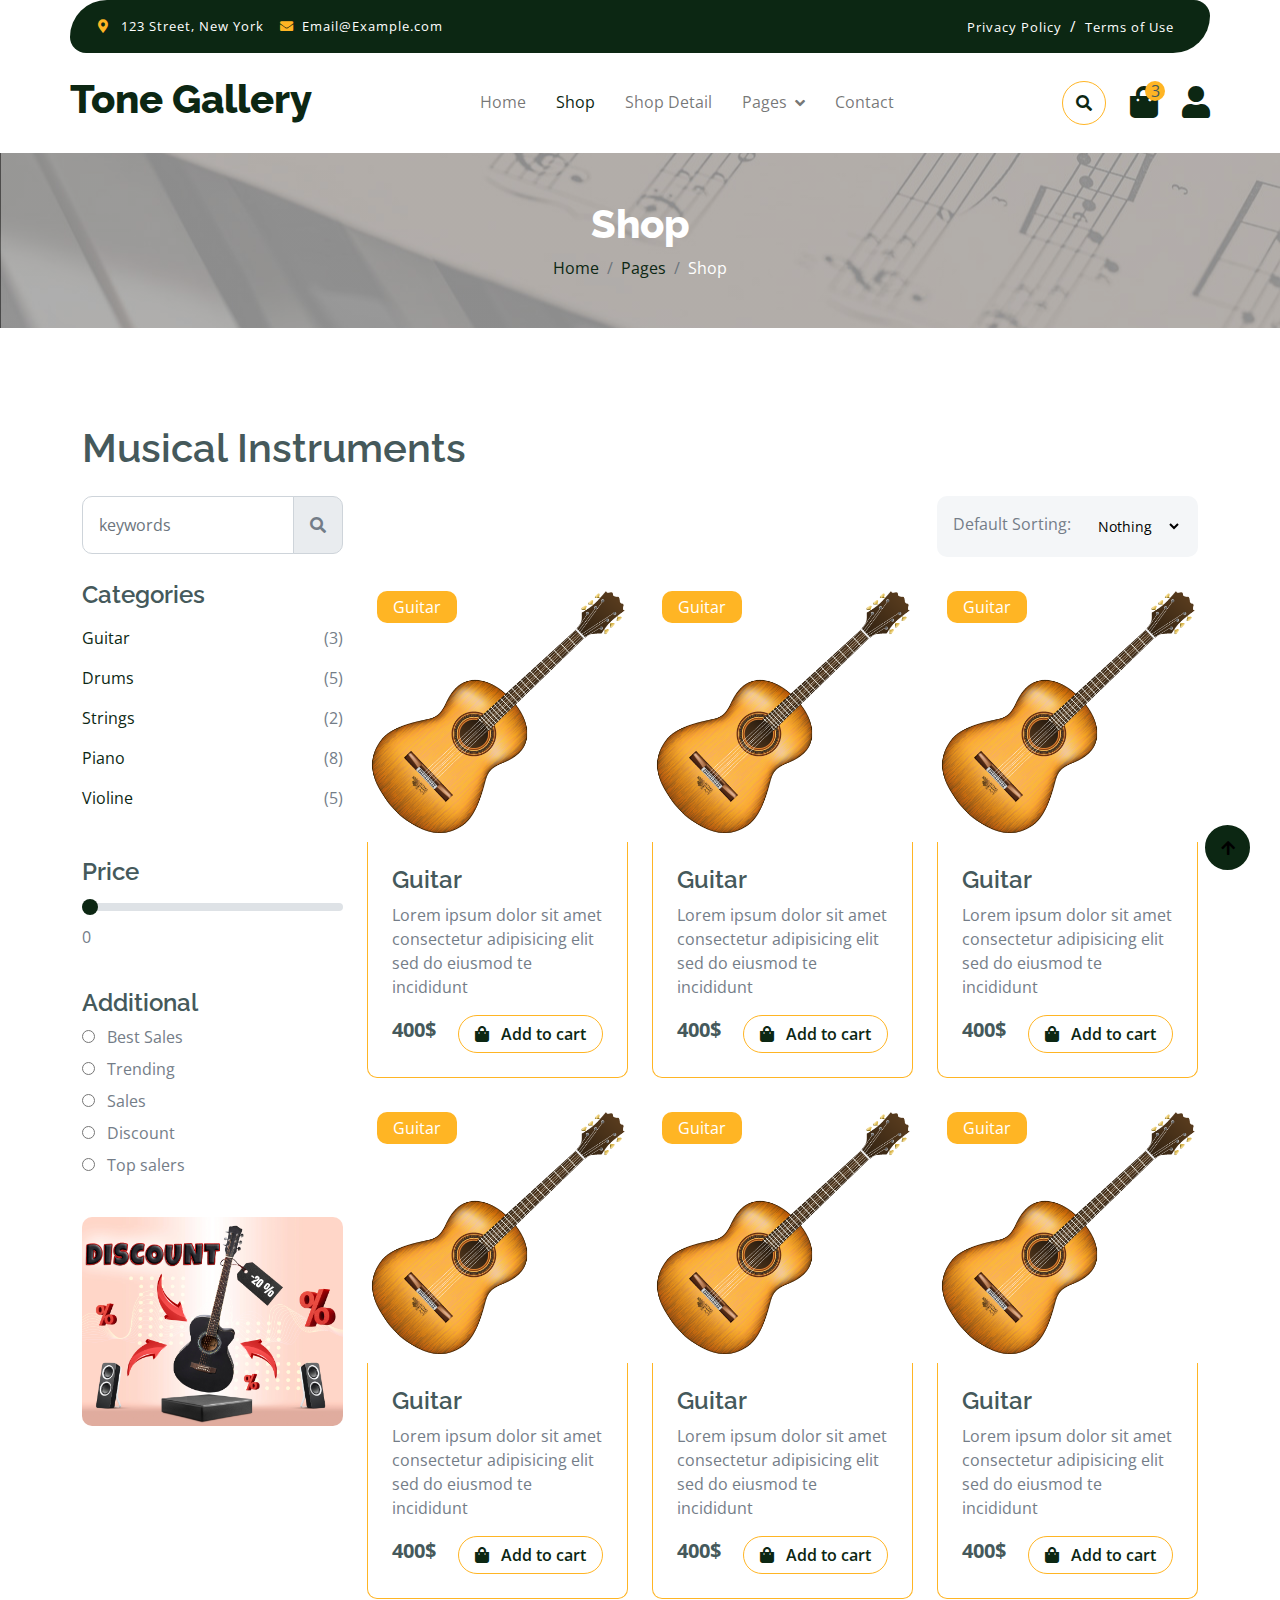
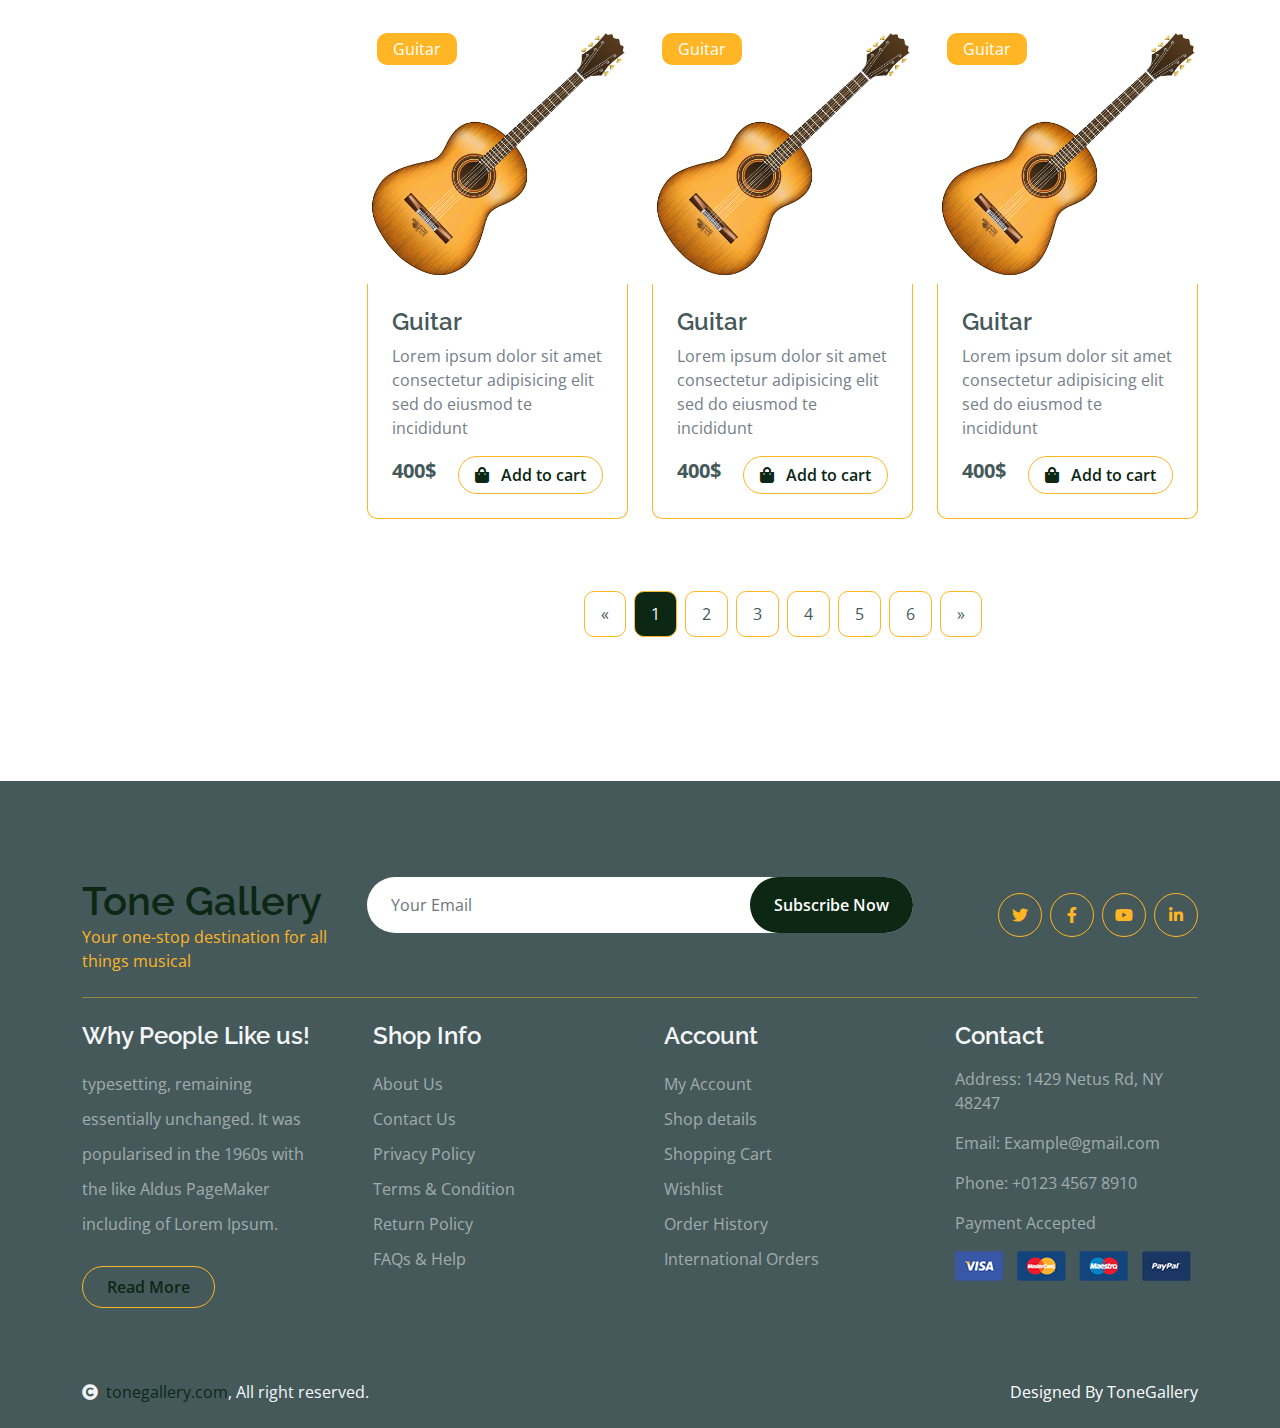
<file: shop.html>
<!DOCTYPE html>
<html lang="en">

    <head>
        <meta charset="utf-8">
        <title>Tone Gallery</title>
        <meta content="width=device-width, initial-scale=1.0" name="viewport">
        <meta content="" name="keywords">
        <meta content="" name="description">

        <!-- Google Web Fonts -->
        <link rel="preconnect" href="https://fonts.googleapis.com">
        <link rel="preconnect" href="https://fonts.gstatic.com" crossorigin>
        <link href="https://fonts.googleapis.com/css2?family=Open+Sans:wght@400;600&family=Raleway:wght@600;800&display=swap" rel="stylesheet"> 

        <!-- Icon Font Stylesheet -->
        <link rel="stylesheet" href="https://use.fontawesome.com/releases/v5.15.4/css/all.css"/>
        <link href="https://cdn.jsdelivr.net/npm/bootstrap-icons@1.4.1/font/bootstrap-icons.css" rel="stylesheet">

        <!-- Libraries Stylesheet -->
        <link href="lib/lightbox/css/lightbox.min.css" rel="stylesheet">
        <link href="lib/owlcarousel/assets/owl.carousel.min.css" rel="stylesheet">


        <!-- Customized Bootstrap Stylesheet -->
        <link href="css/bootstrap.min.css" rel="stylesheet">

        <!-- Template Stylesheet -->
        <link href="css/style.css" rel="stylesheet">
    </head>

    <body>

        <!-- Spinner Start -->
        <div id="spinner" class="show w-100 vh-100 bg-white position-fixed translate-middle top-50 start-50  d-flex align-items-center justify-content-center">
            <div class="spinner-grow text-primary" role="status"></div>
        </div>
        <!-- Spinner End -->


        <!-- Navbar start -->
        <div class="container-fluid fixed-top">
            <div class="container topbar bg-primary d-none d-lg-block">
                <div class="d-flex justify-content-between">
                    <div class="top-info ps-2">
                        <small class="me-3"><i class="fas fa-map-marker-alt me-2 text-secondary"></i> <a href="#" class="text-white">123 Street, New York</a></small>
                        <small class="me-3"><i class="fas fa-envelope me-2 text-secondary"></i><a href="#" class="text-white">Email@Example.com</a></small>
                    </div>
                    <div class="top-link pe-2">
                        <a href="#" class="text-white"><small class="text-white mx-2">Privacy Policy</small>/</a>
                        <a href="#" class="text-white"><small class="text-white mx-2">Terms of Use</small></a>
                    </div>
                </div>
            </div>
            <div class="container px-0">
                <nav class="navbar navbar-light bg-white navbar-expand-xl">
                    <a href="index.html" class="navbar-brand"><h1 class="text-primary display-6">Tone Gallery</h1></a>
                    <button class="navbar-toggler py-2 px-3" type="button" data-bs-toggle="collapse" data-bs-target="#navbarCollapse">
                        <span class="fa fa-bars text-primary"></span>
                    </button>
                    <div class="collapse navbar-collapse bg-white" id="navbarCollapse">
                        <div class="navbar-nav mx-auto">
                            <a href="index.html" class="nav-item nav-link">Home</a>
                            <a href="shop.html" class="nav-item nav-link active">Shop</a>
                            <a href="shop-detail.html" class="nav-item nav-link">Shop Detail</a>
                            <div class="nav-item dropdown">
                                <a href="#" class="nav-link dropdown-toggle" data-bs-toggle="dropdown">Pages</a>
                                <div class="dropdown-menu m-0 bg-secondary rounded-0">
                                    <a href="cart.html" class="dropdown-item">Cart</a>
                                    <a href="chackout.html" class="dropdown-item">Chackout</a>
                                    <a href="feedback.html" class="dropdown-item">Feedbacks</a>
                                    <a href="404.html" class="dropdown-item">404 Page</a>
                                </div>
                            </div>
                            <a href="contact.html" class="nav-item nav-link">Contact</a>
                        </div>
                        <div class="d-flex m-3 me-0">
                            <button class="btn-search btn border border-secondary btn-md-square rounded-circle bg-white me-4" data-bs-toggle="modal" data-bs-target="#searchModal"><i class="fas fa-search text-primary"></i></button>
                            <a href="#" class="position-relative me-4 my-auto">
                                <i class="fa fa-shopping-bag fa-2x"></i>
                                <span class="position-absolute bg-secondary rounded-circle d-flex align-items-center justify-content-center text-dark px-1" style="top: -5px; left: 15px; height: 20px; min-width: 20px;">3</span>
                            </a>
                            <a href="#" class="my-auto">
                                <i class="fas fa-user fa-2x"></i>
                            </a>
                        </div>
                    </div>
                </nav>
            </div>
        </div>
        <!-- Navbar End -->


        <!-- Modal Search Start -->
        <div class="modal fade" id="searchModal" tabindex="-1" aria-labelledby="exampleModalLabel" aria-hidden="true">
            <div class="modal-dialog modal-fullscreen">
                <div class="modal-content rounded-0">
                    <div class="modal-header">
                        <h5 class="modal-title" id="exampleModalLabel">Search by keyword</h5>
                        <button type="button" class="btn-close" data-bs-dismiss="modal" aria-label="Close"></button>
                    </div>
                    <div class="modal-body d-flex align-items-center">
                        <div class="input-group w-75 mx-auto d-flex">
                            <input type="search" class="form-control p-3" placeholder="keywords" aria-describedby="search-icon-1">
                            <span id="search-icon-1" class="input-group-text p-3"><i class="fa fa-search"></i></span>
                        </div>
                    </div>
                </div>
            </div>
        </div>
        <!-- Modal Search End -->


        <!-- Single Page Header start -->
        <div class="container-fluid page-header py-5">
            <h1 class="text-center text-white display-6">Shop</h1>
            <ol class="breadcrumb justify-content-center mb-0">
                <li class="breadcrumb-item"><a href="#">Home</a></li>
                <li class="breadcrumb-item"><a href="#">Pages</a></li>
                <li class="breadcrumb-item active text-white">Shop</li>
            </ol>
        </div>
        <!-- Single Page Header End -->


        <!-- Fruits Shop Start-->
        <div class="container-fluid fruite py-5">
            <div class="container py-5">
                <h1 class="mb-4">Musical Instruments</h1>
                <div class="row g-4">
                    <div class="col-lg-12">
                        <div class="row g-4">
                            <div class="col-xl-3">
                                <div class="input-group w-100 mx-auto d-flex">
                                    <input type="search" class="form-control p-3" placeholder="keywords" aria-describedby="search-icon-1">
                                    <span id="search-icon-1" class="input-group-text p-3"><i class="fa fa-search"></i></span>
                                </div>
                            </div>
                            <div class="col-6"></div>
                            <div class="col-xl-3">
                                <div class="bg-light ps-3 py-3 rounded d-flex justify-content-between mb-4">
                                    <label for="fruits">Default Sorting:</label>
                                    <select id="fruits" name="fruitlist" class="border-0 form-select-sm bg-light me-3" form="fruitform">
                                        <option value="volvo">Nothing</option>
                                        <option value="saab">Popularity</option>
                                        <option value="opel">Trending</option>
                                        <option value="audi">Best Sales</option>
                                    </select>
                                </div>
                            </div>
                        </div>
                        <div class="row g-4">
                            <div class="col-lg-3">
                                <div class="row g-4">
                                    <div class="col-lg-12">
                                        <div class="mb-3">
                                            <h4>Categories</h4>
                                            <ul class="list-unstyled fruite-categorie">
                                                <li>
                                                    <div class="d-flex justify-content-between fruite-name">
                                                        <a href="#">Guitar</a>
                                                        <span>(3)</span>
                                                    </div>
                                                </li>
                                                <li>
                                                    <div class="d-flex justify-content-between fruite-name">
                                                        <a href="#">Drums</a>
                                                        <span>(5)</span>
                                                    </div>
                                                </li>
                                                <li>
                                                    <div class="d-flex justify-content-between fruite-name">
                                                        <a href="#">Strings</a>
                                                        <span>(2)</span>
                                                    </div>
                                                </li>
                                                <li>
                                                    <div class="d-flex justify-content-between fruite-name">
                                                        <a href="#">Piano</a>
                                                        <span>(8)</span>
                                                    </div>
                                                </li>
                                                <li>
                                                    <div class="d-flex justify-content-between fruite-name">
                                                        <a href="#">Violine</a>
                                                        <span>(5)</span>
                                                    </div>
                                                </li>
                                            </ul>
                                        </div>
                                    </div>
                                    <div class="col-lg-12">
                                        <div class="mb-3">
                                            <h4 class="mb-2">Price</h4>
                                            <input type="range" class="form-range w-100" id="rangeInput" name="rangeInput" min="0" max="500" value="0" oninput="amount.value=rangeInput.value">
                                            <output id="amount" name="amount" min-velue="0" max-value="500" for="rangeInput">0</output>
                                        </div>
                                    </div>
                                    <div class="col-lg-12">
                                        <div class="mb-3">
                                            <h4>Additional</h4>
                                            <div class="mb-2">
                                                <input type="radio" class="me-2" id="Categories-1" name="Categories-1" value="Beverages">
                                                <label for="Categories-1"> Best Sales</label>
                                            </div>
                                            <div class="mb-2">
                                                <input type="radio" class="me-2" id="Categories-2" name="Categories-1" value="Beverages">
                                                <label for="Categories-2"> Trending</label>
                                            </div>
                                            <div class="mb-2">
                                                <input type="radio" class="me-2" id="Categories-3" name="Categories-1" value="Beverages">
                                                <label for="Categories-3"> Sales</label>
                                            </div>
                                            <div class="mb-2">
                                                <input type="radio" class="me-2" id="Categories-4" name="Categories-1" value="Beverages">
                                                <label for="Categories-4"> Discount</label>
                                            </div>
                                            <div class="mb-2">
                                                <input type="radio" class="me-2" id="Categories-5" name="Categories-1" value="Beverages">
                                                <label for="Categories-5"> Top salers</label>
                                            </div>
                                        </div>
                                    </div>
                                    
                                        
                                    <div class="col-lg-12">
                                        <div class="position-relative">
                                            <img src="img/discount.png" class="img-fluid w-100 rounded" alt="">
                                            <div class="position-absolute" style="top: 50%; right: 10px; transform: translateY(-50%);">
                                                <h3 class="text-secondary fw-bold"> <br>  <br> </h3>
                                            </div>
                                        </div>
                                    </div>
                                </div>
                            </div>
                            <div class="col-lg-9">
                                <div class="row g-4 justify-content-center">
                                    <div class="col-md-6 col-lg-6 col-xl-4">
                                        <div class="rounded position-relative fruite-item">
                                            <div class="fruite-img">
                                                <img src="img/guitar.jpg" class="img-fluid w-100 rounded-top" alt="">
                                            </div>
                                            <div class="text-white bg-secondary px-3 py-1 rounded position-absolute" style="top: 10px; left: 10px;">Guitar</div>
                                            <div class="p-4 border border-secondary border-top-0 rounded-bottom">
                                                <h4>Guitar</h4>
                                                <p>Lorem ipsum dolor sit amet consectetur adipisicing elit sed do eiusmod te incididunt</p>
                                                <div class="d-flex justify-content-between flex-lg-wrap">
                                                    <p class="text-dark fs-5 fw-bold mb-0">400$</p>
                                                    <a href="#" class="btn border border-secondary rounded-pill px-3 text-primary"><i class="fa fa-shopping-bag me-2 text-primary"></i> Add to cart</a>
                                                </div>
                                            </div>
                                        </div>
                                    </div>
                                    <div class="col-md-6 col-lg-6 col-xl-4">
                                        <div class="rounded position-relative fruite-item">
                                            <div class="fruite-img">
                                                <img src="img/guitar.jpg" class="img-fluid w-100 rounded-top" alt="">
                                            </div>
                                            <div class="text-white bg-secondary px-3 py-1 rounded position-absolute" style="top: 10px; left: 10px;">Guitar</div>
                                            <div class="p-4 border border-secondary border-top-0 rounded-bottom">
                                                <h4>Guitar</h4>
                                                <p>Lorem ipsum dolor sit amet consectetur adipisicing elit sed do eiusmod te incididunt</p>
                                                <div class="d-flex justify-content-between flex-lg-wrap">
                                                    <p class="text-dark fs-5 fw-bold mb-0">400$</p>
                                                    <a href="#" class="btn border border-secondary rounded-pill px-3 text-primary"><i class="fa fa-shopping-bag me-2 text-primary"></i> Add to cart</a>
                                                </div>
                                            </div>
                                        </div>
                                    </div>
                                    <div class="col-md-6 col-lg-6 col-xl-4">
                                        <div class="rounded position-relative fruite-item">
                                            <div class="fruite-img">
                                                <img src="img/guitar.jpg" class="img-fluid w-100 rounded-top" alt="">
                                            </div>
                                            <div class="text-white bg-secondary px-3 py-1 rounded position-absolute" style="top: 10px; left: 10px;">Guitar</div>
                                            <div class="p-4 border border-secondary border-top-0 rounded-bottom">
                                                <h4>Guitar</h4>
                                                <p>Lorem ipsum dolor sit amet consectetur adipisicing elit sed do eiusmod te incididunt</p>
                                                <div class="d-flex justify-content-between flex-lg-wrap">
                                                    <p class="text-dark fs-5 fw-bold mb-0">400$</p>
                                                    <a href="#" class="btn border border-secondary rounded-pill px-3 text-primary"><i class="fa fa-shopping-bag me-2 text-primary"></i> Add to cart</a>
                                                </div>
                                            </div>
                                        </div>
                                    </div>
                                    <div class="col-md-6 col-lg-6 col-xl-4">
                                        <div class="rounded position-relative fruite-item">
                                            <div class="fruite-img">
                                                <img src="img/guitar.jpg" class="img-fluid w-100 rounded-top" alt="">
                                            </div>
                                            <div class="text-white bg-secondary px-3 py-1 rounded position-absolute" style="top: 10px; left: 10px;">Guitar</div>
                                            <div class="p-4 border border-secondary border-top-0 rounded-bottom">
                                                <h4>Guitar</h4>
                                                <p>Lorem ipsum dolor sit amet consectetur adipisicing elit sed do eiusmod te incididunt</p>
                                                <div class="d-flex justify-content-between flex-lg-wrap">
                                                    <p class="text-dark fs-5 fw-bold mb-0">400$</p>
                                                    <a href="#" class="btn border border-secondary rounded-pill px-3 text-primary"><i class="fa fa-shopping-bag me-2 text-primary"></i> Add to cart</a>
                                                </div>
                                            </div>
                                        </div>
                                    </div>
                                    <div class="col-md-6 col-lg-6 col-xl-4">
                                        <div class="rounded position-relative fruite-item">
                                            <div class="fruite-img">
                                                <img src="img/guitar.jpg" class="img-fluid w-100 rounded-top" alt="">
                                            </div>
                                            <div class="text-white bg-secondary px-3 py-1 rounded position-absolute" style="top: 10px; left: 10px;">Guitar</div>
                                            <div class="p-4 border border-secondary border-top-0 rounded-bottom">
                                                <h4>Guitar</h4>
                                                <p>Lorem ipsum dolor sit amet consectetur adipisicing elit sed do eiusmod te incididunt</p>
                                                <div class="d-flex justify-content-between flex-lg-wrap">
                                                    <p class="text-dark fs-5 fw-bold mb-0">400$</p>
                                                    <a href="#" class="btn border border-secondary rounded-pill px-3 text-primary"><i class="fa fa-shopping-bag me-2 text-primary"></i> Add to cart</a>
                                                </div>
                                            </div>
                                        </div>
                                    </div>
                                    <div class="col-md-6 col-lg-6 col-xl-4">
                                        <div class="rounded position-relative fruite-item">
                                            <div class="fruite-img">
                                                <img src="img/guitar.jpg" class="img-fluid w-100 rounded-top" alt="">
                                            </div>
                                            <div class="text-white bg-secondary px-3 py-1 rounded position-absolute" style="top: 10px; left: 10px;">Guitar</div>
                                            <div class="p-4 border border-secondary border-top-0 rounded-bottom">
                                                <h4>Guitar</h4>
                                                <p>Lorem ipsum dolor sit amet consectetur adipisicing elit sed do eiusmod te incididunt</p>
                                                <div class="d-flex justify-content-between flex-lg-wrap">
                                                    <p class="text-dark fs-5 fw-bold mb-0">400$</p>
                                                    <a href="#" class="btn border border-secondary rounded-pill px-3 text-primary"><i class="fa fa-shopping-bag me-2 text-primary"></i> Add to cart</a>
                                                </div>
                                            </div>
                                        </div>
                                    </div>
                                    <div class="col-md-6 col-lg-6 col-xl-4">
                                        <div class="rounded position-relative fruite-item">
                                            <div class="fruite-img">
                                                <img src="img/guitar.jpg" class="img-fluid w-100 rounded-top" alt="">
                                            </div>
                                            <div class="text-white bg-secondary px-3 py-1 rounded position-absolute" style="top: 10px; left: 10px;">Guitar</div>
                                            <div class="p-4 border border-secondary border-top-0 rounded-bottom">
                                                <h4>Guitar</h4>
                                                <p>Lorem ipsum dolor sit amet consectetur adipisicing elit sed do eiusmod te incididunt</p>
                                                <div class="d-flex justify-content-between flex-lg-wrap">
                                                    <p class="text-dark fs-5 fw-bold mb-0">400$</p>
                                                    <a href="#" class="btn border border-secondary rounded-pill px-3 text-primary"><i class="fa fa-shopping-bag me-2 text-primary"></i> Add to cart</a>
                                                </div>
                                            </div>
                                        </div>
                                    </div>
                                    <div class="col-md-6 col-lg-6 col-xl-4">
                                        <div class="rounded position-relative fruite-item">
                                            <div class="fruite-img">
                                                <img src="img/guitar.jpg" class="img-fluid w-100 rounded-top" alt="">
                                            </div>
                                            <div class="text-white bg-secondary px-3 py-1 rounded position-absolute" style="top: 10px; left: 10px;">Guitar</div>
                                            <div class="p-4 border border-secondary border-top-0 rounded-bottom">
                                                <h4>Guitar</h4>
                                                <p>Lorem ipsum dolor sit amet consectetur adipisicing elit sed do eiusmod te incididunt</p>
                                                <div class="d-flex justify-content-between flex-lg-wrap">
                                                    <p class="text-dark fs-5 fw-bold mb-0">400$</p>
                                                    <a href="#" class="btn border border-secondary rounded-pill px-3 text-primary"><i class="fa fa-shopping-bag me-2 text-primary"></i> Add to cart</a>
                                                </div>
                                            </div>
                                        </div>
                                    </div>
                                    <div class="col-md-6 col-lg-6 col-xl-4">
                                        <div class="rounded position-relative fruite-item">
                                            <div class="fruite-img">
                                                <img src="img/guitar.jpg" class="img-fluid w-100 rounded-top" alt="">
                                            </div>
                                            <div class="text-white bg-secondary px-3 py-1 rounded position-absolute" style="top: 10px; left: 10px;">Guitar</div>
                                            <div class="p-4 border border-secondary border-top-0 rounded-bottom">
                                                <h4>Guitar</h4>
                                                <p>Lorem ipsum dolor sit amet consectetur adipisicing elit sed do eiusmod te incididunt</p>
                                                <div class="d-flex justify-content-between flex-lg-wrap">
                                                    <p class="text-dark fs-5 fw-bold mb-0">400$</p>
                                                    <a href="#" class="btn border border-secondary rounded-pill px-3 text-primary"><i class="fa fa-shopping-bag me-2 text-primary"></i> Add to cart</a>
                                                </div>
                                            </div>
                                        </div>
                                    </div>
                                    <div class="col-12">
                                        <div class="pagination d-flex justify-content-center mt-5">
                                            <a href="#" class="rounded">&laquo;</a>
                                            <a href="#" class="active rounded">1</a>
                                            <a href="#" class="rounded">2</a>
                                            <a href="#" class="rounded">3</a>
                                            <a href="#" class="rounded">4</a>
                                            <a href="#" class="rounded">5</a>
                                            <a href="#" class="rounded">6</a>
                                            <a href="#" class="rounded">&raquo;</a>
                                        </div>
                                    </div>
                                </div>
                            </div>
                        </div>
                    </div>
                </div>
            </div>
        </div>
        <!-- Fruits Shop End-->


        <!-- Footer Start -->
        <div class="container-fluid bg-dark text-white-50 footer pt-5 mt-5">
            <div class="container py-5">
                <div class="pb-4 mb-4" style="border-bottom: 1px solid rgba(226, 175, 24, 0.5) ;">
                    <div class="row g-4">
                        <div class="col-lg-3">
                            <a href="#">
                                <h1 class="text-primary mb-0">Tone Gallery</h1>
                                <p class="text-secondary mb-0">Your one-stop destination for all things musical</p>
                            </a>
                        </div>
                        <div class="col-lg-6">
                            <div class="position-relative mx-auto">
                                <input class="form-control border-0 w-100 py-3 px-4 rounded-pill" type="number" placeholder="Your Email">
                                <button type="submit" class="btn btn-primary border-0 border-secondary py-3 px-4 position-absolute rounded-pill text-white" style="top: 0; right: 0;">Subscribe Now</button>
                            </div>
                        </div>
                        <div class="col-lg-3">
                            <div class="d-flex justify-content-end pt-3">
                                <a class="btn  btn-outline-secondary me-2 btn-md-square rounded-circle" href=""><i class="fab fa-twitter"></i></a>
                                <a class="btn btn-outline-secondary me-2 btn-md-square rounded-circle" href=""><i class="fab fa-facebook-f"></i></a>
                                <a class="btn btn-outline-secondary me-2 btn-md-square rounded-circle" href=""><i class="fab fa-youtube"></i></a>
                                <a class="btn btn-outline-secondary btn-md-square rounded-circle" href=""><i class="fab fa-linkedin-in"></i></a>
                            </div>
                        </div>
                    </div>
                </div>
                <div class="row g-5">
                    <div class="col-lg-3 col-md-6">
                        <div class="footer-item">
                            <h4 class="text-light mb-3">Why People Like us!</h4>
                            <p class="mb-4">typesetting, remaining essentially unchanged. It was 
                                popularised in the 1960s with the like Aldus PageMaker including of Lorem Ipsum.</p>
                            <a href="" class="btn border-secondary py-2 px-4 rounded-pill text-primary">Read More</a>
                        </div>
                    </div>
                    <div class="col-lg-3 col-md-6">
                        <div class="d-flex flex-column text-start footer-item">
                            <h4 class="text-light mb-3">Shop Info</h4>
                            <a class="btn-link" href="">About Us</a>
                            <a class="btn-link" href="">Contact Us</a>
                            <a class="btn-link" href="">Privacy Policy</a>
                            <a class="btn-link" href="">Terms & Condition</a>
                            <a class="btn-link" href="">Return Policy</a>
                            <a class="btn-link" href="">FAQs & Help</a>
                        </div>
                    </div>
                    <div class="col-lg-3 col-md-6">
                        <div class="d-flex flex-column text-start footer-item">
                            <h4 class="text-light mb-3">Account</h4>
                            <a class="btn-link" href="">My Account</a>
                            <a class="btn-link" href="">Shop details</a>
                            <a class="btn-link" href="">Shopping Cart</a>
                            <a class="btn-link" href="">Wishlist</a>
                            <a class="btn-link" href="">Order History</a>
                            <a class="btn-link" href="">International Orders</a>
                        </div>
                    </div>
                    <div class="col-lg-3 col-md-6">
                        <div class="footer-item">
                            <h4 class="text-light mb-3">Contact</h4>
                            <p>Address: 1429 Netus Rd, NY 48247</p>
                            <p>Email: Example@gmail.com</p>
                            <p>Phone: +0123 4567 8910</p>
                            <p>Payment Accepted</p>
                            <img src="img/payment.png" class="img-fluid" alt="">
                        </div>
                    </div>
                </div>
            </div>
        </div>
        <!-- Footer End -->

        <!-- Copyright Start -->
        <div class="container-fluid copyright bg-dark py-4">
            <div class="container">
                <div class="row">
                    <div class="col-md-6 text-center text-md-start mb-3 mb-md-0">
                        <span class="text-light"><a href="#"><i class="fas fa-copyright text-light me-2"></i>tonegallery.com</a>, All right reserved.</span>
                    </div>
                    <div class="col-md-6 my-auto text-center text-md-end text-white">
                        
                        Designed By ToneGallery</a>
                    </div>
                </div>
            </div>
        </div>
        <!-- Copyright End -->



        <!-- Back to Top -->
        <a href="#" class="btn btn-primary border-3 border-primary rounded-circle back-to-top"><i class="fa fa-arrow-up"></i></a>   

        
    <!-- JavaScript Libraries -->
    <script src="https://ajax.googleapis.com/ajax/libs/jquery/3.6.4/jquery.min.js"></script>
    <script src="https://cdn.jsdelivr.net/npm/bootstrap@5.0.0/dist/js/bootstrap.bundle.min.js"></script>
    <script src="lib/easing/easing.min.js"></script>
    <script src="lib/waypoints/waypoints.min.js"></script>
    <script src="lib/lightbox/js/lightbox.min.js"></script>
    <script src="lib/owlcarousel/owl.carousel.min.js"></script>

    <!-- Template Javascript -->
    <script src="js/main.js"></script>
    </body>

</html>
</file>
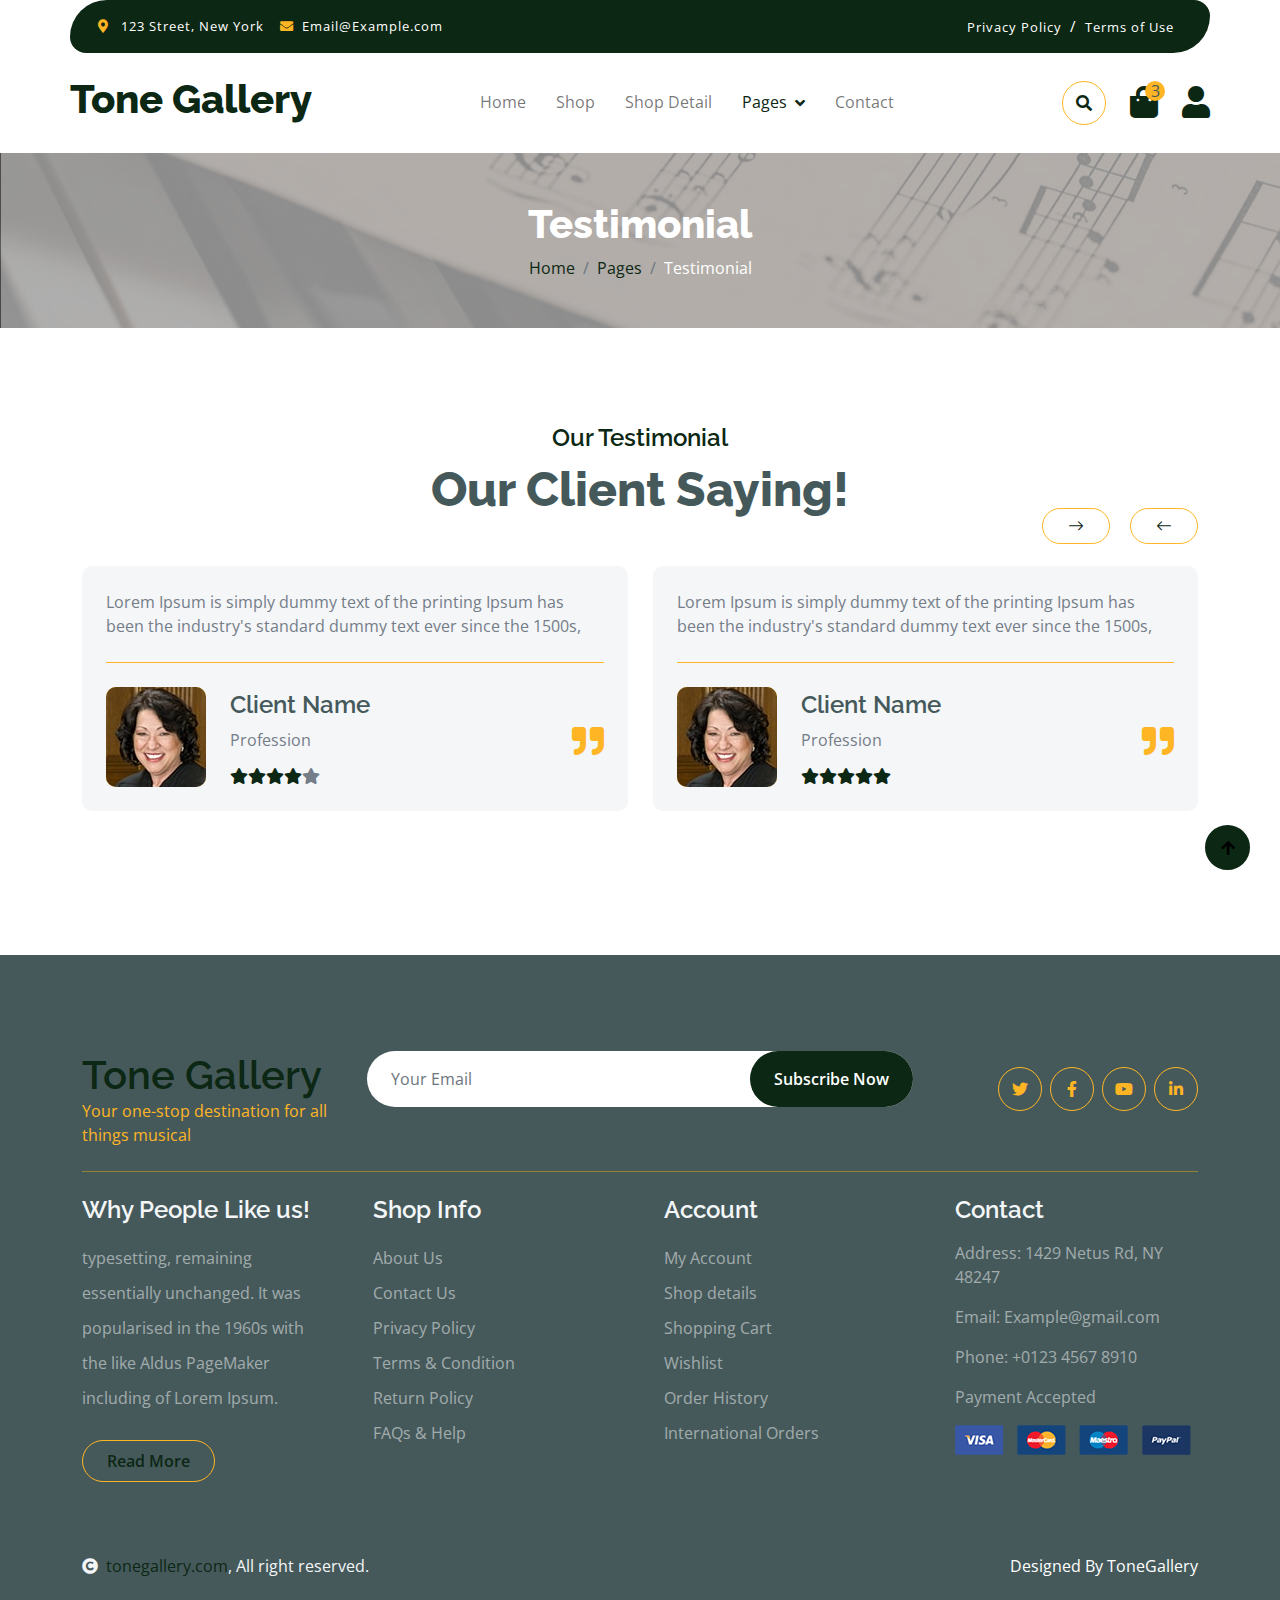
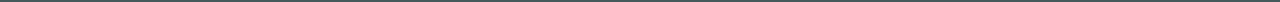
<file: testimonial.html>
<!DOCTYPE html>
<html lang="en">

    <head>
        <meta charset="utf-8">
        <title>Tone Gallery | Testimonials</title>
        <meta content="width=device-width, initial-scale=1.0" name="viewport">
        <meta content="" name="keywords">
        <meta content="" name="description">

        <!-- Google Web Fonts -->
        <link rel="preconnect" href="https://fonts.googleapis.com">
        <link rel="preconnect" href="https://fonts.gstatic.com" crossorigin>
        <link href="https://fonts.googleapis.com/css2?family=Open+Sans:wght@400;600&family=Raleway:wght@600;800&display=swap" rel="stylesheet"> 

        <!-- Icon Font Stylesheet -->
        <link rel="stylesheet" href="https://use.fontawesome.com/releases/v5.15.4/css/all.css"/>
        <link href="https://cdn.jsdelivr.net/npm/bootstrap-icons@1.4.1/font/bootstrap-icons.css" rel="stylesheet">

        <!-- Libraries Stylesheet -->
        <link href="lib/lightbox/css/lightbox.min.css" rel="stylesheet">
        <link href="lib/owlcarousel/assets/owl.carousel.min.css" rel="stylesheet">


        <!-- Customized Bootstrap Stylesheet -->
        <link href="css/bootstrap.min.css" rel="stylesheet">

        <!-- Template Stylesheet -->
        <link href="css/style.css" rel="stylesheet">
    </head>

    <body>

        <!-- Spinner Start -->
        <div id="spinner" class="show w-100 vh-100 bg-white position-fixed translate-middle top-50 start-50  d-flex align-items-center justify-content-center">
            <div class="spinner-grow text-primary" role="status"></div>
        </div>
        <!-- Spinner End -->


        <!-- Navbar start -->
        <div class="container-fluid fixed-top">
            <div class="container topbar bg-primary d-none d-lg-block">
                <div class="d-flex justify-content-between">
                    <div class="top-info ps-2">
                        <small class="me-3"><i class="fas fa-map-marker-alt me-2 text-secondary"></i> <a href="#" class="text-white">123 Street, New York</a></small>
                        <small class="me-3"><i class="fas fa-envelope me-2 text-secondary"></i><a href="#" class="text-white">Email@Example.com</a></small>
                    </div>
                    <div class="top-link pe-2">
                        <a href="#" class="text-white"><small class="text-white mx-2">Privacy Policy</small>/</a>
                        <a href="#" class="text-white"><small class="text-white mx-2">Terms of Use</small></a>
                    </div>
                </div>
            </div>
            <div class="container px-0">
                <nav class="navbar navbar-light bg-white navbar-expand-xl">
                    <a href="index.html" class="navbar-brand"><h1 class="text-primary display-6">Tone Gallery</h1></a>
                    <button class="navbar-toggler py-2 px-3" type="button" data-bs-toggle="collapse" data-bs-target="#navbarCollapse">
                        <span class="fa fa-bars text-primary"></span>
                    </button>
                    <div class="collapse navbar-collapse bg-white" id="navbarCollapse">
                        <div class="navbar-nav mx-auto">
                            <a href="index.html" class="nav-item nav-link">Home</a>
                            <a href="shop.html" class="nav-item nav-link">Shop</a>
                            <a href="shop-detail.html" class="nav-item nav-link">Shop Detail</a>
                            <div class="nav-item dropdown">
                                <a href="#" class="nav-link dropdown-toggle active" data-bs-toggle="dropdown">Pages</a>
                                <div class="dropdown-menu m-0 bg-secondary rounded-0">
                                    <a href="cart.html" class="dropdown-item">Cart</a>
                                    <a href="chackout.html" class="dropdown-item">Chackout</a>
                                    <a href="testimonial.html" class="dropdown-item active">Testimonial</a>
                                    <a href="404.html" class="dropdown-item">404 Page</a>
                                </div>
                            </div>
                            <a href="contact.html" class="nav-item nav-link">Contact</a>
                        </div>
                        <div class="d-flex m-3 me-0">
                            <button class="btn-search btn border border-secondary btn-md-square rounded-circle bg-white me-4" data-bs-toggle="modal" data-bs-target="#searchModal"><i class="fas fa-search text-primary"></i></button>
                            <a href="#" class="position-relative me-4 my-auto">
                                <i class="fa fa-shopping-bag fa-2x"></i>
                                <span class="position-absolute bg-secondary rounded-circle d-flex align-items-center justify-content-center text-dark px-1" style="top: -5px; left: 15px; height: 20px; min-width: 20px;">3</span>
                            </a>
                            <a href="#" class="my-auto">
                                <i class="fas fa-user fa-2x"></i>
                            </a>
                        </div>
                    </div>
                </nav>
            </div>
        </div>
        <!-- Navbar End -->


        <!-- Modal Search Start -->
        <div class="modal fade" id="searchModal" tabindex="-1" aria-labelledby="exampleModalLabel" aria-hidden="true">
            <div class="modal-dialog modal-fullscreen">
                <div class="modal-content rounded-0">
                    <div class="modal-header">
                        <h5 class="modal-title" id="exampleModalLabel">Search by keyword</h5>
                        <button type="button" class="btn-close" data-bs-dismiss="modal" aria-label="Close"></button>
                    </div>
                    <div class="modal-body d-flex align-items-center">
                        <div class="input-group w-75 mx-auto d-flex">
                            <input type="search" class="form-control p-3" placeholder="keywords" aria-describedby="search-icon-1">
                            <span id="search-icon-1" class="input-group-text p-3"><i class="fa fa-search"></i></span>
                        </div>
                    </div>
                </div>
            </div>
        </div>
        <!-- Modal Search End -->


        <!-- Single Page Header start -->
        <div class="container-fluid page-header py-5">
            <h1 class="text-center text-white display-6">Testimonial</h1>
            <ol class="breadcrumb justify-content-center mb-0">
                <li class="breadcrumb-item"><a href="#">Home</a></li>
                <li class="breadcrumb-item"><a href="#">Pages</a></li>
                <li class="breadcrumb-item active text-white">Testimonial</li>
            </ol>
        </div>
        <!-- Single Page Header End -->


        <!-- Tastimonial Start -->
        <div class="container-fluid testimonial py-5">
            <div class="container py-5">
                <div class="testimonial-header text-center">
                    <h4 class="text-primary">Our Testimonial</h4>
                    <h1 class="display-5 mb-5 text-dark">Our Client Saying!</h1>
                </div>
                <div class="owl-carousel testimonial-carousel">
                    <div class="testimonial-item img-border-radius bg-light rounded p-4">
                        <div class="position-relative">
                            <i class="fa fa-quote-right fa-2x text-secondary position-absolute" style="bottom: 30px; right: 0;"></i>
                            <div class="mb-4 pb-4 border-bottom border-secondary">
                                <p class="mb-0">Lorem Ipsum is simply dummy text of the printing Ipsum has been the industry's standard dummy text ever since the 1500s,
                                </p>
                            </div>
                            <div class="d-flex align-items-center flex-nowrap">
                                <div class="bg-secondary rounded">
                                    <img src="img/testimonial-1.jpg" class="img-fluid rounded" style="width: 100px; height: 100px;" alt="">
                                </div>
                                <div class="ms-4 d-block">
                                    <h4 class="text-dark">Client Name</h4>
                                    <p class="m-0 pb-3">Profession</p>
                                    <div class="d-flex pe-5">
                                        <i class="fas fa-star text-primary"></i>
                                        <i class="fas fa-star text-primary"></i>
                                        <i class="fas fa-star text-primary"></i>
                                        <i class="fas fa-star text-primary"></i>
                                        <i class="fas fa-star"></i>
                                    </div>
                                </div>
                            </div>
                        </div>
                    </div>
                    <div class="testimonial-item img-border-radius bg-light rounded p-4">
                        <div class="position-relative">
                            <i class="fa fa-quote-right fa-2x text-secondary position-absolute" style="bottom: 30px; right: 0;"></i>
                            <div class="mb-4 pb-4 border-bottom border-secondary">
                                <p class="mb-0">Lorem Ipsum is simply dummy text of the printing Ipsum has been the industry's standard dummy text ever since the 1500s,
                                </p>
                            </div>
                            <div class="d-flex align-items-center flex-nowrap">
                                <div class="bg-secondary rounded">
                                    <img src="img/testimonial-1.jpg" class="img-fluid rounded" style="width: 100px; height: 100px;" alt="">
                                </div>
                                <div class="ms-4 d-block">
                                    <h4 class="text-dark">Client Name</h4>
                                    <p class="m-0 pb-3">Profession</p>
                                    <div class="d-flex pe-5">
                                        <i class="fas fa-star text-primary"></i>
                                        <i class="fas fa-star text-primary"></i>
                                        <i class="fas fa-star text-primary"></i>
                                        <i class="fas fa-star text-primary"></i>
                                        <i class="fas fa-star text-primary"></i>
                                    </div>
                                </div>
                            </div>
                        </div>
                    </div>
                    <div class="testimonial-item img-border-radius bg-light rounded p-4">
                        <div class="position-relative">
                            <i class="fa fa-quote-right fa-2x text-secondary position-absolute" style="bottom: 30px; right: 0;"></i>
                            <div class="mb-4 pb-4 border-bottom border-secondary">
                                <p class="mb-0">Lorem Ipsum is simply dummy text of the printing Ipsum has been the industry's standard dummy text ever since the 1500s,
                                </p>
                            </div>
                            <div class="d-flex align-items-center flex-nowrap">
                                <div class="bg-secondary rounded">
                                    <img src="img/testimonial-1.jpg" class="img-fluid rounded" style="width: 100px; height: 100px;" alt="">
                                </div>
                                <div class="ms-4 d-block">
                                    <h4 class="text-dark">Client Name</h4>
                                    <p class="m-0 pb-3">Profession</p>
                                    <div class="d-flex pe-5">
                                        <i class="fas fa-star text-primary"></i>
                                        <i class="fas fa-star text-primary"></i>
                                        <i class="fas fa-star text-primary"></i>
                                        <i class="fas fa-star text-primary"></i>
                                        <i class="fas fa-star text-primary"></i>
                                    </div>
                                </div>
                            </div>
                        </div>
                    </div>
                </div>
            </div>
        </div>
        <!-- Tastimonial End -->


        <!-- Footer Start -->
        <div class="container-fluid bg-dark text-white-50 footer pt-5 mt-5">
            <div class="container py-5">
                <div class="pb-4 mb-4" style="border-bottom: 1px solid rgba(226, 175, 24, 0.5) ;">
                    <div class="row g-4">
                        <div class="col-lg-3">
                            <a href="#">
                                <h1 class="text-primary mb-0">Tone Gallery</h1>
                                <p class="text-secondary mb-0">Your one-stop destination for all things musical</p>
                            </a>
                        </div>
                        <div class="col-lg-6">
                            <div class="position-relative mx-auto">
                                <input class="form-control border-0 w-100 py-3 px-4 rounded-pill" type="number" placeholder="Your Email">
                                <button type="submit" class="btn btn-primary border-0 border-secondary py-3 px-4 position-absolute rounded-pill text-white" style="top: 0; right: 0;">Subscribe Now</button>
                            </div>
                        </div>
                        <div class="col-lg-3">
                            <div class="d-flex justify-content-end pt-3">
                                <a class="btn  btn-outline-secondary me-2 btn-md-square rounded-circle" href=""><i class="fab fa-twitter"></i></a>
                                <a class="btn btn-outline-secondary me-2 btn-md-square rounded-circle" href=""><i class="fab fa-facebook-f"></i></a>
                                <a class="btn btn-outline-secondary me-2 btn-md-square rounded-circle" href=""><i class="fab fa-youtube"></i></a>
                                <a class="btn btn-outline-secondary btn-md-square rounded-circle" href=""><i class="fab fa-linkedin-in"></i></a>
                            </div>
                        </div>
                    </div>
                </div>
                <div class="row g-5">
                    <div class="col-lg-3 col-md-6">
                        <div class="footer-item">
                            <h4 class="text-light mb-3">Why People Like us!</h4>
                            <p class="mb-4">typesetting, remaining essentially unchanged. It was 
                                popularised in the 1960s with the like Aldus PageMaker including of Lorem Ipsum.</p>
                            <a href="" class="btn border-secondary py-2 px-4 rounded-pill text-primary">Read More</a>
                        </div>
                    </div>
                    <div class="col-lg-3 col-md-6">
                        <div class="d-flex flex-column text-start footer-item">
                            <h4 class="text-light mb-3">Shop Info</h4>
                            <a class="btn-link" href="">About Us</a>
                            <a class="btn-link" href="">Contact Us</a>
                            <a class="btn-link" href="">Privacy Policy</a>
                            <a class="btn-link" href="">Terms & Condition</a>
                            <a class="btn-link" href="">Return Policy</a>
                            <a class="btn-link" href="">FAQs & Help</a>
                        </div>
                    </div>
                    <div class="col-lg-3 col-md-6">
                        <div class="d-flex flex-column text-start footer-item">
                            <h4 class="text-light mb-3">Account</h4>
                            <a class="btn-link" href="">My Account</a>
                            <a class="btn-link" href="">Shop details</a>
                            <a class="btn-link" href="">Shopping Cart</a>
                            <a class="btn-link" href="">Wishlist</a>
                            <a class="btn-link" href="">Order History</a>
                            <a class="btn-link" href="">International Orders</a>
                        </div>
                    </div>
                    <div class="col-lg-3 col-md-6">
                        <div class="footer-item">
                            <h4 class="text-light mb-3">Contact</h4>
                            <p>Address: 1429 Netus Rd, NY 48247</p>
                            <p>Email: Example@gmail.com</p>
                            <p>Phone: +0123 4567 8910</p>
                            <p>Payment Accepted</p>
                            <img src="img/payment.png" class="img-fluid" alt="">
                        </div>
                    </div>
                </div>
            </div>
        </div>
        <!-- Footer End -->

        <!-- Copyright Start -->
        <div class="container-fluid copyright bg-dark py-4">
            <div class="container">
                <div class="row">
                    <div class="col-md-6 text-center text-md-start mb-3 mb-md-0">
                        <span class="text-light"><a href="#"><i class="fas fa-copyright text-light me-2"></i>tonegallery.com</a>, All right reserved.</span>
                    </div>
                    <div class="col-md-6 my-auto text-center text-md-end text-white">
                        
                        Designed By ToneGallery</a>
                    </div>
                </div>
            </div>
        </div>
        <!-- Copyright End -->



        <!-- Back to Top -->
        <a href="#" class="btn btn-primary border-3 border-primary rounded-circle back-to-top"><i class="fa fa-arrow-up"></i></a>   

        
    <!-- JavaScript Libraries -->
    <script src="https://ajax.googleapis.com/ajax/libs/jquery/3.6.4/jquery.min.js"></script>
    <script src="https://cdn.jsdelivr.net/npm/bootstrap@5.0.0/dist/js/bootstrap.bundle.min.js"></script>
    <script src="lib/easing/easing.min.js"></script>
    <script src="lib/waypoints/waypoints.min.js"></script>
    <script src="lib/lightbox/js/lightbox.min.js"></script>
    <script src="lib/owlcarousel/owl.carousel.min.js"></script>

    <!-- Template Javascript -->
    <script src="js/main.js"></script>
    </body>

</html>
</file>
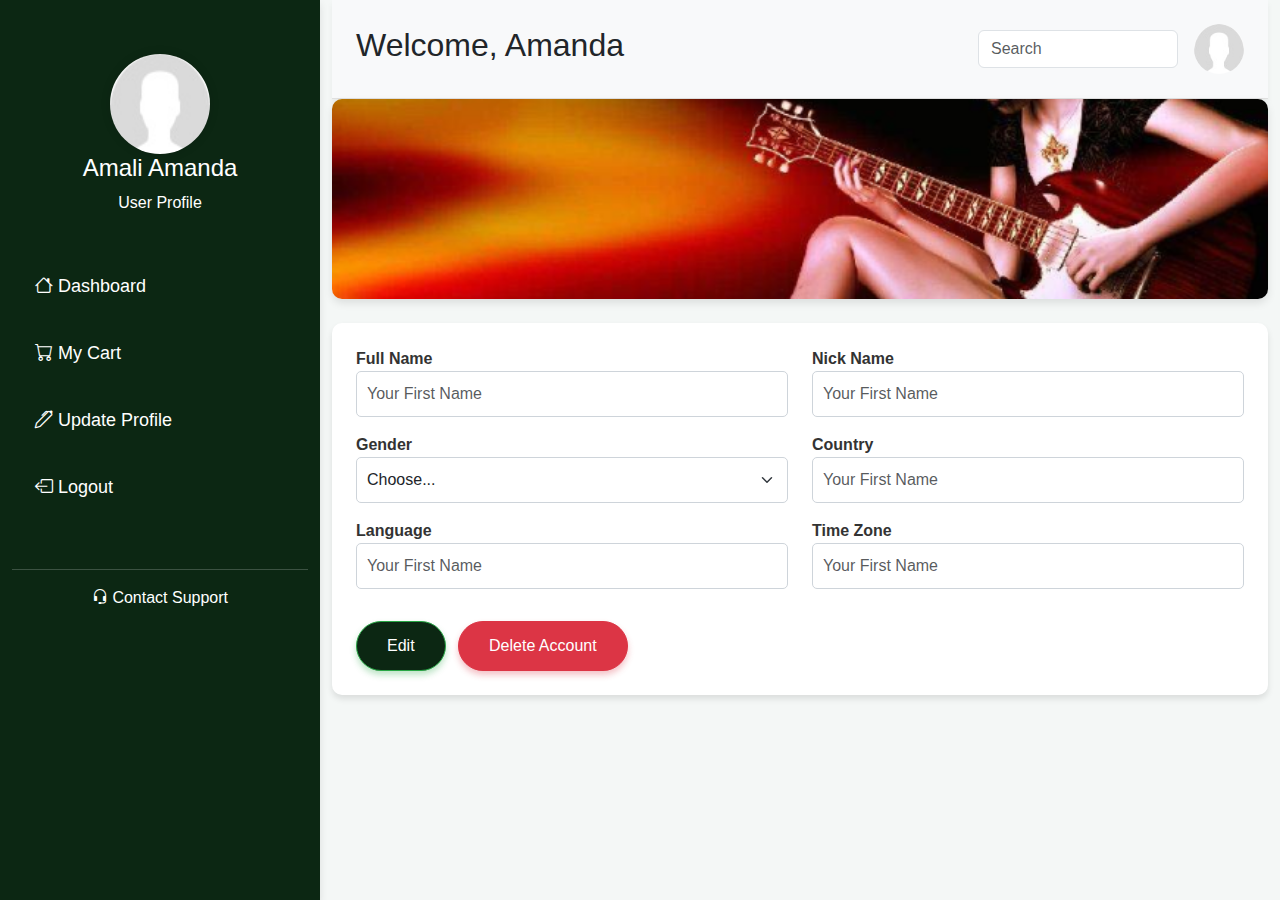
<file: userprofile.html>
<!DOCTYPE html>
<html lang="en">
<head>
    <meta charset="UTF-8">
    <meta name="viewport" content="width=device-width, initial-scale=1.0">
    <title>Tone Gallery Profile</title>
    <link href="https://cdn.jsdelivr.net/npm/bootstrap@5.3.0-alpha1/dist/css/bootstrap.min.css" rel="stylesheet">
    <link rel="stylesheet" href="css/userprofile.css">
    <!-- Google Web Fonts -->
    <link rel="preconnect" href="https://fonts.googleapis.com">
    <link rel="preconnect" href="https://fonts.gstatic.com" crossorigin>
    <link href="https://fonts.googleapis.com/css2?family=Open+Sans:wght@400;600&family=Raleway:wght@600;800&display=swap" rel="stylesheet"> 
     
      <!-- Icon Font Stylesheet -->
      <link rel="stylesheet" href="https://use.fontawesome.com/releases/v5.15.4/css/all.css"/>
      <link href="https://cdn.jsdelivr.net/npm/bootstrap-icons@1.4.1/font/bootstrap-icons.css" rel="stylesheet">




</head>
<body>
    <div class="container-fluid">
        <div class="row">
            <!-- Sidebar -->
            <div class="col-md-3 sidebar bg-success">
                <div class="profile-info p-4 text-center">
                    <img src="img/avatar.jpg" alt="User Profile" class="rounded-circle profile-img">
                    <h4>Amali Amanda</h4>
                    <p>User Profile</p>
                </div>
                <nav class="nav flex-column p-2">
                    <a class="nav-link text-white" href="#"><i class="bi bi-house"></i> Dashboard</a>
                    <a class="nav-link text-white" href="#"><i class="bi bi-cart"></i> My Cart</a>
                    <a class="nav-link text-white" href="#"><i class="bi bi-pen"></i> Update Profile</a>
                    <a class="nav-link text-white" href="#"><i class="bi bi-box-arrow-left"></i> Logout</a>
                </nav>
                <div class="contact-support p-3 text-white text-center">
                    <i class="bi bi-headset"></i> Contact Support
                </div>
            </div>
            <!-- Main content -->
            <div class="col-md-9">
                <div class="header d-flex justify-content-between align-items-center p-4">
                    <h2>Welcome, Amanda</h2>
                    <div class="d-flex align-items-center">
                        <input type="search" placeholder="Search" class="form-control me-3">
                        <img src="img/avatar.jpg" alt="User Avatar" class="rounded-circle avatar-img">
                    </div>
                </div>
                <div class="profile-banner mb-4">
                    <img src="img/banner.png" alt="Profile Banner" class="img-fluid">
                </div>
                <div class="profile-form p-4">
                    <div class="row mb-3">
                        <div class="col-md-6">
                            <label for="fullName">Full Name</label>
                            <input type="text" class="form-control" id="fullName" placeholder="Your First Name">
                        </div>
                        <div class="col-md-6">
                            <label for="nickName">Nick Name</label>
                            <input type="text" class="form-control" id="nickName" placeholder="Your First Name">
                        </div>
                    </div>
                    <div class="row mb-3">
                        <div class="col-md-6">
                            <label for="gender">Gender</label>
                            <select class="form-select" id="gender">
                                <option selected>Choose...</option>
                                <option value="Male">Male</option>
                                <option value="Female">Female</option>
                            </select>
                        </div>
                        <div class="col-md-6">
                            <label for="country">Country</label>
                            <input type="text" class="form-control" id="country" placeholder="Your First Name">
                        </div>
                    </div>
                    <div class="row mb-3">
                        <div class="col-md-6">
                            <label for="language">Language</label>
                            <input type="text" class="form-control" id="language" placeholder="Your First Name">
                        </div>
                        <div class="col-md-6">
                            <label for="timeZone">Time Zone</label>
                            <input type="text" class="form-control" id="timeZone" placeholder="Your First Name">
                        </div>
                    </div>
                    <div class="row mb-3">
                        
                    </div>
                    <button class="btn btn-success me-2">Edit</button>
                    <button class="btn btn-danger">Delete Account</button>
                </div>
            </div>
        </div>
    </div>

    <script src="https://cdn.jsdelivr.net/npm/bootstrap@5.3.0-alpha1/dist/js/bootstrap.bundle.min.js"></script>
</body>
</html>
</file>
<file: css/style.css>
/*** Spinner Start ***/
#spinner {
    opacity: 0;
    visibility: hidden;
    transition: opacity .8s ease-out, visibility 0s linear .5s;
    z-index: 99999;
 }

 #spinner.show {
     transition: opacity .8s ease-out, visibility 0s linear .0s;
     visibility: visible;
     opacity: 1;
 }

 .back-to-top {
    position: fixed;
    right: 30px;
    bottom: 30px;
    display: flex;
    width: 45px;
    height: 45px;
    align-items: center;
    justify-content: center;
    transition: 0.5s;
    z-index: 99;
}
/*** Spinner End ***/


/*** Button Start ***/
.btn {
    font-weight: 600;
    transition: .5s;
}

.btn-square {
    width: 32px;
    height: 32px;
}

.btn-sm-square {
    width: 34px;
    height: 34px;
}

.btn-md-square {
    width: 44px;
    height: 44px;
}

.btn-lg-square {
    width: 56px;
    height: 56px;
}

.btn-square,
.btn-sm-square,
.btn-md-square,
.btn-lg-square {
    padding: 0;
    display: flex;
    align-items: center;
    justify-content: center;
    font-weight: normal;
}

.btn.border-secondary {
    transition: 0.5s;
}

.btn.border-secondary:hover {
    background: var(--bs-secondary) !important;
    color: var(--bs-white) !important;
}

/*** Topbar Start ***/
.fixed-top {
    transition: 0.5s;
    background: var(--bs-white);
    border: 0;
}

.topbar {
    padding: 20px;
    border-radius: 230px 100px;
}

.topbar .top-info {
    font-size: 15px;
    line-height: 0;
    letter-spacing: 1px;
    display: flex;
    align-items: center;
}

.topbar .top-link {
    font-size: 15px;
    line-height: 0;
    letter-spacing: 1px;
    display: flex;
    align-items: center;
}

.topbar .top-link a {
    letter-spacing: 1px;
}

.topbar .top-link a small:hover {
    color: var(--bs-secondary) !important;
    transition: 0.5s;
}

.topbar .top-link a small:hover i {
    color: var(--bs-primary) !important;
}
/*** Topbar End ***/

/*** Navbar Start ***/
.navbar .navbar-nav .nav-link {
    padding: 10px 15px;
    font-size: 16px;
    transition: .5s;
}

.navbar {
    height: 100px;
    border-bottom: 1px solid rgba(255, 255, 255, .1);
}

.navbar .navbar-nav .nav-link:hover,
.navbar .navbar-nav .nav-link.active,
.fixed-top.bg-white .navbar .navbar-nav .nav-link:hover,
.fixed-top.bg-white .navbar .navbar-nav .nav-link.active {
    color: var(--bs-primary);
}

.navbar .dropdown-toggle::after {
    border: none;
    content: "\f107";
    font-family: "Font Awesome 5 Free";
    font-weight: 700;
    vertical-align: middle;
    margin-left: 8px;
}

@media (min-width: 1200px) {
    .navbar .nav-item .dropdown-menu {
        display: block;
        visibility: hidden;
        top: 100%;
        transform: rotateX(-75deg);
        transform-origin: 0% 0%;
        border: 0;
        transition: .5s;
        opacity: 0;
    }
}

.dropdown .dropdown-menu a:hover {
    background: var(--bs-secondary);
    color: var(--bs-primary);
}

.navbar .nav-item:hover .dropdown-menu {
    transform: rotateX(0deg);
    visibility: visible;
    background: var(--bs-light) !important;
    border-radius: 10px !important;
    transition: .5s;
    opacity: 1;
}

#searchModal .modal-content {
    background: rgba(255, 255, 255, .8);
}
/*** Navbar End ***/

/*** Hero Header ***/
.hero-header {
    background: linear-gradient(rgba(248, 223, 173, 0.1), rgba(248, 223, 173, 0.1)), url(../img/piano-1655558_1280.jpg);
    background-position: center center;
    background-repeat: no-repeat;
    background-size: cover;
}

.carousel-item {
    position: relative;
}

.carousel-item a {
    position: absolute;
    top: 50%;
    left: 50%;
    transform: translate(-50%, -50%);
    font-size: 25px;
    background: linear-gradient(rgba(255, 181, 36, 0.7), rgba(255, 181, 36, 0.7));
}

.carousel-control-next,
.carousel-control-prev {
    width: 48px;
    height: 48px;
    border-radius: 48px;
    border: 1px solid var(--bs-white);
    background: var(--bs-primary);
    position: absolute;
    top: 50%;
    transform: translateY(-50%);
}

.carousel-control-next {
    margin-right: 20px;
}

.carousel-control-prev {
    margin-left: 20px;
}

.page-header {
    position: relative;
    background: linear-gradient(rgba(0, 0, 0, 0.3), rgba(0, 0, 0, 0.3)), url(../img/piano-1655558_1280.jpg);
    background-position: center center;
    background-repeat: no-repeat;
    background-size: cover;
}

@media (min-width: 992px) {
    .hero-header,
    .page-header {
        margin-top: 152px !important;
    }
}

@media (max-width: 992px) {
    .hero-header,
    .page-header {
        margin-top: 97px !important;
    }
}
/*** Hero Header end ***/


/*** featurs Start ***/
.featurs .featurs-item .featurs-icon {
    position: relative;
    width: 120px;
    height: 120px;
}

.featurs .featurs-item .featurs-icon::after {
    content: "";
    width: 35px;
    height: 35px;
    background: var(--bs-secondary);
    position: absolute;
    bottom: -10px;
    transform: translate(-50%);
    transform: rotate(45deg);
    background: var(--bs-secondary);
    
}
/*** featurs End ***/


/*** service Start ***/
.service .service-item .service-content {
    position: relative;
    width: 250px; 
    height: 130px; 
    top: -50%; 
    left: 50%; 
    transform: translate(-50%, -50%);
}

/*** service End ***/


/*** Fruits Start ***/
.fruite .tab-class .nav-item a.active {
    background: var(--bs-secondary) !important;
}

.fruite .tab-class .nav-item a.active span {
    color: var(--bs-white) !important; 
}

.fruite .fruite-categorie .fruite-name {
    line-height: 40px;
}

.fruite .fruite-categorie .fruite-name a {
    transition: 0.5s;
}

.fruite .fruite-categorie .fruite-name a:hover {
    color: var(--bs-secondary);
}

.fruite .fruite-item {
    height: 100%;
    transition: 0.5s;
}
.fruite .fruite-item:hover {
    box-shadow: 0 0 55px rgba(0, 0, 0, 0.4);
}

.fruite .fruite-item .fruite-img {
    overflow: hidden;
    transition: 0.5s;
    border-radius: 10px 10px 0 0;
}

.fruite .fruite-item .fruite-img img {
    transition: 0.5s;
}

.fruite .fruite-item .fruite-img img:hover {
    transform: scale(1.3);
}
/*** Fruits End ***/


/*** vesitable Start ***/
.vesitable .vesitable-item {
    height: 100%;
    transition: 0.5s;
}

.vesitable .vesitable-item:hover {
    box-shadow: 0 0 55px rgba(0, 0, 0, 0.4);
}

.vesitable .vesitable-item .vesitable-img {
    overflow: hidden;
    transition: 0.5s;
    border-radius: 10px 10px 0 0;
}

.vesitable .vesitable-item .vesitable-img img {
    transition: 0.5s;
}

.vesitable .vesitable-item .vesitable-img img:hover {
    transform: scale(1.2);
}

.vesitable .owl-stage {
    margin: 50px 0;
    position: relative;
}

.vesitable .owl-nav .owl-prev {
    position: absolute;
    top: -8px;
    right: 0;
    color: var(--bs-primary);
    padding: 5px 25px;
    border: 1px solid var(--bs-secondary);
    border-radius: 20px;
    transition: 0.5s;

}

.vesitable .owl-nav .owl-prev:hover {
    background: var(--bs-secondary);
    color: var(--bs-white);
}

.vesitable .owl-nav .owl-next {
    position: absolute;
    top: -8px;
    right: 88px;
    color: var(--bs-primary);
    padding: 5px 25px;
    border: 1px solid var(--bs-secondary);
    border-radius: 20px;
    transition: 0.5s;
}

.vesitable .owl-nav .owl-next:hover {
    background: var(--bs-secondary);
    color: var(--bs-white);
}
/*** vesitable End ***/


/*** Banner Section Start ***/
.banner .banner-btn:hover {
    background: var(--bs-primary);
}
/*** Banner Section End ***/


/*** Facts Start ***/
.counter {
    height: 100%;
    text-align: center;
    box-shadow: 0 0 30px rgba(0, 0, 0, 0.05);
}

.counter i {
    font-size: 60px;
    margin-bottom: 25px;
}

.counter h4 {
    color: var(--bs-primary);
    letter-spacing: 1px;
    text-transform: uppercase;
}

.counter h1 {
    margin-bottom: 0;
}
/*** Facts End ***/


/*** testimonial Start ***/
.testimonial .owl-nav .owl-prev {
    position: absolute;
    top: -58px;
    right: 0;
    color: var(--bs-primary);
    padding: 5px 25px;
    border: 1px solid var(--bs-secondary);
    border-radius: 20px;
    transition: 0.5s;
}

.testimonial .owl-nav .owl-prev:hover {
    background: var(--bs-secondary);
    color: var(--bs-white);
}

.testimonial .owl-nav .owl-next {
    position: absolute;
    top: -58px;
    right: 88px;
    color: var(--bs-primary);
    padding: 5px 25px;
    border: 1px solid var(--bs-secondary);
    border-radius: 20px;
    transition: 0.5s;
}

.testimonial .owl-nav .owl-next:hover {
    background: var(--bs-secondary);
    color: var(--bs-white);
}
/*** testimonial End ***/


/*** Single Page Start ***/
.pagination {
    display: inline-block;
}
  
.pagination a {
    color: var(--bs-dark);
    padding: 10px 16px;
    text-decoration: none;
    transition: 0.5s;
    border: 1px solid var(--bs-secondary);
    margin: 0 4px;
}
  
.pagination a.active {
    background-color: var(--bs-primary);
    color: var(--bs-light);
    border: 1px solid var(--bs-secondary);
}
  
.pagination a:hover:not(.active) {background-color: var(--bs-primary)}

.nav.nav-tabs .nav-link.active {
    border-bottom: 2px solid var(--bs-secondary) !important;
}
/*** Single Page End ***/


/*** Footer Start ***/
.footer .footer-item .btn-link {
    line-height: 35px;
    color: rgba(255, 255, 255, .5);
    transition: 0.5s;
}

.footer .footer-item .btn-link:hover {
    color: var(--bs-secondary) !important;
}

.footer .footer-item p.mb-4 {
    line-height: 35px;
}
/*** Footer End ***/
</file>
<file: css/log.css>
@import url('https://fonts.googleapis.com/css2?family=Montserrat:wght@300;400;500;600;700&display=swap');

*{
    margin: 0;
    padding: 0;
    box-sizing: border-box;
    font-family: 'Montserrat', sans-serif;
}

body{
    background-color: #cffcd8;
    background: linear-gradient(to right, #9bfab6, #f6f8f6);
    display: flex;
    align-items: center;
    justify-content: center;
    flex-direction: column;
    height: 100vh;
}

.container{
    background-color: #fff;
    border-radius: 30px;
    box-shadow: 0 5px 15px rgba(0, 0, 0, 0.35);
    position: relative;
    overflow: hidden;
    width: 768px;
    max-width: 100%;
    min-height: 480px;
}

.container p{
    font-size: 14px;
    line-height: 20px;
    letter-spacing: 0.3px;
    margin: 20px 0;
}

.container span{
    font-size: 12px;
}

.container a{
    color: #333;
    font-size: 13px;
    text-decoration: none;
    margin: 15px 0 10px;
}

.container button{
    background-color: #0c2713;
    color: #fff;
    font-size: 12px;
    padding: 10px 45px;
    border: 1px solid transparent;
    border-radius: 8px;
    font-weight: 600;
    letter-spacing: 0.5px;
    text-transform: uppercase;
    margin-top: 10px;
    cursor: pointer;
}

.container button.hidden{
    background-color: transparent;
    border-color: #fff;
}

.container form{
    background-color: #fff;
    display: flex;
    align-items: center;
    justify-content: center;
    flex-direction: column;
    padding: 0 40px;
    height: 100%;
}

.container input{
    background-color: #eee;
    border: none;
    margin: 8px 0;
    padding: 10px 15px;
    font-size: 13px;
    border-radius: 8px;
    width: 100%;
    outline: none;
}

.form-container{
    position: absolute;
    top: 0;
    height: 100%;
    transition: all 0.6s ease-in-out;
}

.sign-in{
    left: 0;
    width: 50%;
    z-index: 2;
}

.container.active .sign-in{
    transform: translateX(100%);
}

.sign-up{
    left: 0;
    width: 50%;
    opacity: 0;
    z-index: 1;
}

.container.active .sign-up{
    transform: translateX(100%);
    opacity: 1;
    z-index: 5;
    animation: move 0.6s;
}

@keyframes move{
    0%, 49.99%{
        opacity: 0;
        z-index: 1;
    }
    50%, 100%{
        opacity: 1;
        z-index: 5;
    }
}

.social-icons{
    margin: 20px 0;
}

.social-icons a{
    border: 1px solid #ccc;
    border-radius: 20%;
    display: inline-flex;
    justify-content: center;
    align-items: center;
    margin: 0 3px;
    width: 40px;
    height: 40px;
}

.toggle-container{
    position: absolute;
    top: 0;
    left: 50%;
    width: 50%;
    height: 100%;
    overflow: hidden;
    transition: all 0.6s ease-in-out;
    border-radius: 150px 0 0 100px;
    z-index: 1000;
}

.container.active .toggle-container{
    transform: translateX(-100%);
    border-radius: 0 150px 100px 0;
}

.toggle{
    background-color: #0c2713;
    height: 100%;
    background: linear-gradient(to right, #6aec8e, #0c2713);
    color: #fff;
    position: relative;
    left: -100%;
    height: 100%;
    width: 200%;
    transform: translateX(0);
    transition: all 0.6s ease-in-out;
}

.container.active .toggle{
    transform: translateX(50%);
}

.toggle-panel{
    position: absolute;
    width: 50%;
    height: 100%;
    display: flex;
    align-items: center;
    justify-content: center;
    flex-direction: column;
    padding: 0 30px;
    text-align: center;
    top: 0;
    transform: translateX(0);
    transition: all 0.6s ease-in-out;
}

.toggle-left{
    transform: translateX(-200%);
}

.container.active .toggle-left{
    transform: translateX(0);
}

.toggle-right{
    right: 0;
    transform: translateX(0);
}

.container.active .toggle-right{
    transform: translateX(200%);
}
</file>
<file: css/userprofile.css>
/* Global Styles */
body {
    font-family: 'Poppins', sans-serif;
    background-color: #f4f7f6;
}

.sidebar {
    height: 100vh;
    background-color: #0c2713;
    color: white;
    padding-top: 30px;
    transition: all 0.3s ease;
    box-shadow: 0 4px 8px rgba(0, 0, 0, 0.1);
}

.profile-img {
    width: 100px;
    height: 100px;
    transition: transform 0.3s ease;
    box-shadow: 0 0 10px rgba(0, 0, 0, 0.15);
}

.profile-img:hover {
    transform: scale(1.1);
}

.nav-link {
    font-size: 18px;
    margin-bottom: 20px;
    position: relative;
    padding: 10px 15px;
    transition: background-color 0.3s ease, color 0.3s ease;
}

.nav-link:hover {
    background-color: rgba(255, 255, 255, 0.1);
    color: #ff6b6b;
    transform: translateX(10px);
}

.contact-support {
    border-top: 1px solid rgba(255, 255, 255, 0.2);
    margin-top: 30px;
    padding-top: 30px;
    transition: color 0.3s ease;
}

.contact-support:hover {
    color: #ff6b6b;
}

.header {
    background-color: #f8f9fa;
    border-bottom: 1px solid #e0e0e0;
    padding: 20px 40px;
    box-shadow: 0 4px 6px rgba(0, 0, 0, 0.05);
}
.bg-success{
    --bs-bg-opacity: 1;
  background-color: #0c2713 !important;
}
.avatar-img {
    width: 50px;
    height: 50px;
    transition: box-shadow 0.3s ease, transform 0.3s ease;
}

.avatar-img:hover {
    box-shadow: 0 0 20px rgba(0, 0, 0, 0.2);
    transform: rotate(360deg);
}

.profile-banner img {
    width: 100%;
    height: 200px;
    object-fit: cover;
    border-radius: 10px;
    box-shadow: 0 4px 8px rgba(0, 0, 0, 0.1);
    transition: transform 0.3s ease;
}

.profile-banner img:hover {
    transform: scale(1.05);
}

.profile-form {
    background-color: #fff;
    padding: 40px;
    border-radius: 10px;
    box-shadow: 0 4px 6px rgba(0, 0, 0, 0.1);
    animation: fadeIn 1s ease-out;
}

.profile-form input,
.profile-form select {
    border-radius: 5px;
    border: 1px solid #ced4da;
    padding: 10px;
    transition: border-color 0.3s ease, box-shadow 0.3s ease;
}

.profile-form input:focus,
.profile-form select:focus {
    border-color: #0c2713;
    box-shadow: 0 0 8px rgba(40, 167, 69, 0.2);
}

.profile-form label {
    font-weight: bold;
    color: #333;
}

.profile-form .btn {
    padding: 12px 30px;
    border-radius: 30px;
    font-size: 16px;
    transition: all 0.3s ease;
}

.btn-success {
    background-color: #0c2713;
    border-color: #28a745;
    box-shadow: 0 4px 6px rgba(40, 167, 69, 0.3);
}

.btn-success:hover {
    background-color: #218838;
    box-shadow: 0 6px 8px rgba(40, 167, 69, 0.4);
}

.btn-danger {
    background-color: #dc3545;
    border-color: #dc3545;
    box-shadow: 0 4px 6px rgba(220, 53, 69, 0.3);
}

.btn-danger:hover {
    background-color: #c82333;
    box-shadow: 0 6px 8px rgba(220, 53, 69, 0.4);
}

.form-control-plaintext {
    color: #333;
    font-weight: bold;
    margin-bottom: 10px;
}

/* Keyframe Animations */
@keyframes fadeIn {
    from {
        opacity: 0;
        transform: translateY(20px);
    }
    to {
        opacity: 1;
        transform: translateY(0);
    }
}

/* Search Field Animation */
input[type="search"] {
    width: 200px;
    transition: width 0.4s ease;
}

input[type="search"]:focus {
    width: 300px;
    box-shadow: 0 0 10px rgba(0, 0, 0, 0.1);
}
</file>
